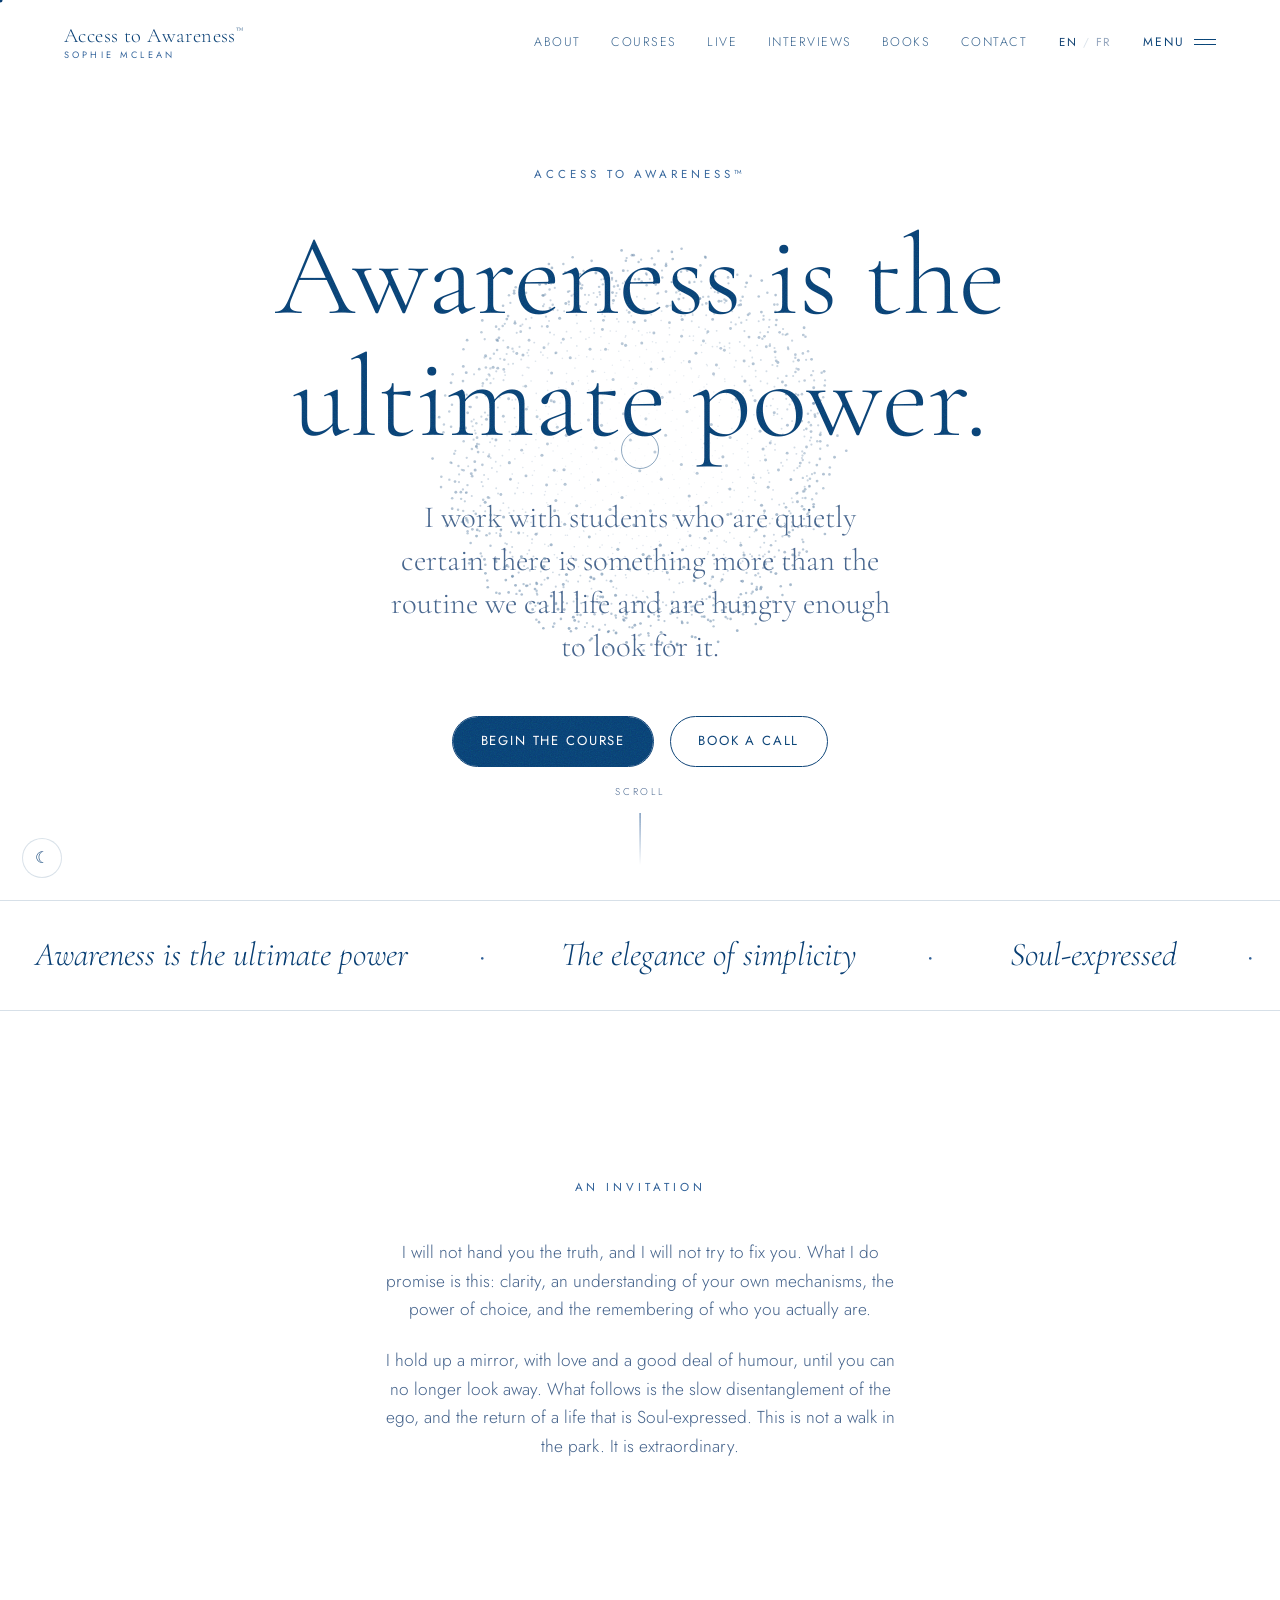
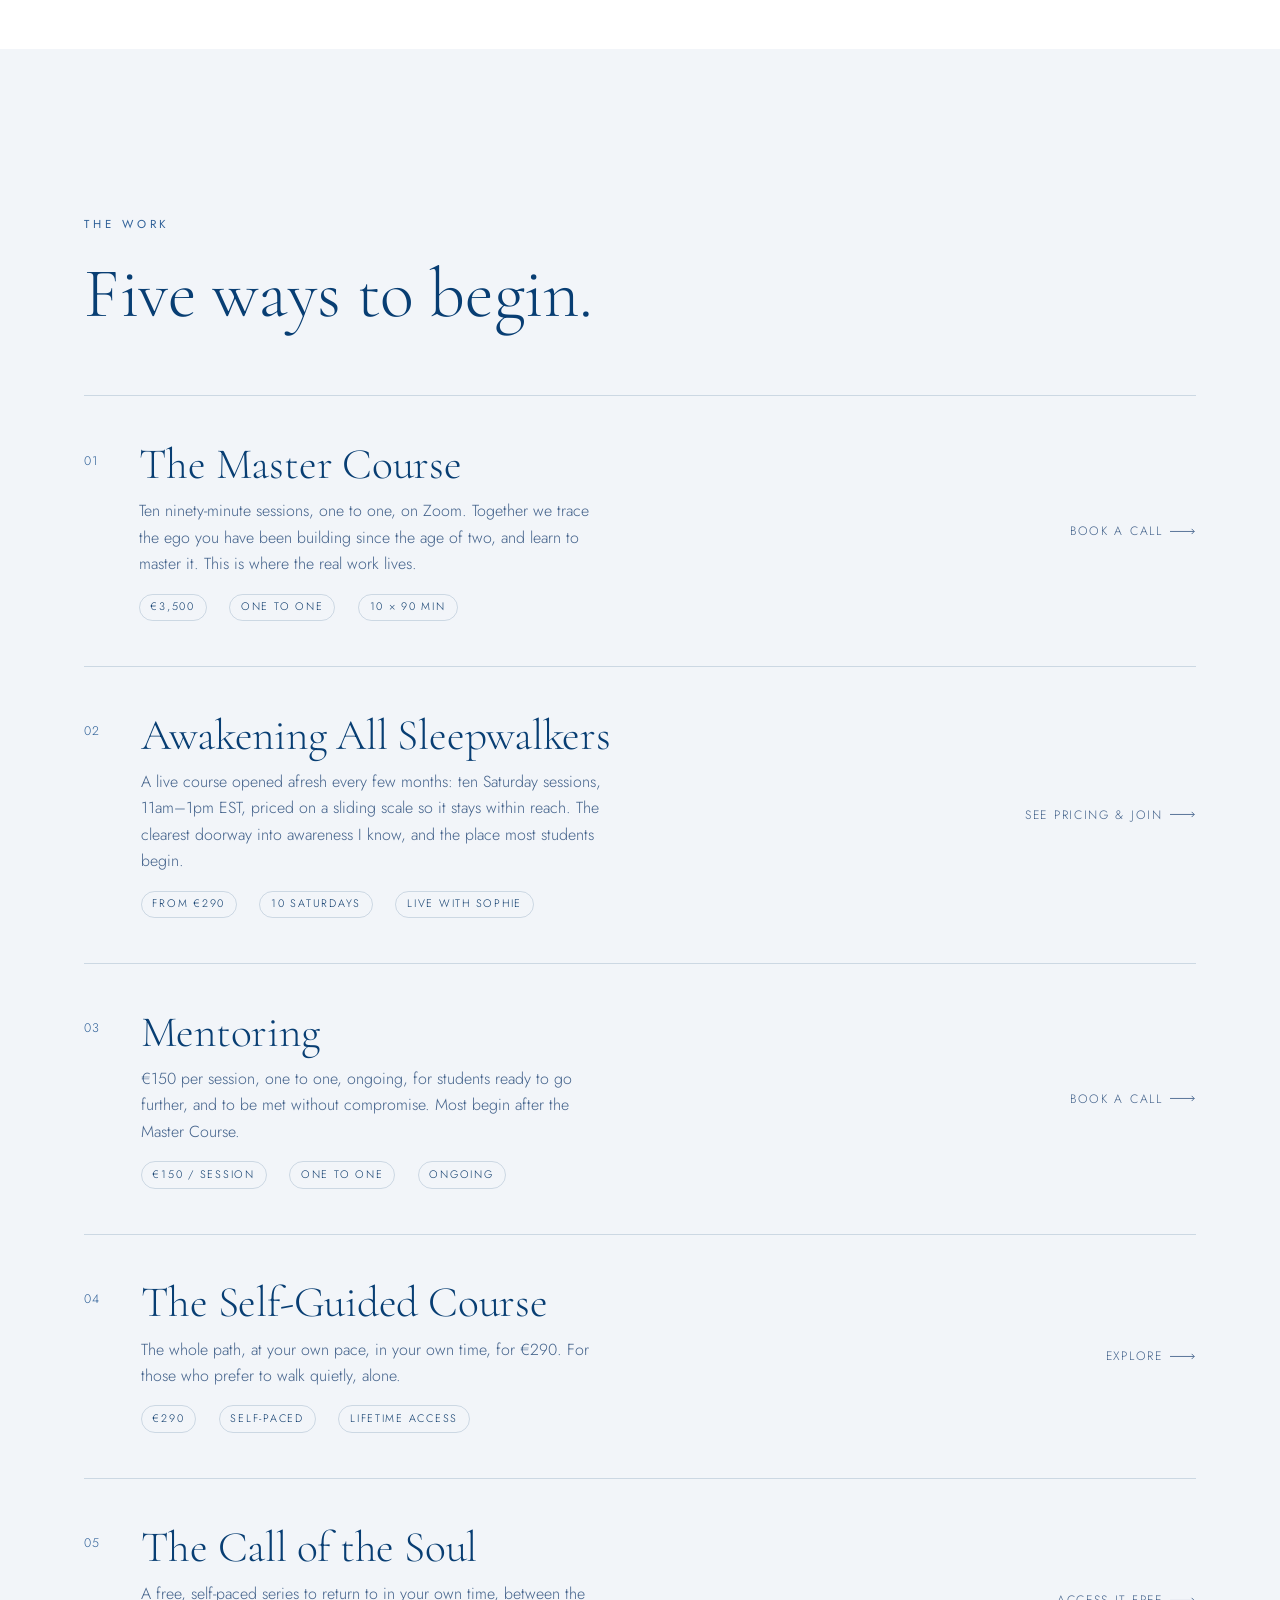
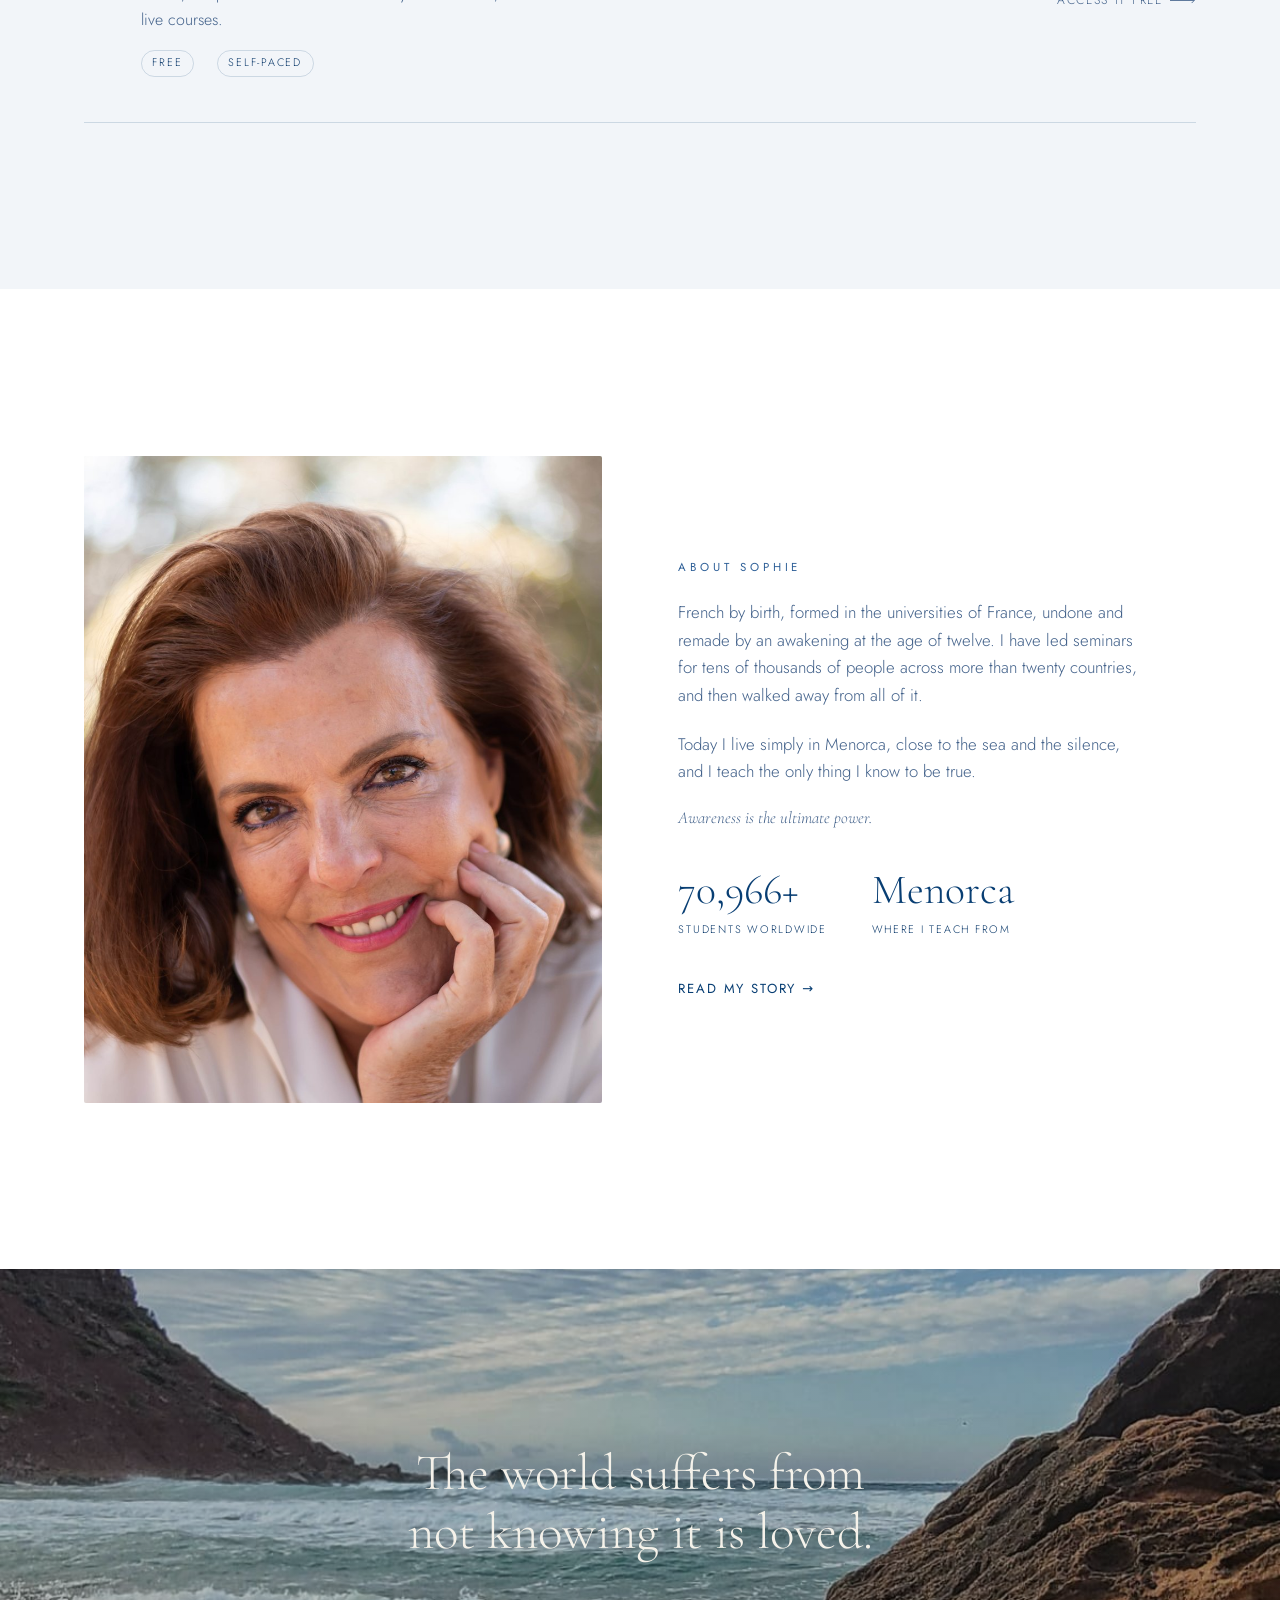
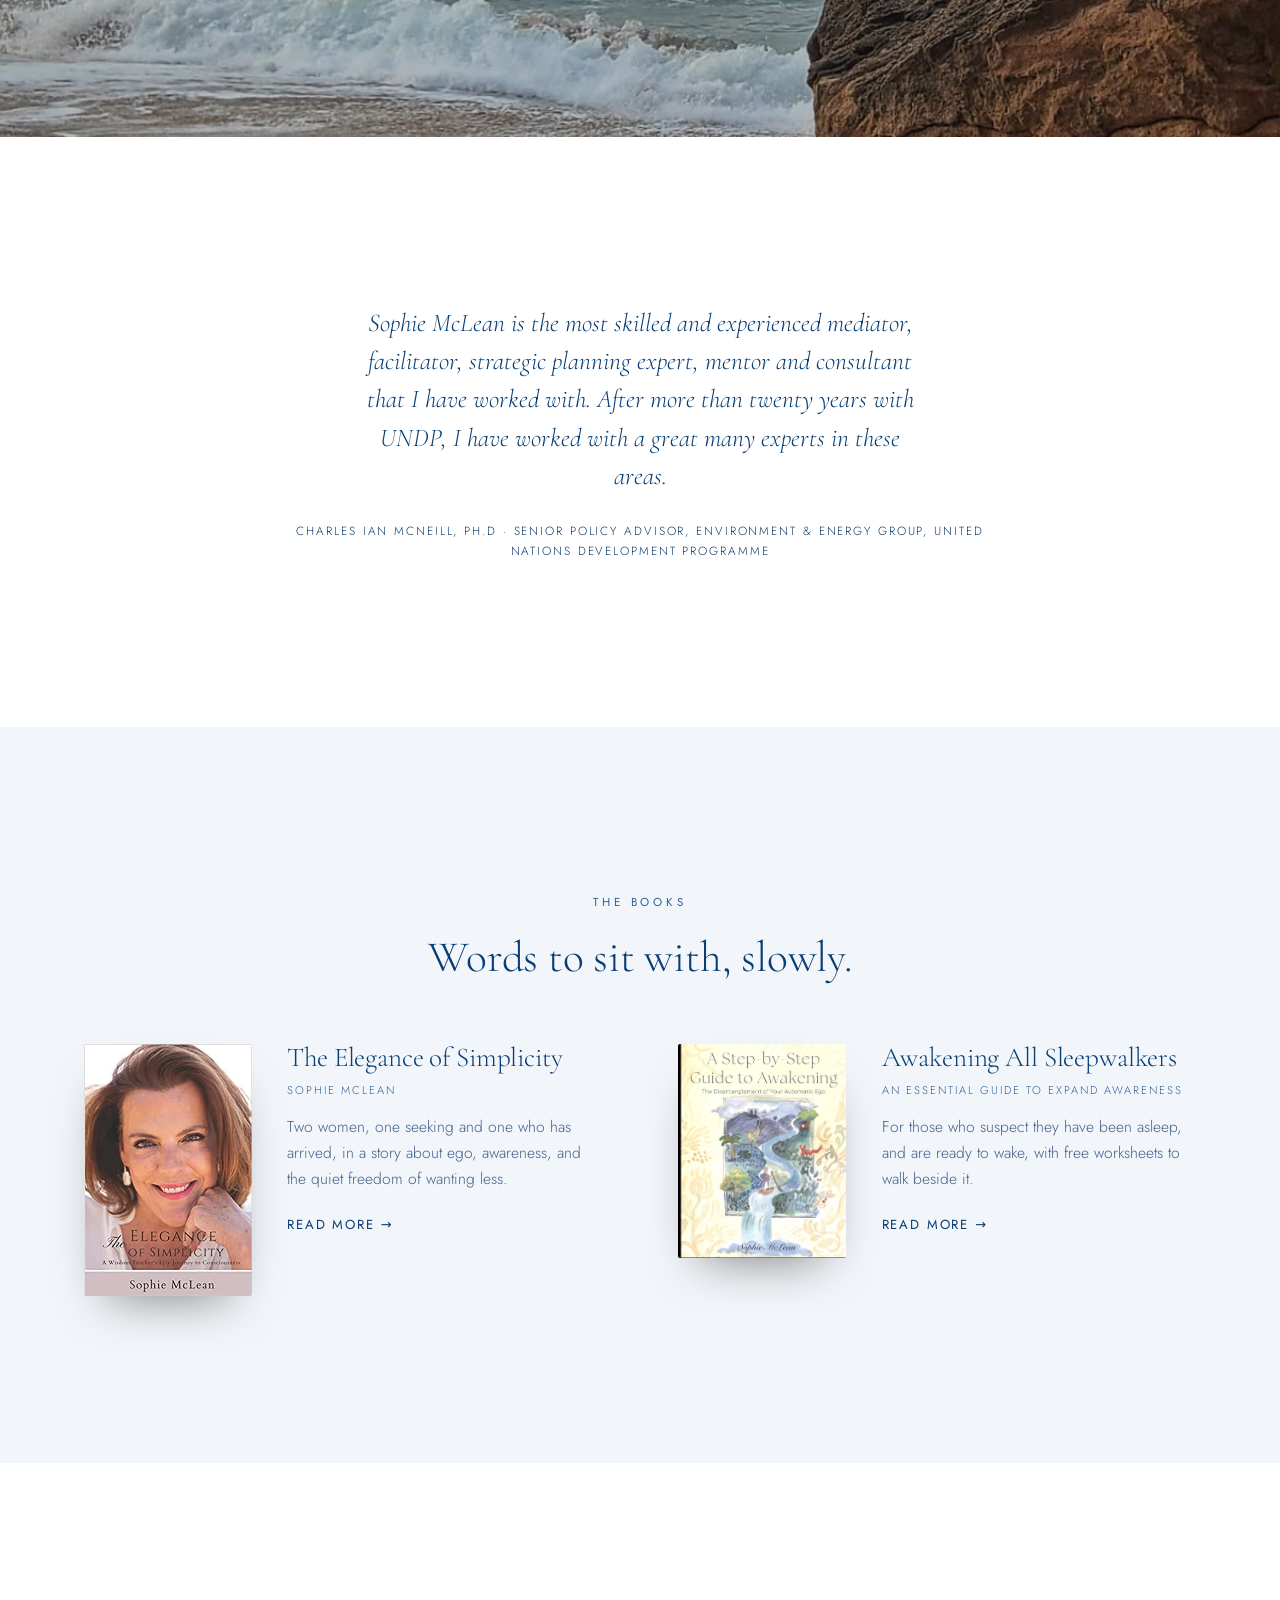
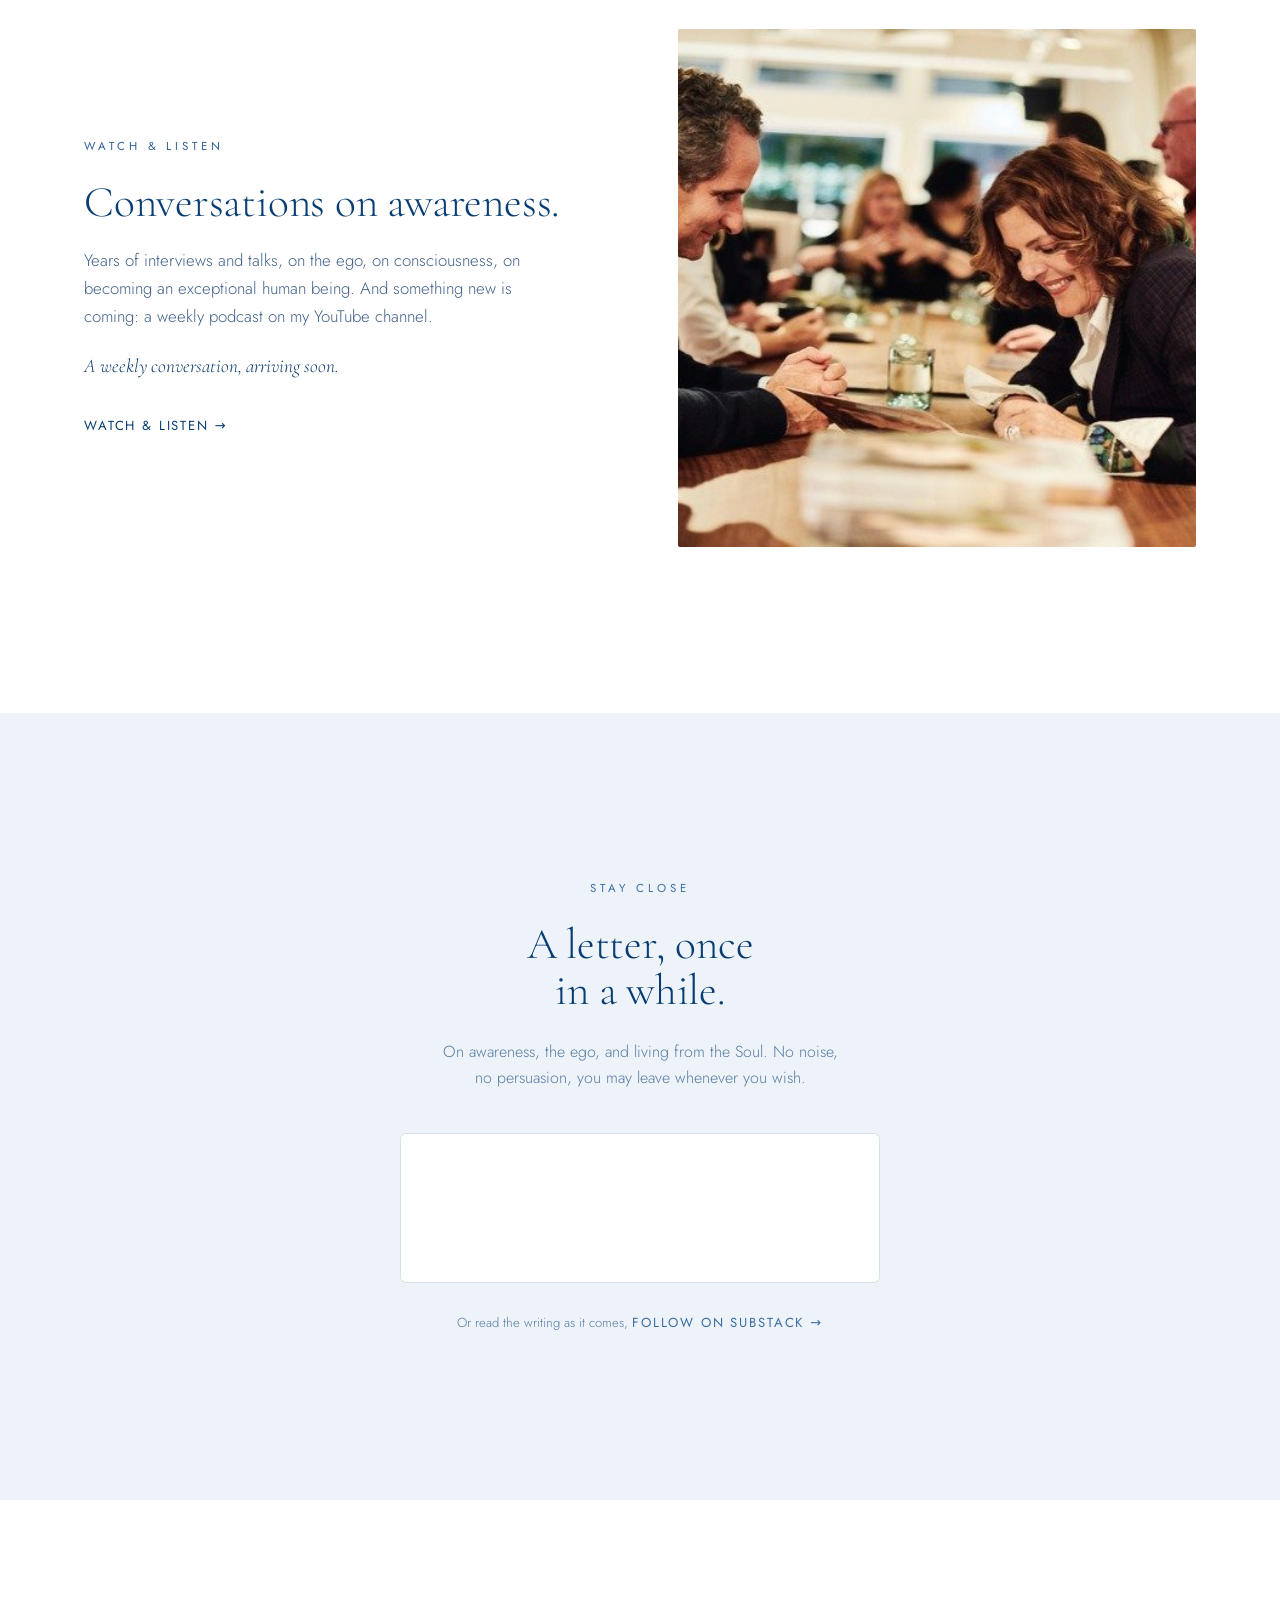
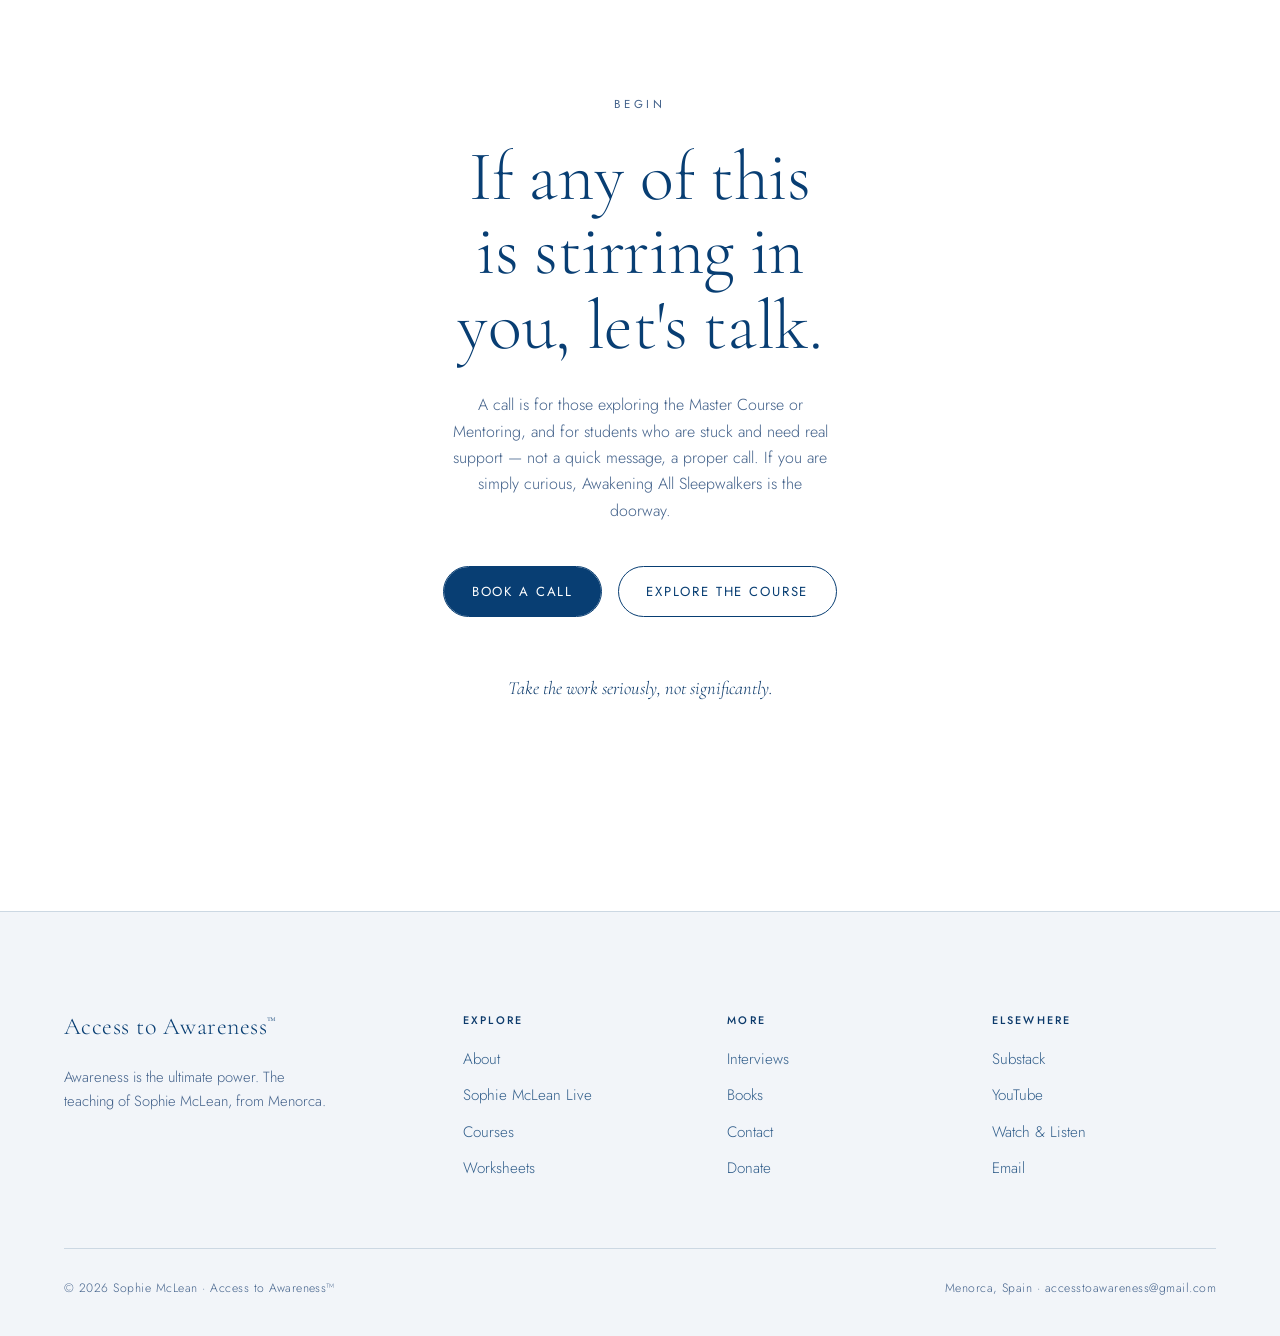
<file: sophiemcleansitefiles (latest)/index.html>
<!DOCTYPE html>
<html lang="en">
<head>
<meta charset="UTF-8" />
<meta name="viewport" content="width=device-width, initial-scale=1.0" />
<title>Access to Awareness™ Sophie McLean</title>
<meta name="description" content="Awareness is the ultimate power. A space of total acceptance, where the ego is seen through, the teaching of Sophie McLean, from Menorca." />
<link rel="preconnect" href="https://fonts.googleapis.com" />
<link rel="preconnect" href="https://fonts.gstatic.com" crossorigin />
<link href="https://fonts.googleapis.com/css2?family=Cormorant+Garamond:ital,wght@0,300;0,400;0,500;1,300;1,400&family=Jost:wght@300;400;500&display=swap" rel="stylesheet" />
<link rel="stylesheet" href="styles.css" />
</head>
<body>

<div class="grain"></div>
<div class="progress" id="progress"></div>
<div class="cursor-ring" id="ring"></div>
<div class="cursor-dot" id="dot"></div>
<button class="theme-toggle" id="themeToggle" aria-label="Toggle light and dark">☾</button>

<header class="site" id="header">
 <a href="index.html" class="brand" data-hover>Access to Awareness<sup>™</sup><span>Sophie McLean</span></a>
 <div class="nav-right">
 <nav class="nav-links">
 <a href="about.html">About</a>
 <a href="courses.html">Courses</a>
 <a href="live.html">Live</a>
 <a href="interviews.html">Interviews</a>
 <a href="books.html">Books</a>
 <a href="contact.html">Contact</a>
 </nav>
 <button class="menu-toggle" id="menuOpen" data-hover>Menu <span class="bars"><i></i><i></i></span></button>
 </div>
</header>

<div class="overlay" id="overlay">
 <button class="close" id="menuClose" data-hover>Close ✕</button>
 <div class="overlay-grid">
 <nav>
 <a href="index.html" aria-current="page"><span class="n">01</span>Home</a>
 <a href="about.html"><span class="n">02</span>About</a>
 <a href="live.html"><span class="n">03</span>Sophie McLean Live</a>
 <a href="courses.html"><span class="n">04</span>Courses</a>
 <a href="worksheets.html"><span class="n">05</span>Worksheets</a>
 <a href="interviews.html"><span class="n">06</span>Interviews</a>
 <a href="books.html"><span class="n">07</span>Books</a>
 <a href="contact.html"><span class="n">08</span>Contact</a>
 <a href="donate.html"><span class="n">09</span>Donate</a>
 </nav>
 <div class="overlay-side">
 <p>For the Master Course and Mentoring, we begin with a conversation.</p>
 <a href="https://calendar.app.google/YEHpZKvGVmbxUsGu7" target="_blank" rel="noopener" class="link-u" data-hover>Book a call →</a><br><br>
 <a href="mailto:accesstoawareness@gmail.com" class="link-u" data-hover>accesstoawareness@gmail.com</a><br><br>
 <a href="https://accesstoawareness.substack.com/" target="_blank" rel="noopener" class="link-u" data-hover>Follow on Substack →</a>
 </div>
 </div>
</div>

<main id="top">

<!-- HERO -->
<section class="hero">
 <canvas id="sphere"></canvas>
 <div class="hero-veil"></div>
 <div class="hero-inner">
 <p class="eyebrow fade-up" data-delay="0">Access to Awareness™</p>
 <h1 class="display" data-split data-delay="1">Awareness is the ultimate power.</h1>
 <p class="lead fade-up" data-delay="2">I work with students who are quietly certain there is something more than the routine we call life and are hungry enough to look for it.</p>
 <div class="hero-cta fade-up" data-delay="3">
 <a href="courses.html#free" class="btn btn--fill" data-hover>Begin the course</a>
 <a href="https://calendar.app.google/YEHpZKvGVmbxUsGu7" target="_blank" rel="noopener" class="btn" data-hover>Book a call</a>
 </div>
 </div>
 <div class="scrollcue"><span>Scroll</span><span class="l"></span></div>
</section>

<!-- MARQUEE -->
<div class="marquee">
 <div class="marquee-track" id="marquee">
 <span>Awareness is the ultimate power</span>
 <span>The elegance of simplicity</span>
 <span>Soul-expressed</span>
 <span>The disentanglement of the ego</span>
 <span>A space of total acceptance</span>
 </div>
</div>

<!-- INVITATION -->
<section class="invite pad">
 <div class="wrap">
 <p class="eyebrow fade-up" style="margin-bottom:1.6rem;">An invitation</p>
 <div class="invite-body">
 <p class="fade-up">I will not hand you the truth, and I will not try to fix you. What I do promise is this: clarity, an understanding of your own mechanisms, the power of choice, and the remembering of who you actually are.</p>
 <p class="fade-up">I hold up a mirror, with love and a good deal of humour, until you can no longer look away. What follows is the slow disentanglement of the ego, and the return of a life that is Soul-expressed. This is not a walk in the park. It is extraordinary.</p>
 </div>
 </div>
</section>

<!-- THE WORK -->
<section class="pad panel" id="work">
 <div class="wrap">
 <div class="sec-head">
 <span class="eyebrow fade-up">The Work</span>
 <h2 class="h-lg" data-split>Five ways to begin.</h2>
 </div>

 <a href="https://calendar.app.google/YEHpZKvGVmbxUsGu7" target="_blank" rel="noopener" class="offer fade-up" data-hover>
 <span class="num">01</span>
 <div class="mid">
 <h3>The Master Course</h3>
 <p>Ten ninety-minute sessions, one to one, on Zoom. Together we trace the ego you have been building since the age of two, and learn to master it. This is where the real work lives.</p>
 <div class="meta"><span>€3,500</span><span>One to one</span><span>10 × 90 min</span></div>
 </div>
 <span class="go">Book a call <svg viewBox="0 0 30 8" fill="none"><path d="M0 4h28M25 1l3 3-3 3" stroke="currentColor"/></svg></span>
 </a>

 <a href="courses.html#free" class="offer fade-up" data-hover>
 <span class="num">02</span>
 <div class="mid">
 <h3>Awakening All Sleepwalkers</h3>
 <p>A live course opened afresh every few months: ten Saturday sessions, 11am–1pm EST, priced on a sliding scale so it stays within reach. The clearest doorway into awareness I know, and the place most students begin.</p>
 <div class="meta"><span>From €290</span><span>10 Saturdays</span><span>Live with Sophie</span></div>
 </div>
 <span class="go">See pricing &amp; join <svg viewBox="0 0 30 8" fill="none"><path d="M0 4h28M25 1l3 3-3 3" stroke="currentColor"/></svg></span>
 </a>

 <a href="https://calendar.app.google/YEHpZKvGVmbxUsGu7" target="_blank" rel="noopener" class="offer fade-up" data-hover>
 <span class="num">03</span>
 <div class="mid">
 <h3>Mentoring</h3>
 <p>€150 per session, one to one, ongoing, for students ready to go further, and to be met without compromise. Most begin after the Master Course.</p>
 <div class="meta"><span>€150 / session</span><span>One to one</span><span>Ongoing</span></div>
 </div>
 <span class="go">Book a call <svg viewBox="0 0 30 8" fill="none"><path d="M0 4h28M25 1l3 3-3 3" stroke="currentColor"/></svg></span>
 </a>

 <a href="courses.html" class="offer fade-up" data-hover>
 <span class="num">04</span>
 <div class="mid">
 <h3>The Self-Guided Course</h3>
 <p>The whole path, at your own pace, in your own time, for €290. For those who prefer to walk quietly, alone.</p>
 <div class="meta"><span>€290</span><span>Self-paced</span><span>Lifetime access</span></div>
 </div>
 <span class="go">Explore <svg viewBox="0 0 30 8" fill="none"><path d="M0 4h28M25 1l3 3-3 3" stroke="currentColor"/></svg></span>
 </a>

 <a href="courses.html#soul" class="offer fade-up" data-hover>
 <span class="num">05</span>
 <div class="mid">
 <h3>The Call of the Soul</h3>
 <p>A free, self-paced series to return to in your own time, between the live courses.</p>
 <div class="meta"><span>Free</span><span>Self-paced</span></div>
 </div>
 <span class="go">Access it free <svg viewBox="0 0 30 8" fill="none"><path d="M0 4h28M25 1l3 3-3 3" stroke="currentColor"/></svg></span>
 </a>
 </div>
</section>

<!-- ABOUT PREVIEW -->
<section class="pad" id="about-preview">
 <div class="wrap split">
 <div class="split-media img-mask fade-up">
 <img src="images/sophie-portrait-outdoor-original.jpg" alt="Sophie McLean" loading="lazy" />
 </div>
 <div class="split-copy">
 <span class="eyebrow fade-up">About Sophie</span>
 <p class="fade-up">French by birth, formed in the universities of France, undone and remade by an awakening at the age of twelve. I have led seminars for tens of thousands of people across more than twenty countries, and then walked away from all of it.</p>
 <p class="fade-up">Today I live simply in Menorca, close to the sea and the silence, and I teach the only thing I know to be true.</p>
 <p class="about-truth fade-up">Awareness is the ultimate power.</p>
 <div class="stats">
 <div class="st fade-up"><div class="n" data-count="80000">0</div><div class="k">Students worldwide</div></div>
 <div class="st fade-up"><div class="n">Menorca</div><div class="k">Where I teach from</div></div>
 </div>
 <div class="fade-up" style="margin-top:2.2rem;"><a href="about.html" class="link-u" data-hover>Read my story →</a></div>
 </div>
 </div>
</section>

<!-- BAND QUOTE -->
<section class="band">
 <img src="images/menorca-beach-cliffs.jpg" alt="Waves breaking on a Menorca beach beside red cliffs" loading="lazy" />
 <div class="band-quote"><blockquote>The world suffers from not knowing it is loved.</blockquote></div>
</section>

<!-- TESTIMONIAL -->
<section class="pad testimonial">
 <div class="wrap-narrow fade-up">
 <blockquote>Sophie McLean is the most skilled and experienced mediator, facilitator, strategic planning expert, mentor and consultant that I have worked with. After more than twenty years with UNDP, I have worked with a great many experts in these areas.</blockquote>
 <p class="attr">Charles Ian McNeill, Ph.D · Senior Policy Advisor, Environment &amp; Energy Group, United Nations Development Programme</p>
 </div>
</section>

<!-- BOOKS PREVIEW -->
<section class="pad panel" id="books-preview">
 <div class="wrap">
 <div class="sec-head center">
 <span class="eyebrow fade-up">The Books</span>
 <h2 class="h-md fade-up">Words to sit with, slowly.</h2>
 </div>
 <div class="books-grid">
 <div class="book fade-up">
 <div class="book-cover"><img src="images/sophie-book-elegance-cover.jpg" alt="The Elegance of Simplicity book cover" loading="lazy" /></div>
 <div class="book-info">
 <h3>The Elegance of Simplicity</h3>
 <div class="by">Sophie McLean</div>
 <p>Two women, one seeking and one who has arrived, in a story about ego, awareness, and the quiet freedom of wanting less.</p>
 <a href="books.html" class="link-u" data-hover>Read more →</a>
 </div>
 </div>
 <div class="book fade-up">
 <div class="book-cover"><img src="images/sophie-book-awakening-cover.jpg" alt="Awakening All Sleepwalkers book cover" loading="lazy" /></div>
 <div class="book-info">
 <h3>Awakening All Sleepwalkers</h3>
 <div class="by">An Essential Guide to Expand Awareness</div>
 <p>For those who suspect they have been asleep, and are ready to wake, with free worksheets to walk beside it.</p>
 <a href="books.html" class="link-u" data-hover>Read more →</a>
 </div>
 </div>
 </div>
 </div>
</section>

<!-- INTERVIEWS / PODCAST TEASER -->
<section class="pad" id="watch-preview">
 <div class="wrap split reverse">
 <div class="split-media wide img-mask fade-up">
 <img src="images/sophie-in-conversation.jpg" alt="Sophie McLean recording a conversation" loading="lazy" />
 </div>
 <div class="split-copy">
 <span class="eyebrow fade-up">Watch &amp; Listen</span>
 <h2 class="h-md fade-up" style="margin-bottom:1.4rem;">Conversations on awareness.</h2>
 <p class="fade-up">Years of interviews and talks, on the ego, on consciousness, on becoming an exceptional human being. And something new is coming: a weekly podcast on my YouTube channel.</p>
 <p class="fade-up italic" style="color:var(--olive-dk);font-family:var(--serif);font-size:1.2rem;">A weekly conversation, arriving soon.</p>
 <div class="fade-up" style="margin-top:1.8rem;"><a href="interviews.html" class="link-u" data-hover>Watch &amp; listen →</a></div>
 </div>
 </div>
</section>

<!-- STAY / NEWSLETTER -->
<section class="ink-section pad center" id="stay">
 <div class="wrap">
 <p class="eyebrow fade-up">Stay close</p>
 <h2 class="h-md fade-up" style="max-width:16ch;margin:1.4rem auto 0;">A letter, once in a while.</h2>
 <p class="fade-up" style="max-width:44ch;margin:1.6rem auto 0;">On awareness, the ego, and living from the Soul. No noise, no persuasion, you may leave whenever you wish.</p>
 <div class="fade-up substack-embed">
 <iframe src="https://accesstoawareness.substack.com/embed" width="480" height="150" style="border:1px solid var(--line); background:#fff; border-radius:6px;" frameborder="0" scrolling="no" title="Subscribe on Substack"></iframe>
 </div>
 <p class="sub-line fade-up">Or read the writing as it comes, <a href="https://accesstoawareness.substack.com/" target="_blank" rel="noopener" class="link-u" data-hover>follow on Substack →</a></p>
 </div>
</section>

<!-- FINAL CTA -->
<section class="final pad">
 <div class="wrap">
 <p class="eyebrow fade-up" style="margin-bottom:1.6rem;">Begin</p>
 <h2 class="h-lg" data-split>If any of this is stirring in you, let's talk.</h2>
 <p class="fade-up">A call is for those exploring the Master Course or Mentoring, and for students who are stuck and need real support — not a quick message, a proper call. If you are simply curious, Awakening All Sleepwalkers is the doorway.</p>
 <div class="fade-up" style="display:flex;gap:1rem;justify-content:center;flex-wrap:wrap;">
 <a href="https://calendar.app.google/YEHpZKvGVmbxUsGu7" target="_blank" rel="noopener" class="btn btn--fill" data-hover>Book a call</a>
 <a href="courses.html#free" class="btn" data-hover>Explore the course</a>
 </div>
 <p class="humour fade-up">Take the work seriously, not significantly.</p>
 </div>
</section>

</main>

<footer class="site">
 <div class="foot-grid">
 <div class="foot-brand">
 <a href="index.html" class="brand" data-hover>Access to Awareness<sup>™</sup></a>
 <p>Awareness is the ultimate power. The teaching of Sophie McLean, from Menorca.</p>
 </div>
 <div class="foot-col">
 <h4>Explore</h4>
 <a href="about.html" data-hover>About</a>
 <a href="live.html" data-hover>Sophie McLean Live</a>
 <a href="courses.html" data-hover>Courses</a>
 <a href="worksheets.html" data-hover>Worksheets</a>
 </div>
 <div class="foot-col">
 <h4>More</h4>
 <a href="interviews.html" data-hover>Interviews</a>
 <a href="books.html" data-hover>Books</a>
 <a href="contact.html" data-hover>Contact</a>
 <a href="donate.html" data-hover>Donate</a>
 </div>
 <div class="foot-col">
 <h4>Elsewhere</h4>
 <a href="https://accesstoawareness.substack.com/" target="_blank" rel="noopener" data-hover>Substack</a>
 <a href="https://www.youtube.com/@sophiemcleanwisdomteacher" target="_blank" rel="noopener" data-hover>YouTube</a>
 <a href="interviews.html" data-hover>Watch &amp; Listen</a>
 <a href="mailto:accesstoawareness@gmail.com" data-hover>Email</a>
 </div>
 </div>
 <div class="foot-bottom">
 <span>© <span id="yr"></span> Sophie McLean · Access to Awareness™</span>
 <span>Menorca, Spain · accesstoawareness@gmail.com</span>
 </div>
</footer>

<script src="translations.js"></script>
<script src="app.js"></script>
</body>
</html>
</file>
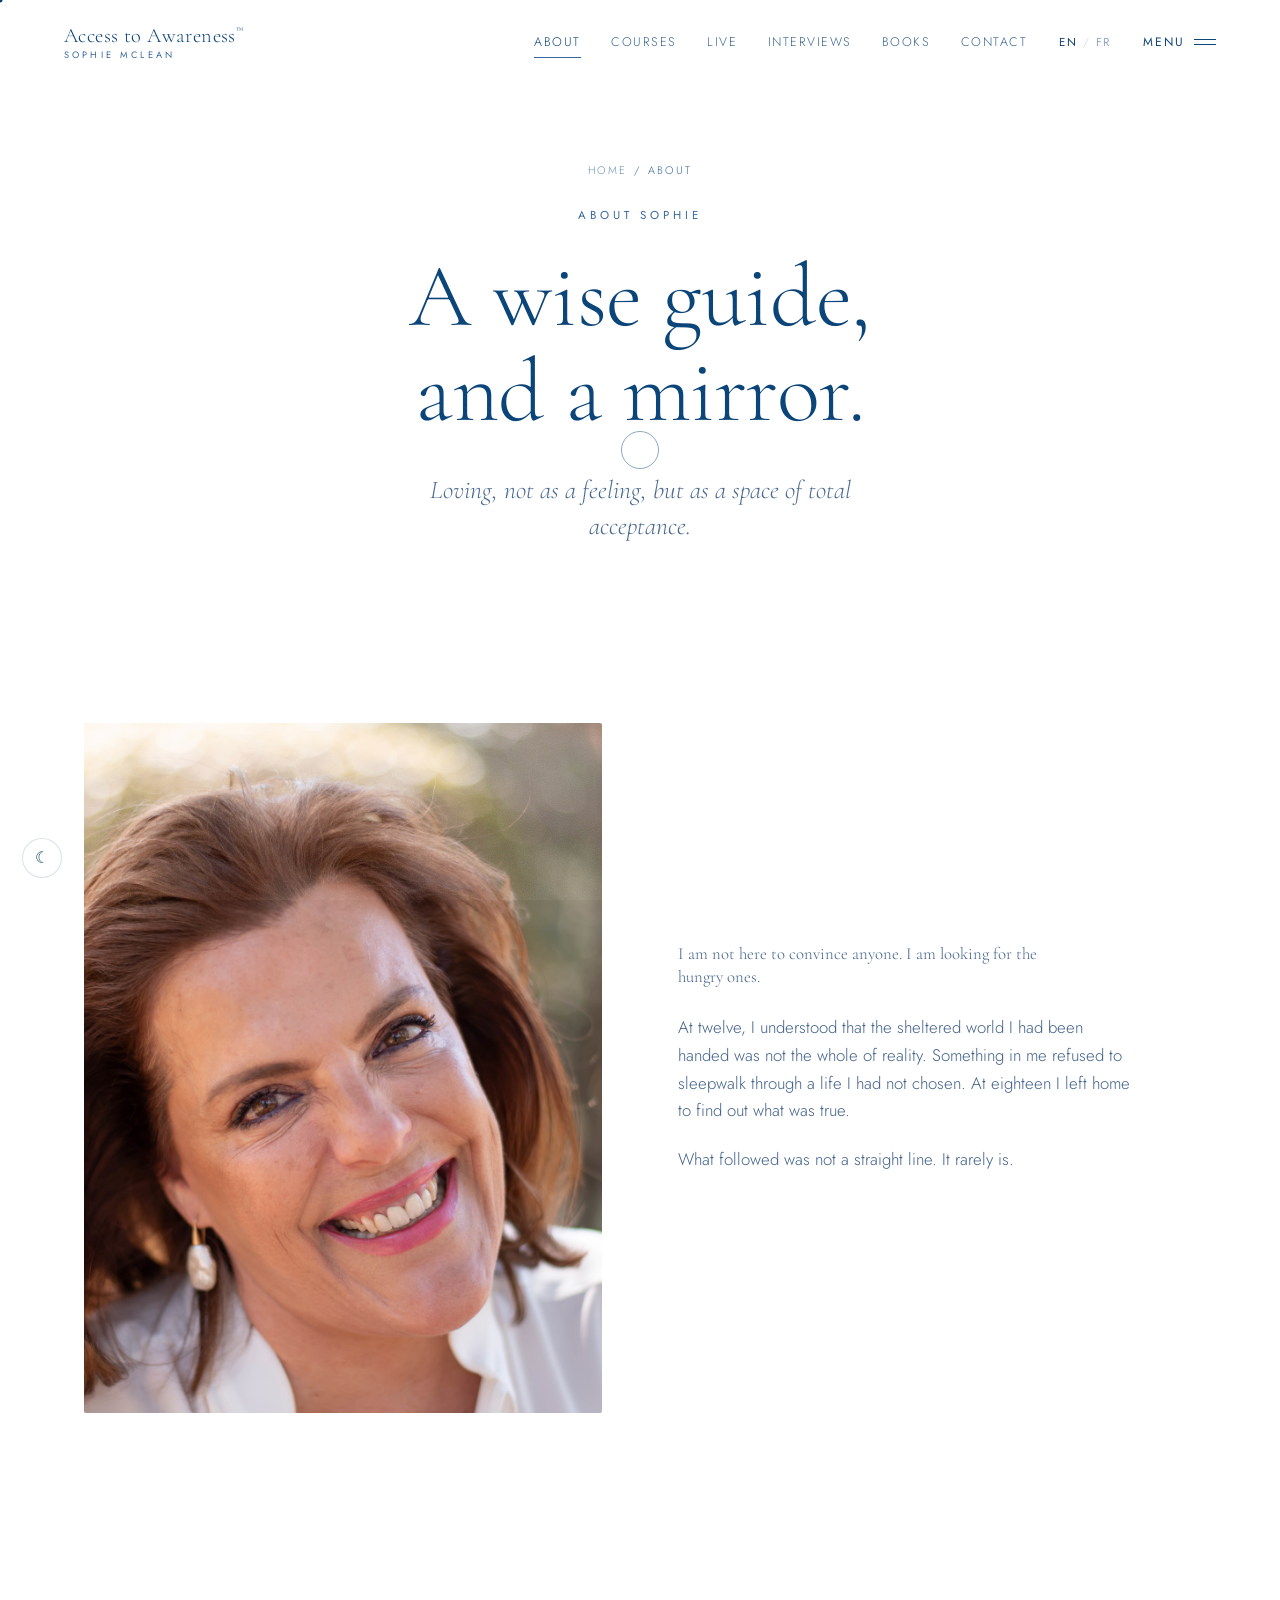
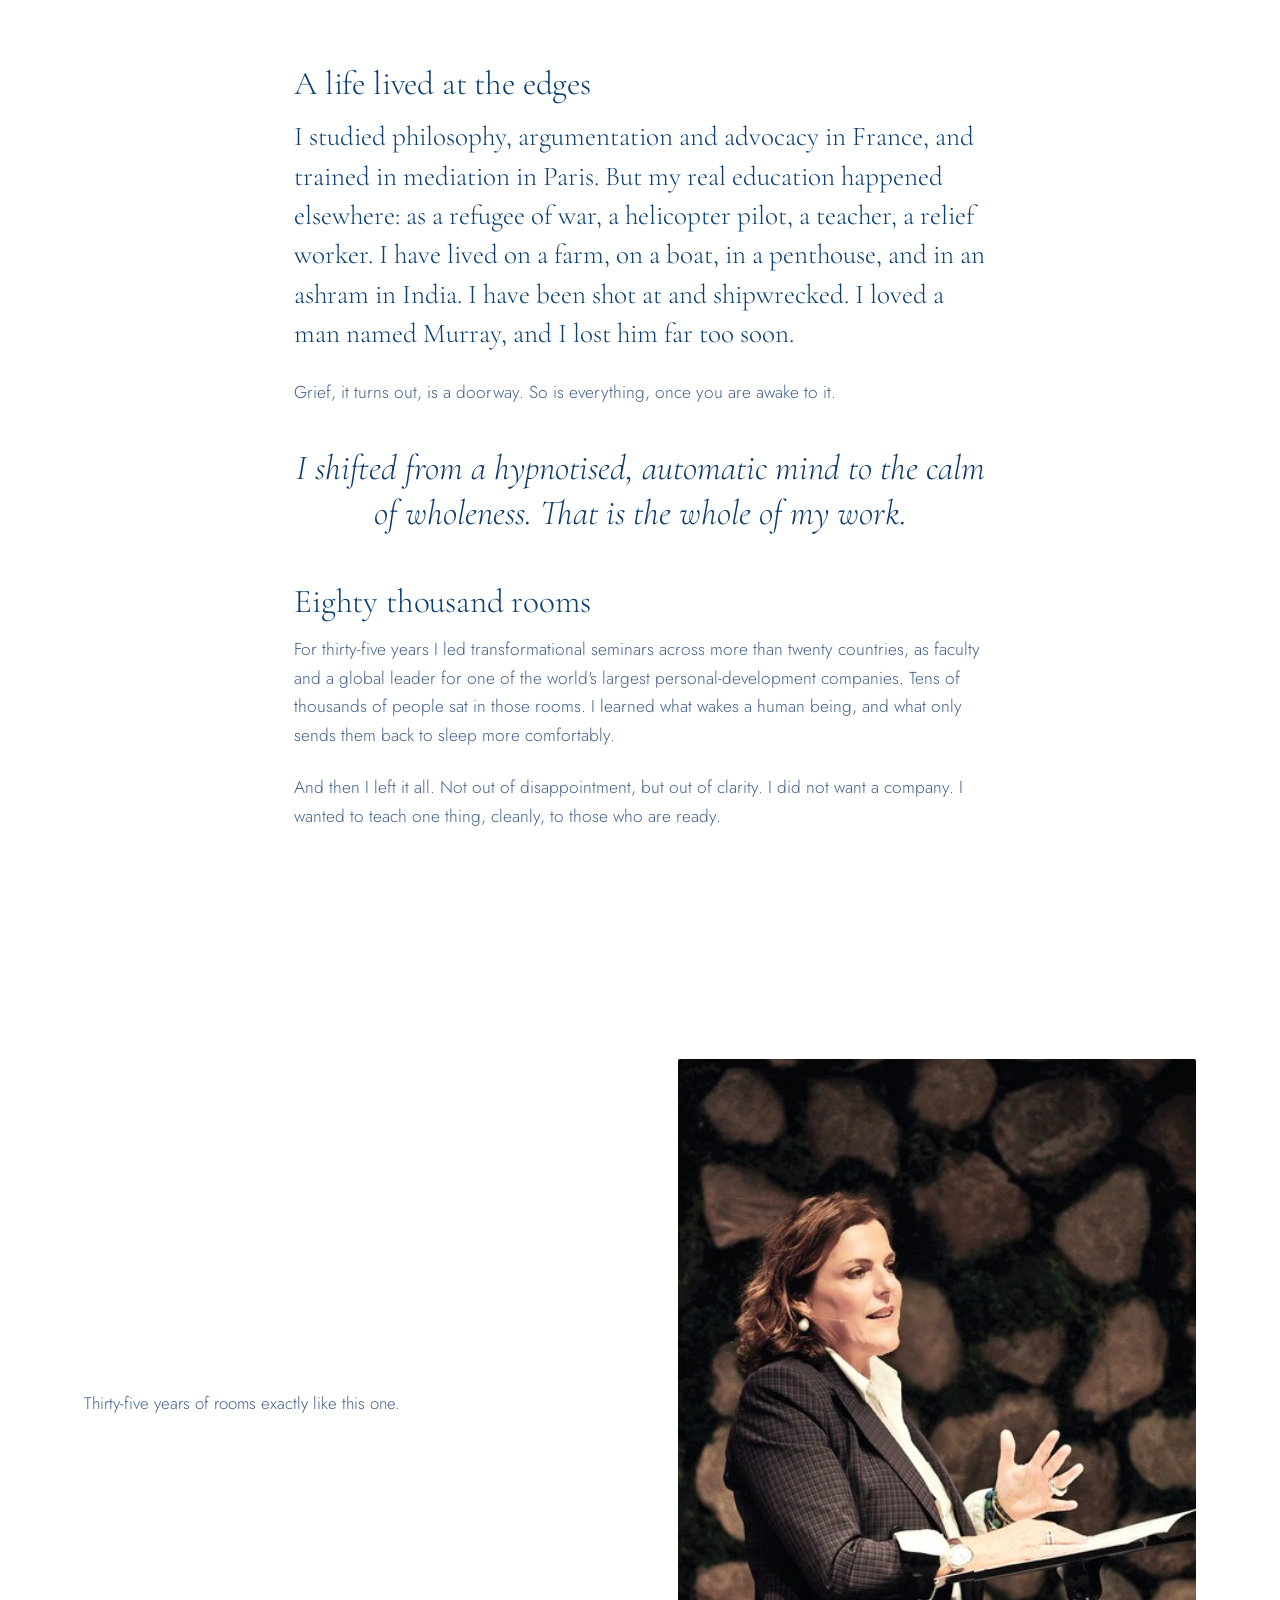
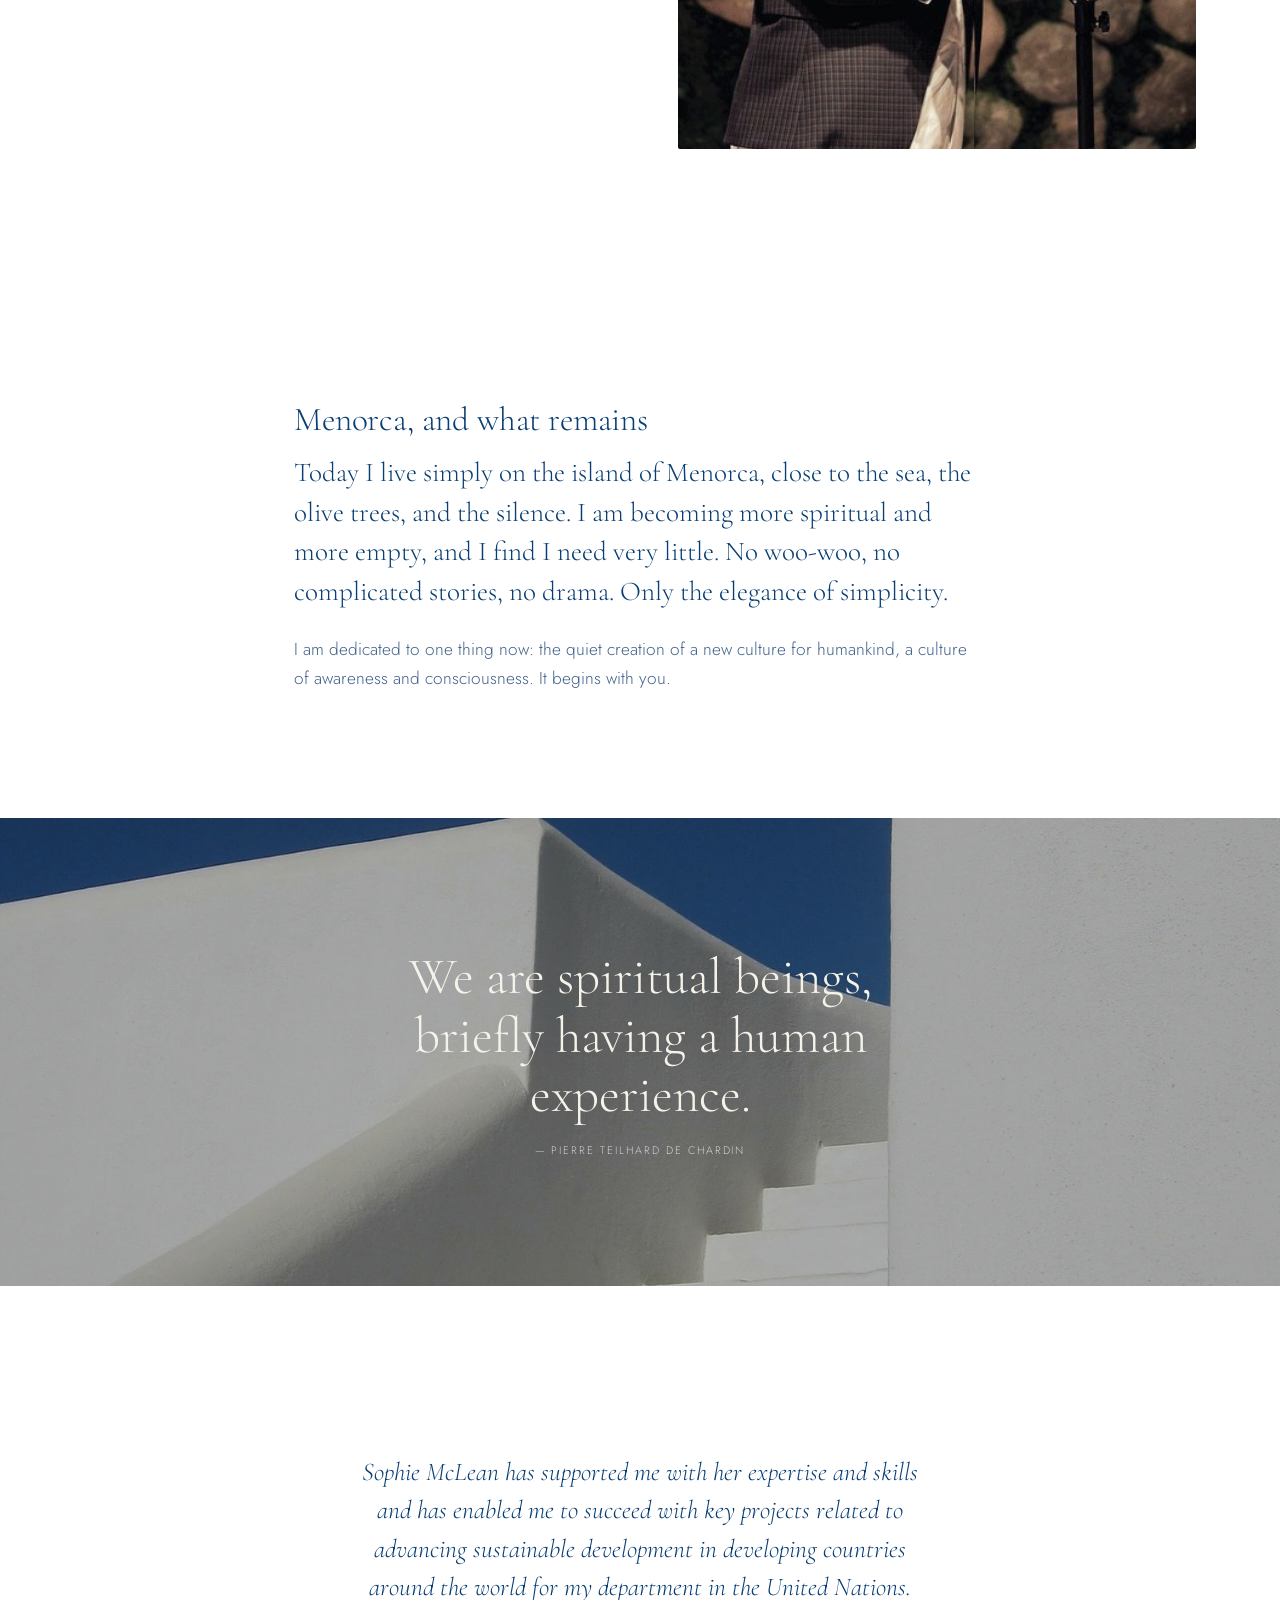
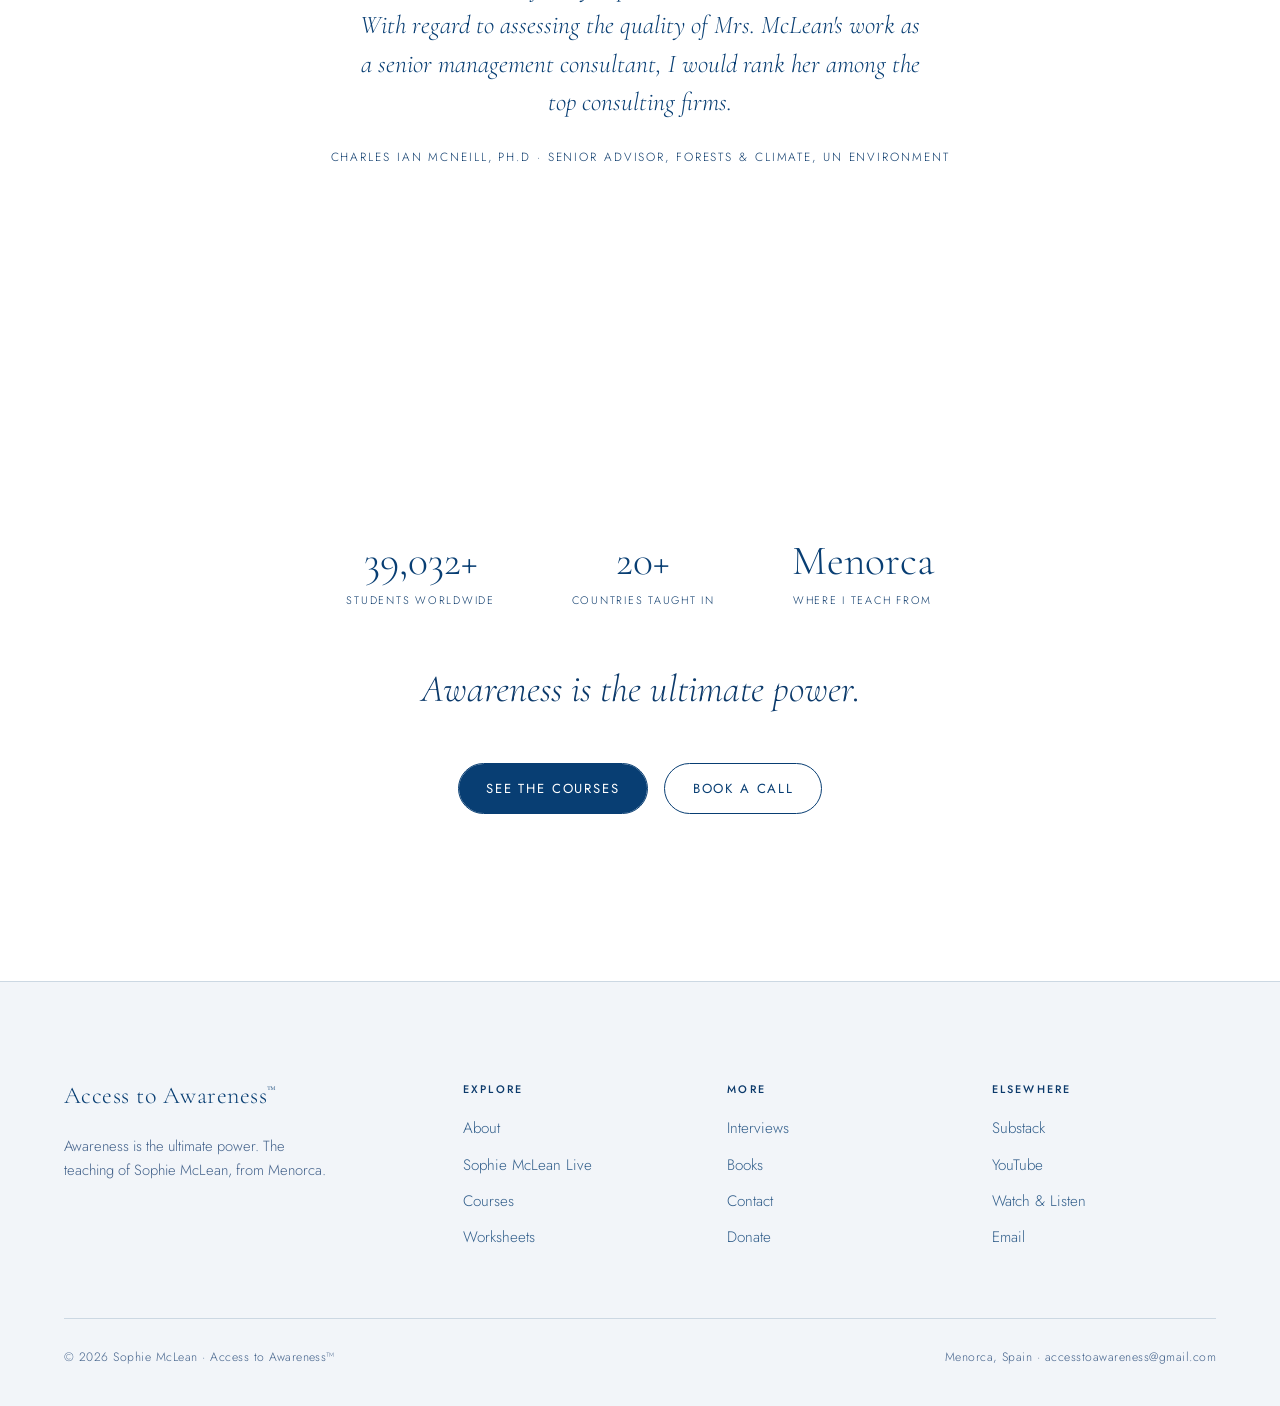
<file: sophiemcleansitefiles (latest)/about.html>
<!DOCTYPE html>
<html lang="en">
<head>
<meta charset="UTF-8" />
<meta name="viewport" content="width=device-width, initial-scale=1.0" />
<title>About, Access to Awareness™ · Sophie McLean</title>
<meta name="description" content="The story of Sophie McLean, from a sheltered childhood and an awakening at twelve, to teaching tens of thousands, to a simple life in Menorca." />
<link rel="preconnect" href="https://fonts.googleapis.com" />
<link rel="preconnect" href="https://fonts.gstatic.com" crossorigin />
<link href="https://fonts.googleapis.com/css2?family=Cormorant+Garamond:ital,wght@0,300;0,400;0,500;1,300;1,400&family=Jost:wght@300;400;500&display=swap" rel="stylesheet" />
<link rel="stylesheet" href="styles.css" />
</head>
<body>

<div class="grain"></div>
<div class="progress" id="progress"></div>
<div class="cursor-ring" id="ring"></div>
<div class="cursor-dot" id="dot"></div>
<button class="theme-toggle" id="themeToggle" aria-label="Toggle light and dark">☾</button>

<header class="site" id="header">
 <a href="index.html" class="brand" data-hover>Access to Awareness<sup>™</sup><span>Sophie McLean</span></a>
 <div class="nav-right">
 <nav class="nav-links">
 <a href="about.html" class="active">About</a>
 <a href="courses.html">Courses</a>
 <a href="live.html">Live</a>
 <a href="interviews.html">Interviews</a>
 <a href="books.html">Books</a>
 <a href="contact.html">Contact</a>
 </nav>
 <button class="menu-toggle" id="menuOpen" data-hover>Menu <span class="bars"><i></i><i></i></span></button>
 </div>
</header>

<div class="overlay" id="overlay">
 <button class="close" id="menuClose" data-hover>Close ✕</button>
 <div class="overlay-grid">
 <nav>
 <a href="index.html"><span class="n">01</span>Home</a>
 <a href="about.html" aria-current="page"><span class="n">02</span>About</a>
 <a href="live.html"><span class="n">03</span>Sophie McLean Live</a>
 <a href="courses.html"><span class="n">04</span>Courses</a>
 <a href="worksheets.html"><span class="n">05</span>Worksheets</a>
 <a href="interviews.html"><span class="n">06</span>Interviews</a>
 <a href="books.html"><span class="n">07</span>Books</a>
 <a href="contact.html"><span class="n">08</span>Contact</a>
 <a href="donate.html"><span class="n">09</span>Donate</a>
 </nav>
 <div class="overlay-side">
 <p>For the Master Course and Mentoring, we begin with a conversation.</p>
 <a href="https://calendar.app.google/YEHpZKvGVmbxUsGu7" target="_blank" rel="noopener" class="link-u" data-hover>Book a call →</a><br><br>
 <a href="mailto:accesstoawareness@gmail.com" class="link-u" data-hover>accesstoawareness@gmail.com</a><br><br>
 <a href="https://accesstoawareness.substack.com/" target="_blank" rel="noopener" class="link-u" data-hover>Follow on Substack →</a>
 </div>
 </div>
</div>

<main>

<section class="page-hero">
 <div class="breadcrumb fade-up"><a href="index.html">Home</a> <span>/</span> <span>About</span></div>
 <p class="eyebrow fade-up">About Sophie</p>
 <h1 class="h-xl" data-split>A wise guide, and a mirror.</h1>
 <p class="sub fade-up">Loving, not as a feeling, but as a space of total acceptance.</p>
</section>

<section class="pad-sm">
 <div class="wrap split">
 <div class="split-media tall img-mask fade-up">
 <img src="images/sophie-portrait-outdoor.jpg" alt="Sophie McLean" loading="lazy" />
 </div>
 <div class="split-copy">
 <p class="lead fade-up" style="margin-bottom:1.6rem;">I am not here to convince anyone. I am looking for the hungry ones.</p>
 <p class="fade-up">At twelve, I understood that the sheltered world I had been handed was not the whole of reality. Something in me refused to sleepwalk through a life I had not chosen. At eighteen I left home to find out what was true.</p>
 <p class="fade-up">What followed was not a straight line. It rarely is.</p>
 </div>
 </div>
</section>

<section class="pad-sm">
 <div class="wrap-narrow prose">
 <h3 class="fade-up">A life lived at the edges</h3>
 <p class="fade-up">I studied philosophy, argumentation and advocacy in France, and trained in mediation in Paris. But my real education happened elsewhere: as a refugee of war, a helicopter pilot, a teacher, a relief worker. I have lived on a farm, on a boat, in a penthouse, and in an ashram in India. I have been shot at and shipwrecked. I loved a man named Murray, and I lost him far too soon.</p>
 <p class="fade-up">Grief, it turns out, is a doorway. So is everything, once you are awake to it.</p>

 <p class="pull fade-up">I shifted from a hypnotised, automatic mind to the calm of wholeness. That is the whole of my work.</p>

 <h3 class="fade-up">Eighty thousand rooms</h3>
 <p class="fade-up">For thirty-five years I led transformational seminars across more than twenty countries, as faculty and a global leader for one of the world's largest personal-development companies. Tens of thousands of people sat in those rooms. I learned what wakes a human being, and what only sends them back to sleep more comfortably.</p>
 <p class="fade-up">And then I left it all. Not out of disappointment, but out of clarity. I did not want a company. I wanted to teach one thing, cleanly, to those who are ready.</p>
 </div>
</section>

<section class="pad-sm">
 <div class="wrap split reverse">
 <div class="split-media tall img-mask fade-up">
 <img src="images/sophie-leading-seminar.jpg" alt="Sophie McLean leading a seminar on stage" loading="lazy" />
 </div>
 <div class="split-copy">
 <p class="pull fade-up" style="margin:0;">Thirty-five years of rooms exactly like this one.</p>
 </div>
 </div>
</section>

<section class="pad-sm">
 <div class="wrap-narrow prose">
 <h3 class="fade-up">Menorca, and what remains</h3>
 <p class="fade-up">Today I live simply on the island of Menorca, close to the sea, the olive trees, and the silence. I am becoming more spiritual and more empty, and I find I need very little. No woo-woo, no complicated stories, no drama. Only the elegance of simplicity.</p>
 <p class="fade-up">I am dedicated to one thing now: the quiet creation of a new culture for humankind, a culture of awareness and consciousness. It begins with you.</p>
 </div>
</section>

<section class="band">
 <img src="images/sophie-staircase-blue.jpg" alt="White staircase against a blue sky, Menorca" loading="lazy" />
 <div class="band-quote"><blockquote>We are spiritual beings, briefly having a human experience.<span class="band-attr">— Pierre Teilhard de Chardin</span></blockquote></div>
</section>

<!-- TESTIMONIAL -->
<section class="pad testimonial">
 <div class="wrap-narrow fade-up">
 <blockquote>Sophie McLean has supported me with her expertise and skills and has enabled me to succeed with key projects related to advancing sustainable development in developing countries around the world for my department in the United Nations. With regard to assessing the quality of Mrs. McLean's work as a senior management consultant, I would rank her among the top consulting firms.</blockquote>
 <p class="attr">Charles Ian McNeill, Ph.D · Senior Advisor, Forests &amp; Climate, UN Environment</p>
 </div>
</section>

<section class="pad center">
 <div class="wrap">
 <div class="stats fade-up" style="justify-content:center;gap:clamp(2rem,6vw,5rem);">
 <div class="st"><div class="n" data-count="80000">0</div><div class="k">Students worldwide</div></div>
 <div class="st"><div class="n">20+</div><div class="k">Countries taught in</div></div>
 <div class="st"><div class="n">Menorca</div><div class="k">Where I teach from</div></div>
 </div>
 <p class="whisper fade-up" style="margin-top:3rem;font-size:clamp(1.6rem,3vw,2.4rem);">Awareness is the ultimate power.</p>
 <div class="fade-up" style="margin-top:2.6rem;display:flex;gap:1rem;justify-content:center;flex-wrap:wrap;">
 <a href="courses.html" class="btn btn--fill" data-hover>See the courses</a>
 <a href="https://calendar.app.google/YEHpZKvGVmbxUsGu7" target="_blank" rel="noopener" class="btn" data-hover>Book a call</a>
 </div>
 </div>
</section>

</main>

<footer class="site">
 <div class="foot-grid">
 <div class="foot-brand">
 <a href="index.html" class="brand" data-hover>Access to Awareness<sup>™</sup></a>
 <p>Awareness is the ultimate power. The teaching of Sophie McLean, from Menorca.</p>
 </div>
 <div class="foot-col">
 <h4>Explore</h4>
 <a href="about.html" data-hover>About</a>
 <a href="live.html" data-hover>Sophie McLean Live</a>
 <a href="courses.html" data-hover>Courses</a>
 <a href="worksheets.html" data-hover>Worksheets</a>
 </div>
 <div class="foot-col">
 <h4>More</h4>
 <a href="interviews.html" data-hover>Interviews</a>
 <a href="books.html" data-hover>Books</a>
 <a href="contact.html" data-hover>Contact</a>
 <a href="donate.html" data-hover>Donate</a>
 </div>
 <div class="foot-col">
 <h4>Elsewhere</h4>
 <a href="https://accesstoawareness.substack.com/" target="_blank" rel="noopener" data-hover>Substack</a>
 <a href="https://www.youtube.com/@sophiemcleanwisdomteacher" target="_blank" rel="noopener" data-hover>YouTube</a>
 <a href="interviews.html" data-hover>Watch &amp; Listen</a>
 <a href="mailto:accesstoawareness@gmail.com" data-hover>Email</a>
 </div>
 </div>
 <div class="foot-bottom">
 <span>© <span id="yr"></span> Sophie McLean · Access to Awareness™</span>
 <span>Menorca, Spain · accesstoawareness@gmail.com</span>
 </div>
</footer>

<script src="translations.js"></script>
<script src="app.js"></script>
</body>
</html>
</file>
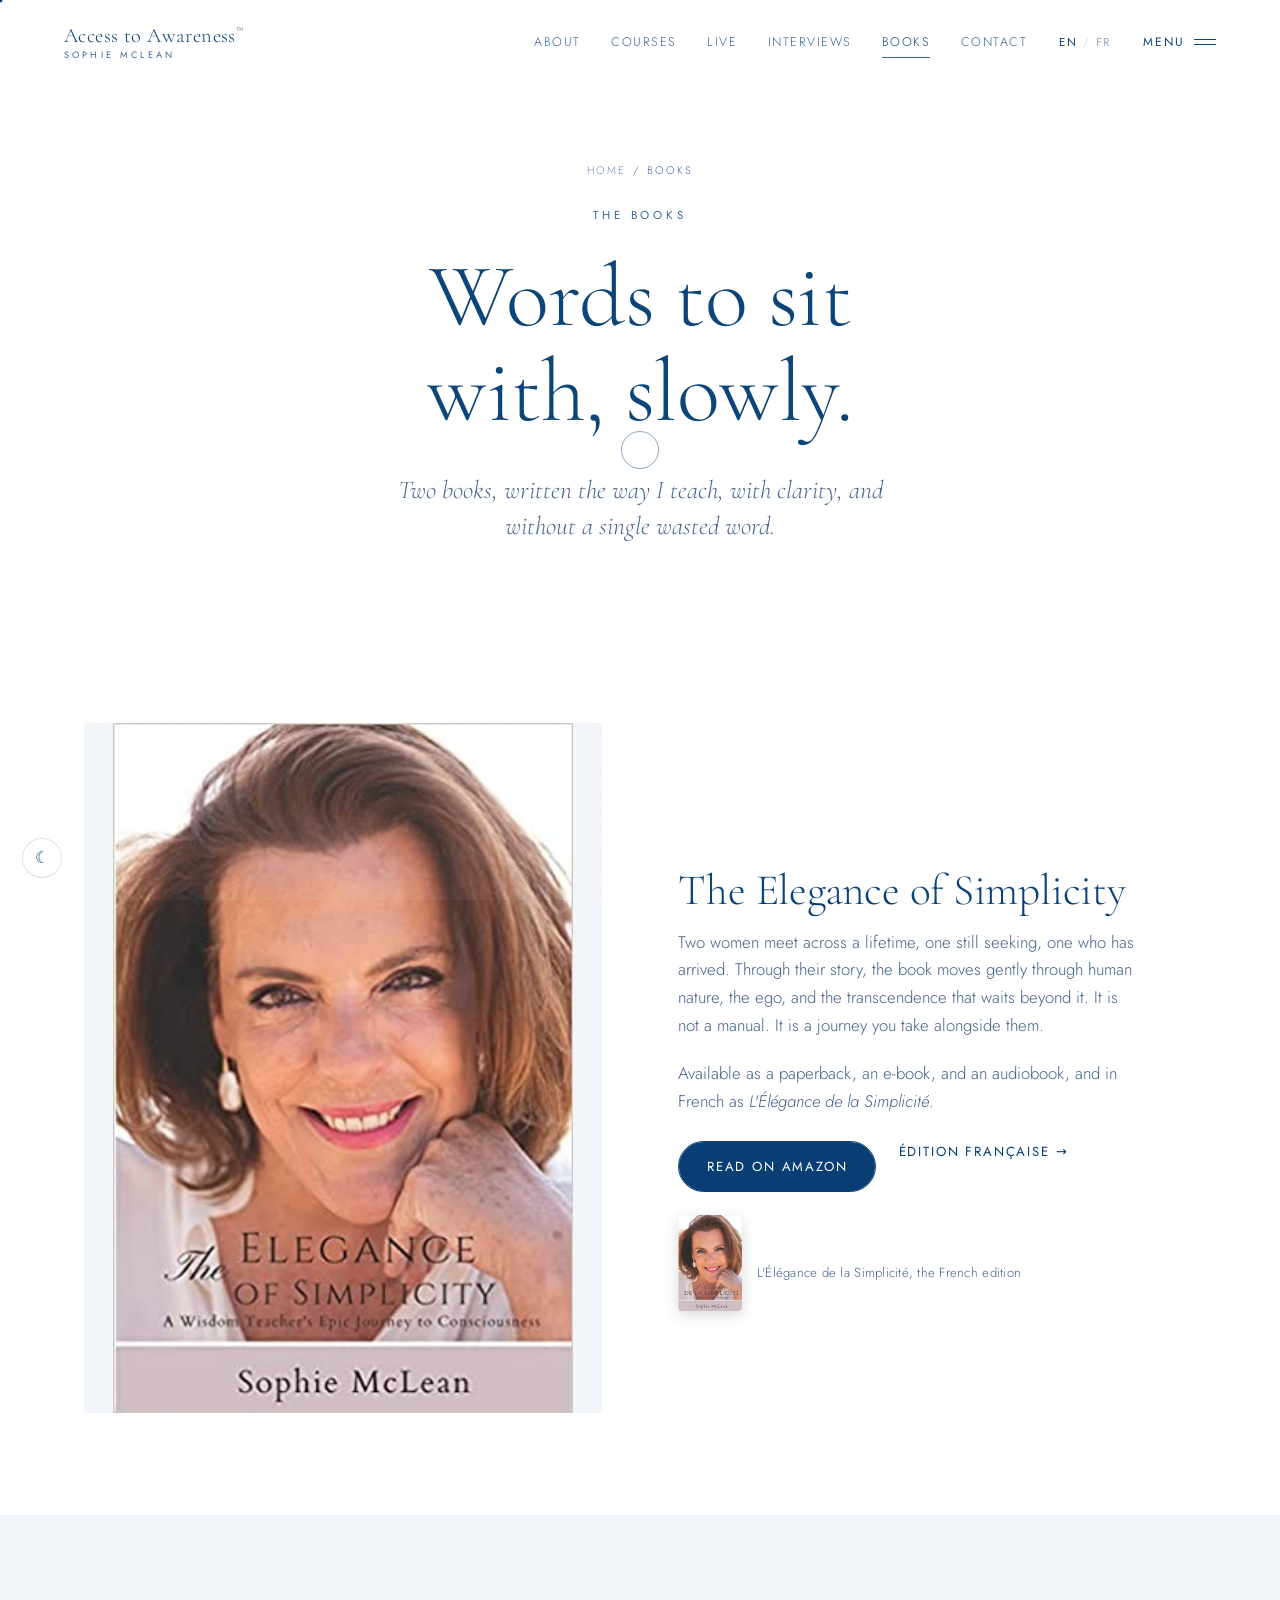
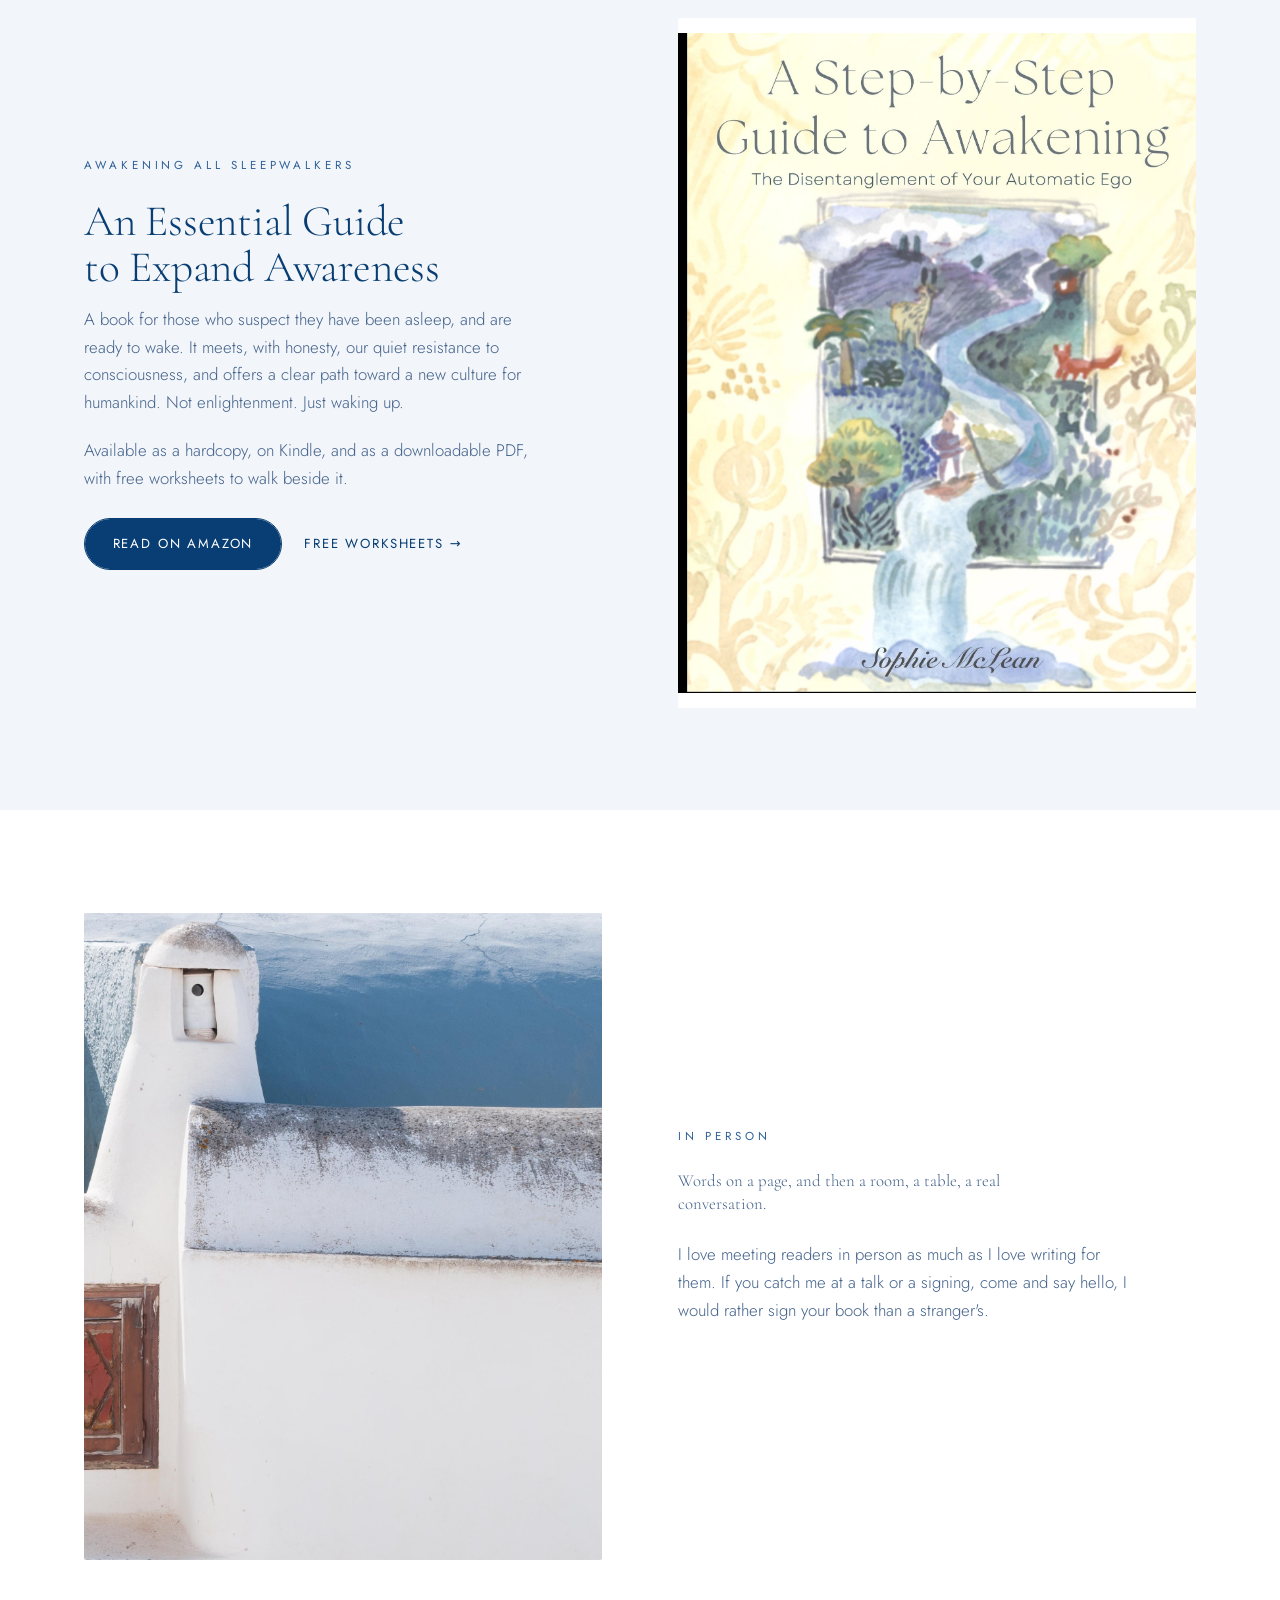
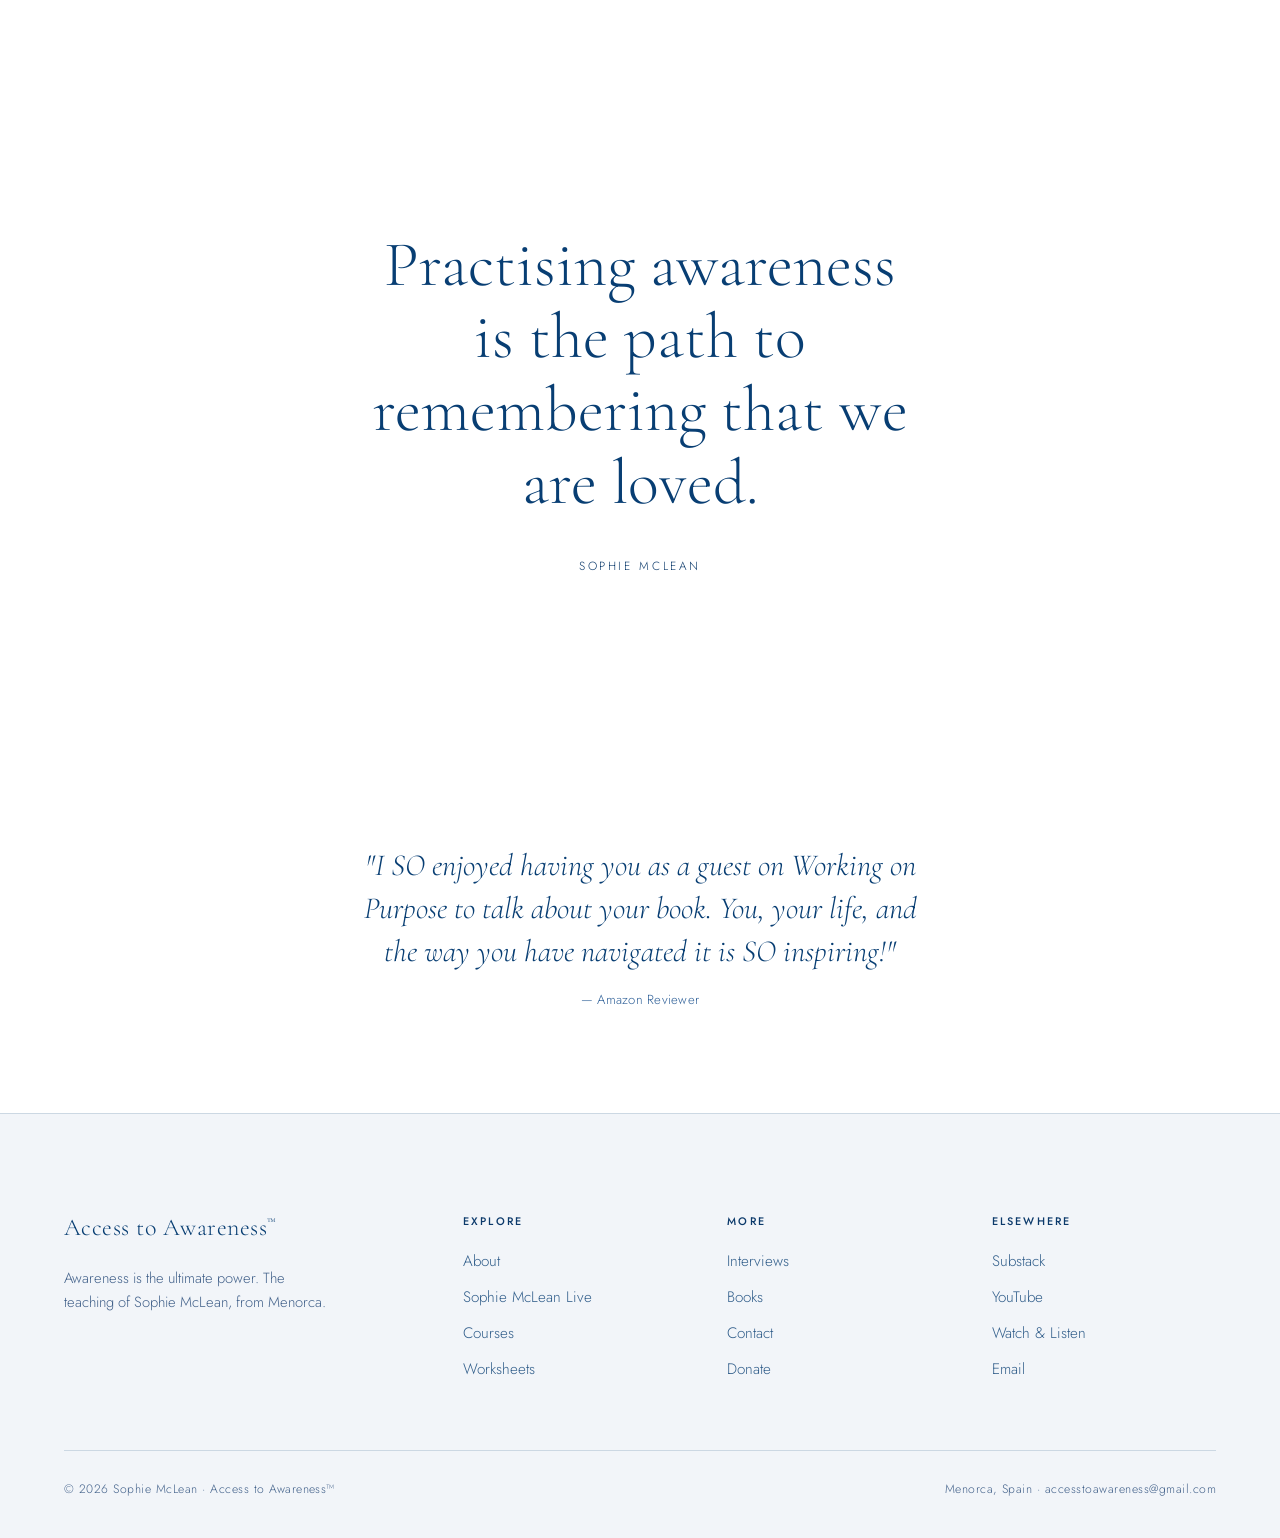
<file: sophiemcleansitefiles (latest)/books.html>
<!DOCTYPE html>
<html lang="en">
<head>
<meta charset="UTF-8" />
<meta name="viewport" content="width=device-width, initial-scale=1.0" />
<title>Books, Access to Awareness™ · Sophie McLean</title>
<meta name="description" content="The Elegance of Simplicity and Awakening All Sleepwalkers, two books by Sophie McLean on awareness, the ego, and living from the Soul." />
<link rel="preconnect" href="https://fonts.googleapis.com" />
<link rel="preconnect" href="https://fonts.gstatic.com" crossorigin />
<link href="https://fonts.googleapis.com/css2?family=Cormorant+Garamond:ital,wght@0,300;0,400;0,500;1,300;1,400&family=Jost:wght@300;400;500&display=swap" rel="stylesheet" />
<link rel="stylesheet" href="styles.css" />
</head>
<body>

<div class="grain"></div>
<div class="progress" id="progress"></div>
<div class="cursor-ring" id="ring"></div>
<div class="cursor-dot" id="dot"></div>
<button class="theme-toggle" id="themeToggle" aria-label="Toggle light and dark">☾</button>

<header class="site" id="header">
 <a href="index.html" class="brand" data-hover>Access to Awareness<sup>™</sup><span>Sophie McLean</span></a>
 <div class="nav-right">
 <nav class="nav-links">
 <a href="about.html">About</a>
 <a href="courses.html">Courses</a>
 <a href="live.html">Live</a>
 <a href="interviews.html">Interviews</a>
 <a href="books.html" class="active">Books</a>
 <a href="contact.html">Contact</a>
 </nav>
 <button class="menu-toggle" id="menuOpen" data-hover>Menu <span class="bars"><i></i><i></i></span></button>
 </div>
</header>

<div class="overlay" id="overlay">
 <button class="close" id="menuClose" data-hover>Close ✕</button>
 <div class="overlay-grid">
 <nav>
 <a href="index.html"><span class="n">01</span>Home</a>
 <a href="about.html"><span class="n">02</span>About</a>
 <a href="live.html"><span class="n">03</span>Sophie McLean Live</a>
 <a href="courses.html"><span class="n">04</span>Courses</a>
 <a href="worksheets.html"><span class="n">05</span>Worksheets</a>
 <a href="interviews.html"><span class="n">06</span>Interviews</a>
 <a href="books.html" aria-current="page"><span class="n">07</span>Books</a>
 <a href="contact.html"><span class="n">08</span>Contact</a>
 <a href="donate.html"><span class="n">09</span>Donate</a>
 </nav>
 <div class="overlay-side">
 <p>For the Master Course and Mentoring, we begin with a conversation.</p>
 <a href="https://calendar.app.google/YEHpZKvGVmbxUsGu7" target="_blank" rel="noopener" class="link-u" data-hover>Book a call →</a><br><br>
 <a href="mailto:accesstoawareness@gmail.com" class="link-u" data-hover>accesstoawareness@gmail.com</a><br><br>
 <a href="https://accesstoawareness.substack.com/" target="_blank" rel="noopener" class="link-u" data-hover>Follow on Substack →</a>
 </div>
 </div>
</div>

<main>

<section class="page-hero">
 <div class="breadcrumb fade-up"><a href="index.html">Home</a> <span>/</span> <span>Books</span></div>
 <p class="eyebrow fade-up">The Books</p>
 <h1 class="h-xl" data-split>Words to sit with, slowly.</h1>
 <p class="sub fade-up">Two books, written the way I teach, with clarity, and without a single wasted word.</p>
</section>

<!-- BOOK 1 -->
<section class="pad-sm">
 <div class="wrap split">
 <div class="split-media tall img-mask fade-up" style="background:var(--panel);">
 <img src="images/sophie-book-elegance-cover.jpg" alt="The Elegance of Simplicity book cover" loading="lazy" style="object-fit:contain;" />
 </div>
 <div class="split-copy">
 <span class="eyebrow fade-up">The book</span>
 <h2 class="h-md fade-up" style="margin:.6rem 0 1rem;">The Elegance of Simplicity</h2>
 <p class="fade-up">Two women meet across a lifetime, one still seeking, one who has arrived. Through their story, the book moves gently through human nature, the ego, and the transcendence that waits beyond it. It is not a manual. It is a journey you take alongside them.</p>
 <p class="fade-up">Available as a paperback, an e-book, and an audiobook, and in French as <span class="italic">L'Élégance de la Simplicité</span>.</p>
 <div class="fade-up" style="margin-top:1.6rem;display:flex;gap:1.4rem;flex-wrap:wrap;">
 <a href="https://www.amazon.com/dp/B07L61PN6R" target="_blank" rel="noopener" class="btn btn--fill" data-hover>Read on Amazon</a>
 <a href="https://www.amazon.fr/L%C3%89l%C3%A9gance-Simplicit%C3%A9-Sophie-McLean/dp/1732973822" target="_blank" rel="noopener" class="link-u" data-hover>Édition française →</a>
 </div>
 <div class="fade-up" style="margin-top:1.4rem;display:flex;align-items:center;gap:.9rem;">
 <a href="https://www.amazon.fr/L%C3%89l%C3%A9gance-Simplicit%C3%A9-Sophie-McLean/dp/1732973822" target="_blank" rel="noopener" data-hover>
 <img src="images/sophie-book-elegance-cover-fr.jpg" alt="L'Élégance de la Simplicité, French edition book cover" loading="lazy" style="width:64px;height:auto;border-radius:4px;box-shadow:0 4px 14px rgba(0,0,0,.15);" />
 </a>
 <span class="micro" style="color:var(--ink-soft);">L'Élégance de la Simplicité, the French edition</span>
 </div>
 </div>
 </div>
</section>

<!-- BOOK 2 -->
<section class="pad-sm panel">
 <div class="wrap split reverse">
 <div class="split-media tall img-mask fade-up" style="background:var(--bg);">
 <img src="images/sophie-book-awakening-cover.jpg" alt="Awakening All Sleepwalkers book cover" loading="lazy" style="object-fit:contain;" />
 </div>
 <div class="split-copy">
 <span class="eyebrow fade-up">Awakening All Sleepwalkers</span>
 <h2 class="h-md fade-up" style="margin:.6rem 0 1rem;">An Essential Guide to Expand Awareness</h2>
 <p class="fade-up">A book for those who suspect they have been asleep, and are ready to wake. It meets, with honesty, our quiet resistance to consciousness, and offers a clear path toward a new culture for humankind. Not enlightenment. Just waking up.</p>
 <p class="fade-up">Available as a hardcopy, on Kindle, and as a downloadable PDF, with free worksheets to walk beside it.</p>
 <div class="fade-up" style="margin-top:1.6rem;display:flex;gap:1.4rem;flex-wrap:wrap;align-items:center;">
 <a href="https://www.amazon.com/Awakening-All-Sleepwalkers-Essential-Awareness/dp/1732973849" target="_blank" rel="noopener" class="btn btn--fill" data-hover>Read on Amazon</a>
 <a href="worksheets.html" class="link-u" data-hover>Free worksheets →</a>
 </div>
 </div>
 </div>
</section>

<section class="pad-sm">
 <div class="wrap split">
 <div class="split-media img-mask fade-up">
 <img src="images/menorca-blue-white-wall.jpg" alt="A blue and white wall in Menorca" loading="lazy" />
 </div>
 <div class="split-copy">
 <span class="eyebrow fade-up">In person</span>
 <p class="lead fade-up" style="margin-bottom:1.6rem;">Words on a page, and then a room, a table, a real conversation.</p>
 <p class="fade-up">I love meeting readers in person as much as I love writing for them. If you catch me at a talk or a signing, come and say hello, I would rather sign your book than a stranger's.</p>
 </div>
 </div>
</section>

<section class="quote pad">
 <div class="wrap">
 <blockquote data-split>Practising awareness is the path to remembering that we are loved.</blockquote>
 <p class="attr fade-up">Sophie McLean</p>
 </div>
</section>

<!-- READER TESTIMONIAL -->
<section class="pad-sm">
 <div class="wrap-narrow center fade-up">
 <p class="lead" style="max-width:44ch;margin:0 auto;font-style:italic;">"I SO enjoyed having you as a guest on Working on Purpose to talk about your book. You, your life, and the way you have navigated it is SO inspiring!"</p>
 <p class="micro" style="margin-top:1rem;">— Amazon Reviewer</p>
 </div>
</section>

</main>

<footer class="site">
 <div class="foot-grid">
 <div class="foot-brand">
 <a href="index.html" class="brand" data-hover>Access to Awareness<sup>™</sup></a>
 <p>Awareness is the ultimate power. The teaching of Sophie McLean, from Menorca.</p>
 </div>
 <div class="foot-col">
 <h4>Explore</h4>
 <a href="about.html" data-hover>About</a>
 <a href="live.html" data-hover>Sophie McLean Live</a>
 <a href="courses.html" data-hover>Courses</a>
 <a href="worksheets.html" data-hover>Worksheets</a>
 </div>
 <div class="foot-col">
 <h4>More</h4>
 <a href="interviews.html" data-hover>Interviews</a>
 <a href="books.html" data-hover>Books</a>
 <a href="contact.html" data-hover>Contact</a>
 <a href="donate.html" data-hover>Donate</a>
 </div>
 <div class="foot-col">
 <h4>Elsewhere</h4>
 <a href="https://accesstoawareness.substack.com/" target="_blank" rel="noopener" data-hover>Substack</a>
 <a href="https://www.youtube.com/@sophiemcleanwisdomteacher" target="_blank" rel="noopener" data-hover>YouTube</a>
 <a href="interviews.html" data-hover>Watch &amp; Listen</a>
 <a href="mailto:accesstoawareness@gmail.com" data-hover>Email</a>
 </div>
 </div>
 <div class="foot-bottom">
 <span>© <span id="yr"></span> Sophie McLean · Access to Awareness™</span>
 <span>Menorca, Spain · accesstoawareness@gmail.com</span>
 </div>
</footer>

<script src="translations.js"></script>
<script src="app.js"></script>
</body>
</html>
</file>
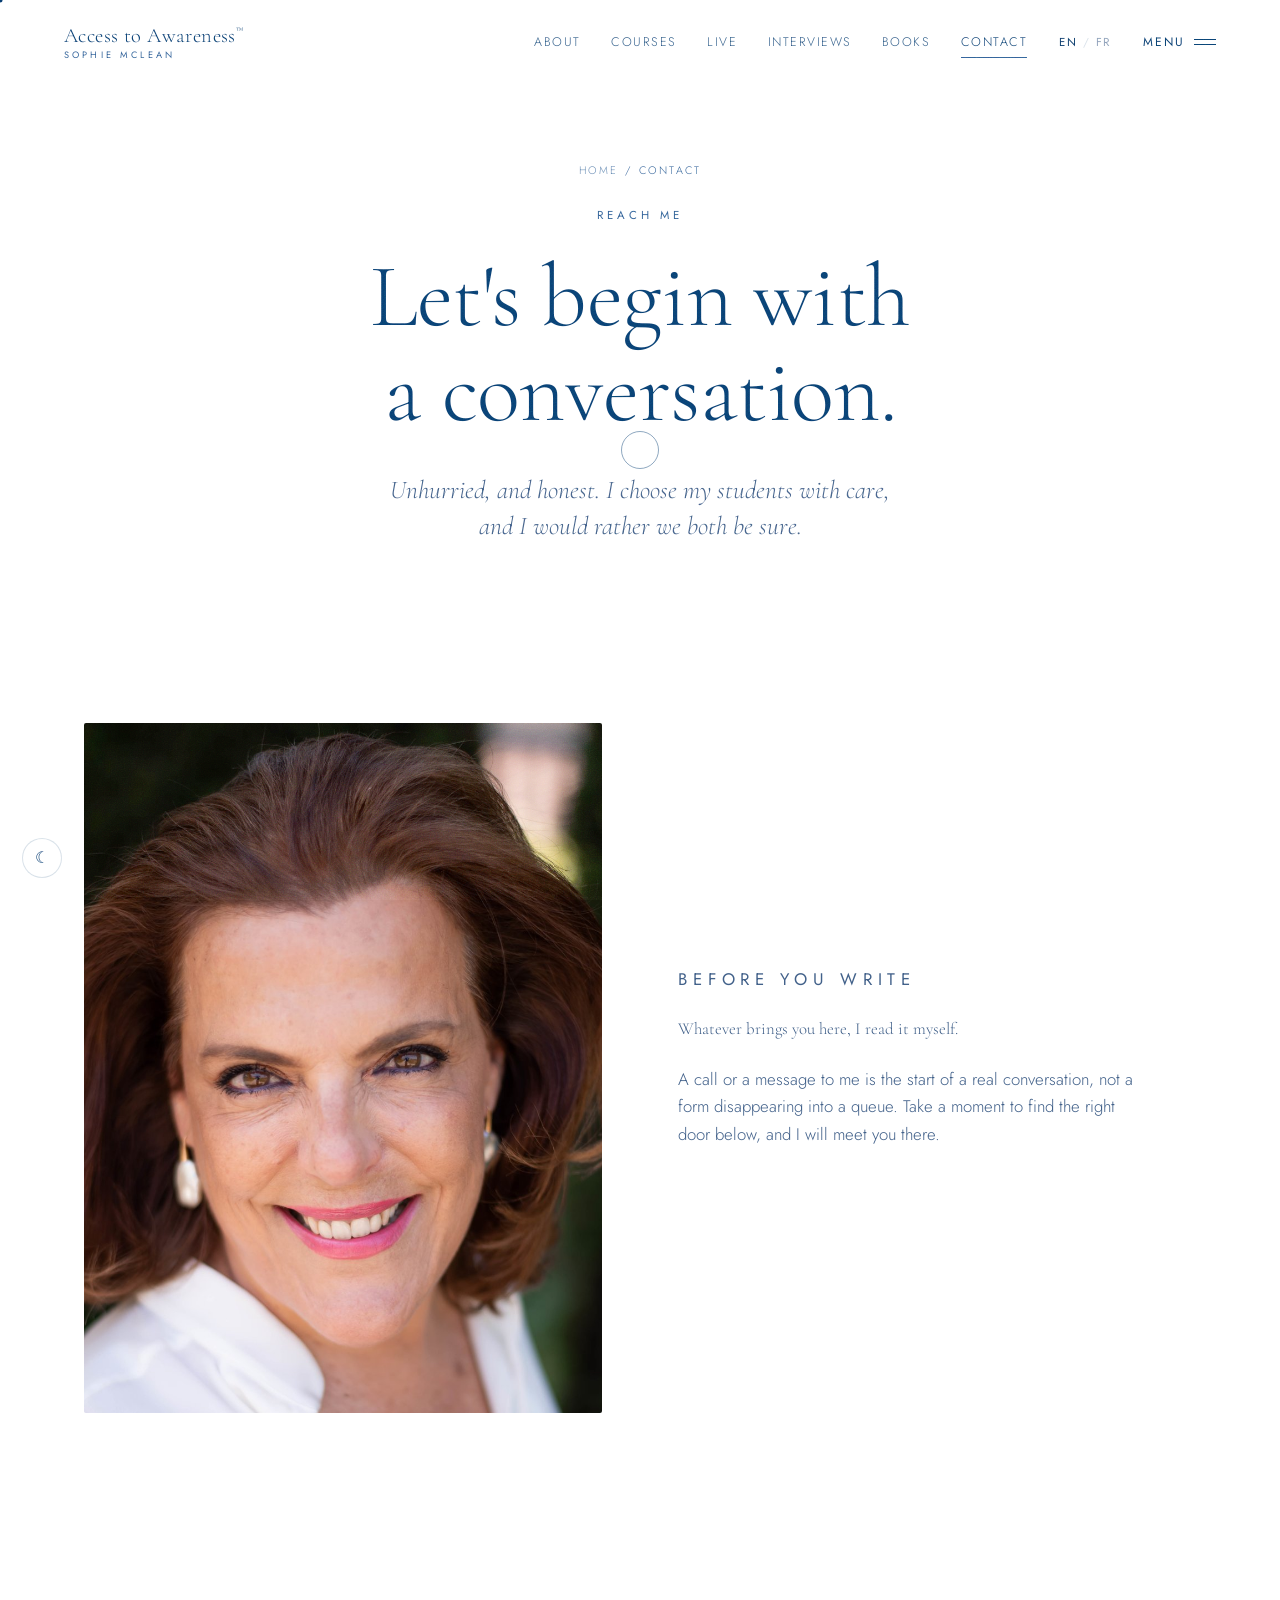
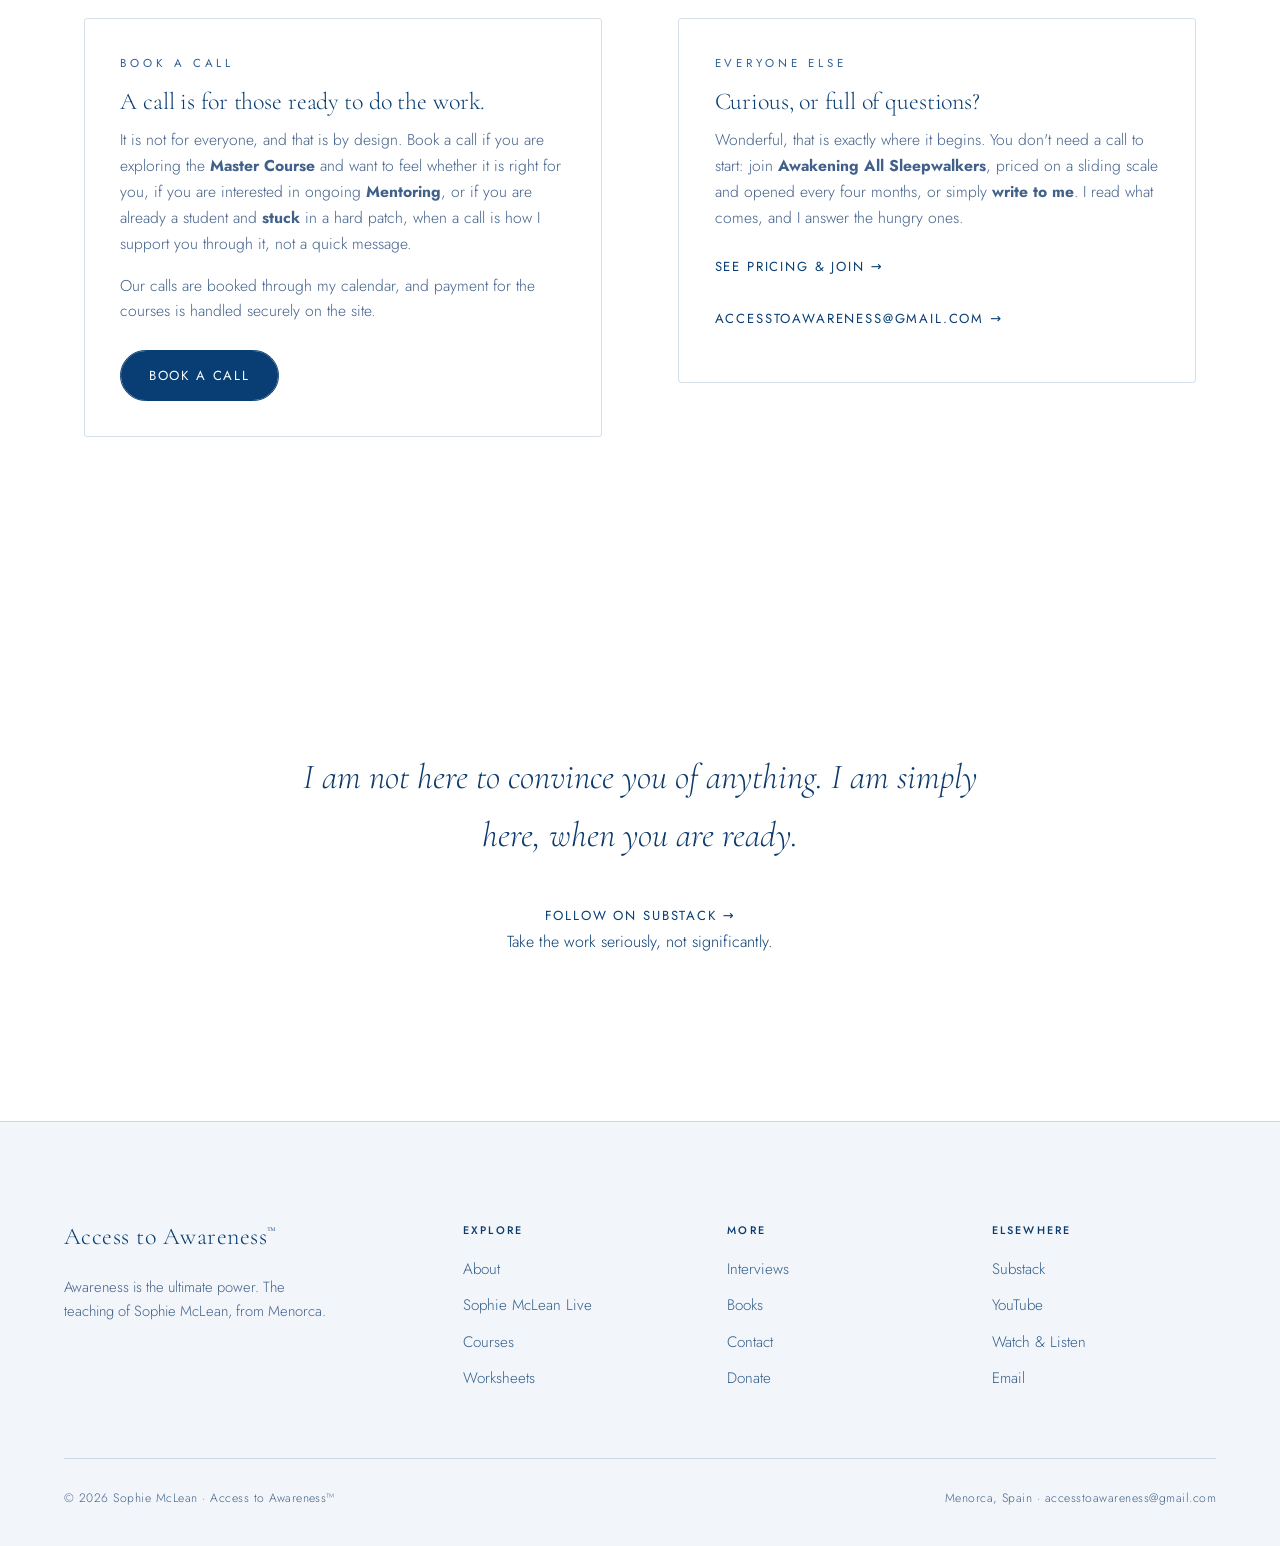
<file: sophiemcleansitefiles (latest)/contact.html>
<!DOCTYPE html>
<html lang="en">
<head>
<meta charset="UTF-8" />
<meta name="viewport" content="width=device-width, initial-scale=1.0" />
<title>Contact &amp; Book a Call, Access to Awareness™ · Sophie McLean</title>
<meta name="description" content="Book a call for the Master Course or Mentoring, or write to Sophie McLean. A call is reserved for those ready to do the work." />
<link rel="preconnect" href="https://fonts.googleapis.com" />
<link rel="preconnect" href="https://fonts.gstatic.com" crossorigin />
<link href="https://fonts.googleapis.com/css2?family=Cormorant+Garamond:ital,wght@0,300;0,400;0,500;1,300;1,400&family=Jost:wght@300;400;500&display=swap" rel="stylesheet" />
<link rel="stylesheet" href="styles.css" />
</head>
<body>

<div class="grain"></div>
<div class="progress" id="progress"></div>
<div class="cursor-ring" id="ring"></div>
<div class="cursor-dot" id="dot"></div>
<button class="theme-toggle" id="themeToggle" aria-label="Toggle light and dark">☾</button>

<header class="site" id="header">
 <a href="index.html" class="brand" data-hover>Access to Awareness<sup>™</sup><span>Sophie McLean</span></a>
 <div class="nav-right">
 <nav class="nav-links">
 <a href="about.html">About</a>
 <a href="courses.html">Courses</a>
 <a href="live.html">Live</a>
 <a href="interviews.html">Interviews</a>
 <a href="books.html">Books</a>
 <a href="contact.html" class="active">Contact</a>
 </nav>
 <button class="menu-toggle" id="menuOpen" data-hover>Menu <span class="bars"><i></i><i></i></span></button>
 </div>
</header>

<div class="overlay" id="overlay">
 <button class="close" id="menuClose" data-hover>Close ✕</button>
 <div class="overlay-grid">
 <nav>
 <a href="index.html"><span class="n">01</span>Home</a>
 <a href="about.html"><span class="n">02</span>About</a>
 <a href="live.html"><span class="n">03</span>Sophie McLean Live</a>
 <a href="courses.html"><span class="n">04</span>Courses</a>
 <a href="worksheets.html"><span class="n">05</span>Worksheets</a>
 <a href="interviews.html"><span class="n">06</span>Interviews</a>
 <a href="books.html"><span class="n">07</span>Books</a>
 <a href="contact.html" aria-current="page"><span class="n">08</span>Contact</a>
 <a href="donate.html"><span class="n">09</span>Donate</a>
 </nav>
 <div class="overlay-side">
 <p>For the Master Course and Mentoring, we begin with a conversation.</p>
 <a href="https://calendar.app.google/YEHpZKvGVmbxUsGu7" target="_blank" rel="noopener" class="link-u" data-hover>Book a call →</a><br><br>
 <a href="mailto:accesstoawareness@gmail.com" class="link-u" data-hover>accesstoawareness@gmail.com</a><br><br>
 <a href="https://accesstoawareness.substack.com/" target="_blank" rel="noopener" class="link-u" data-hover>Follow on Substack →</a>
 </div>
 </div>
</div>

<main>

<section class="page-hero">
 <div class="breadcrumb fade-up"><a href="index.html">Home</a> <span>/</span> <span>Contact</span></div>
 <p class="eyebrow fade-up">Reach me</p>
 <h1 class="h-xl" data-split>Let's begin with a conversation.</h1>
 <p class="sub fade-up">Unhurried, and honest. I choose my students with care, and I would rather we both be sure.</p>
</section>

<section class="pad-sm">
 <div class="wrap split">
 <div class="split-media tall img-mask fade-up">
 <img src="images/sophie-portrait-white-shirt.jpg" alt="Sophie McLean" loading="lazy" />
 </div>
 <div class="split-copy">
 <p class="eyebrow fade-up">Before you write</p>
 <p class="lead fade-up" style="margin-bottom:1.6rem;">Whatever brings you here, I read it myself.</p>
 <p class="fade-up">A call or a message to me is the start of a real conversation, not a form disappearing into a queue. Take a moment to find the right door below, and I will meet you there.</p>
 </div>
 </div>
</section>

<section class="pad-sm" id="book">
 <div class="wrap contact-grid">

 <div class="note-card fade-up">
 <span class="eyebrow" style="display:block;margin-bottom:1rem;">Book a call</span>
 <h3>A call is for those ready to do the work.</h3>
 <p>It is not for everyone, and that is by design. Book a call if you are exploring the <strong>Master Course</strong> and want to feel whether it is right for you, if you are interested in ongoing <strong>Mentoring</strong>, or if you are already a student and <strong>stuck</strong> in a hard patch, when a call is how I support you through it, not a quick message.</p>
 <p>Our calls are booked through my calendar, and payment for the courses is handled securely on the site.</p>
 <a href="https://calendar.app.google/YEHpZKvGVmbxUsGu7" target="_blank" rel="noopener" class="btn btn--fill" data-hover style="margin-top:.6rem;">Book a call</a>
 </div>

 <div class="note-card fade-up">
 <span class="eyebrow" style="display:block;margin-bottom:1rem;">Everyone else</span>
 <h3>Curious, or full of questions?</h3>
 <p>Wonderful, that is exactly where it begins. You don't need a call to start: join <strong>Awakening All Sleepwalkers</strong>, priced on a sliding scale and opened every four months, or simply <strong>write to me</strong>. I read what comes, and I answer the hungry ones.</p>
 <p style="margin-top:1.4rem;">
 <a href="courses.html#free" class="link-u" data-hover>See pricing &amp; join →</a><br><br>
 <a href="mailto:accesstoawareness@gmail.com" class="link-u" data-hover>accesstoawareness@gmail.com →</a>
 </p>
 </div>

 </div>
</section>

<section class="pad center">
 <div class="wrap-narrow">
 <p class="whisper fade-up" style="font-size:clamp(1.5rem,3vw,2.2rem);">I am not here to convince you of anything. I am simply here, when you are ready.</p>
 <div class="fade-up" style="margin-top:2.4rem;">
 <a href="https://accesstoawareness.substack.com/" target="_blank" rel="noopener" class="link-u" data-hover>Follow on Substack →</a>
 </div>
 <p class="humour fade-up">Take the work seriously, not significantly.</p>
 </div>
</section>

</main>

<footer class="site">
 <div class="foot-grid">
 <div class="foot-brand">
 <a href="index.html" class="brand" data-hover>Access to Awareness<sup>™</sup></a>
 <p>Awareness is the ultimate power. The teaching of Sophie McLean, from Menorca.</p>
 </div>
 <div class="foot-col">
 <h4>Explore</h4>
 <a href="about.html" data-hover>About</a>
 <a href="live.html" data-hover>Sophie McLean Live</a>
 <a href="courses.html" data-hover>Courses</a>
 <a href="worksheets.html" data-hover>Worksheets</a>
 </div>
 <div class="foot-col">
 <h4>More</h4>
 <a href="interviews.html" data-hover>Interviews</a>
 <a href="books.html" data-hover>Books</a>
 <a href="contact.html" data-hover>Contact</a>
 <a href="donate.html" data-hover>Donate</a>
 </div>
 <div class="foot-col">
 <h4>Elsewhere</h4>
 <a href="https://accesstoawareness.substack.com/" target="_blank" rel="noopener" data-hover>Substack</a>
 <a href="https://www.youtube.com/@sophiemcleanwisdomteacher" target="_blank" rel="noopener" data-hover>YouTube</a>
 <a href="interviews.html" data-hover>Watch &amp; Listen</a>
 <a href="mailto:accesstoawareness@gmail.com" data-hover>Email</a>
 </div>
 </div>
 <div class="foot-bottom">
 <span>© <span id="yr"></span> Sophie McLean · Access to Awareness™</span>
 <span>Menorca, Spain · accesstoawareness@gmail.com</span>
 </div>
</footer>

<script src="translations.js"></script>
<script src="app.js"></script>
</body>
</html>
</file>
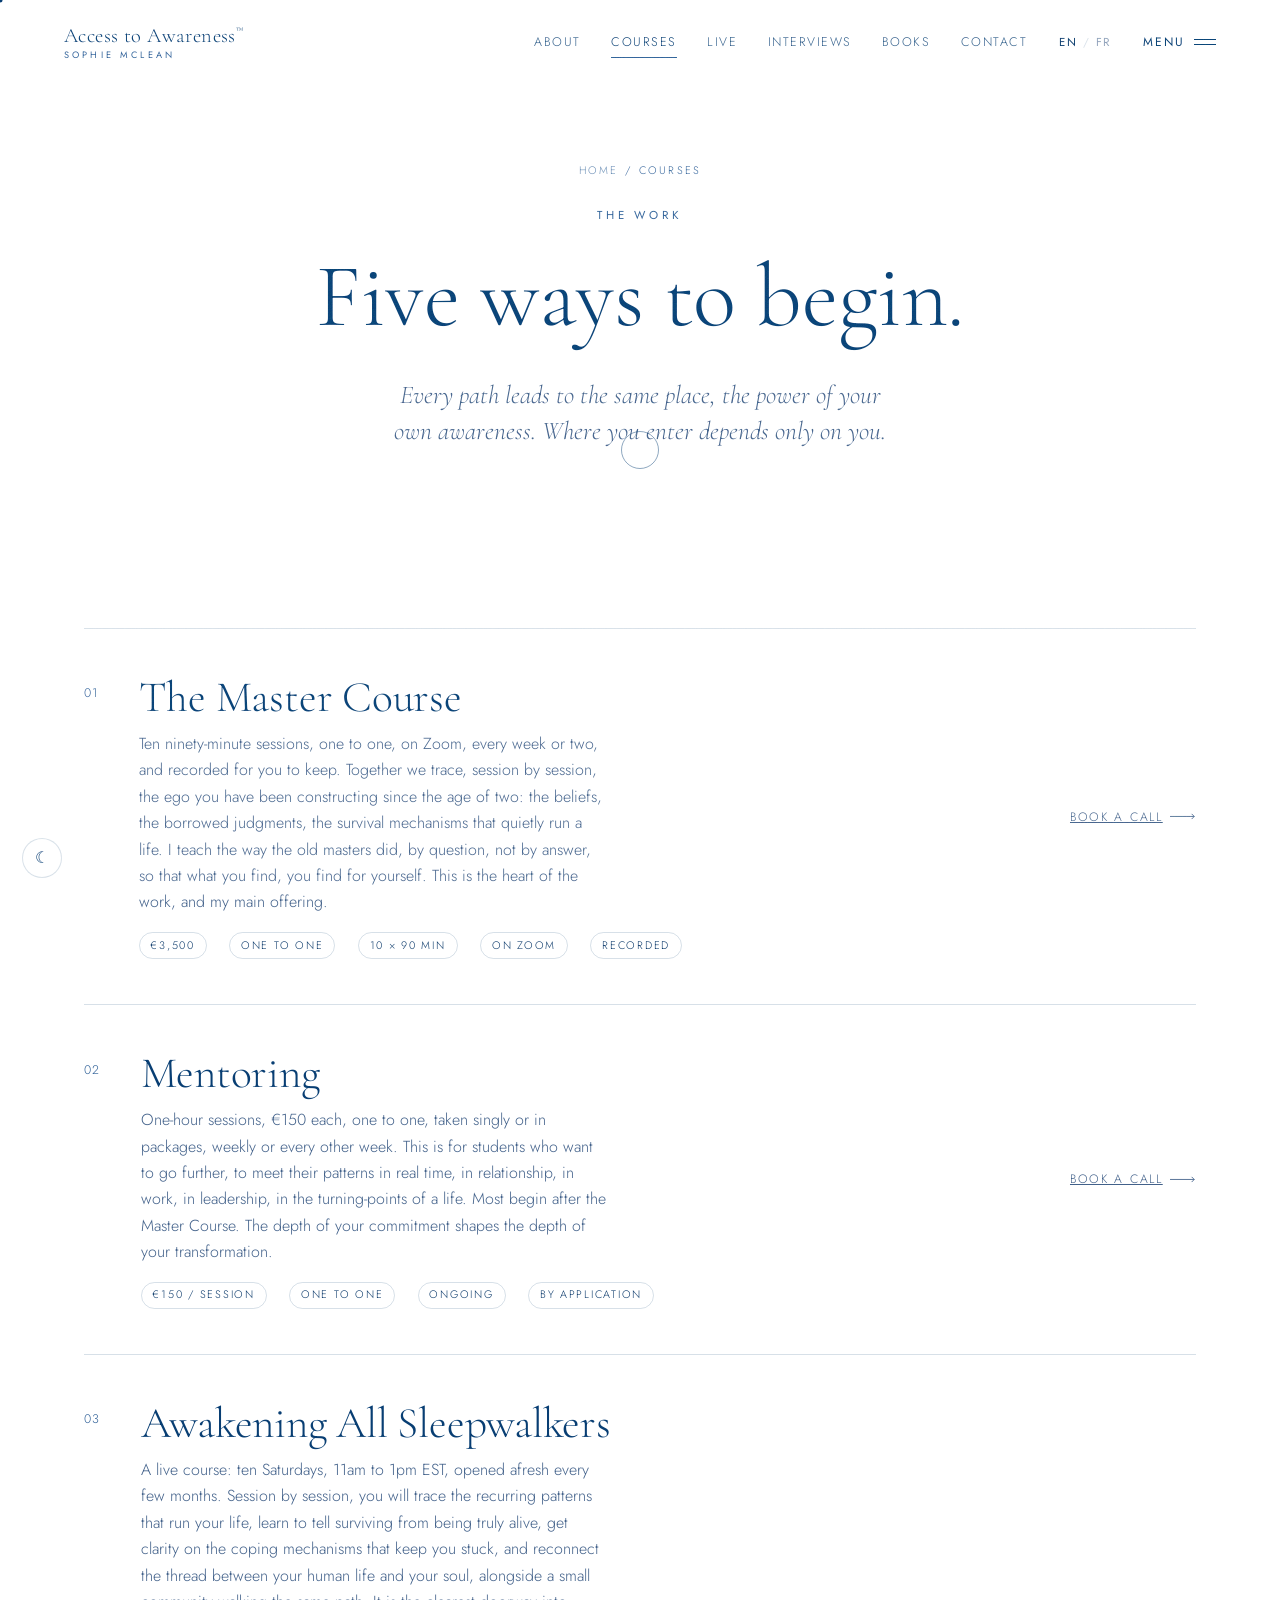
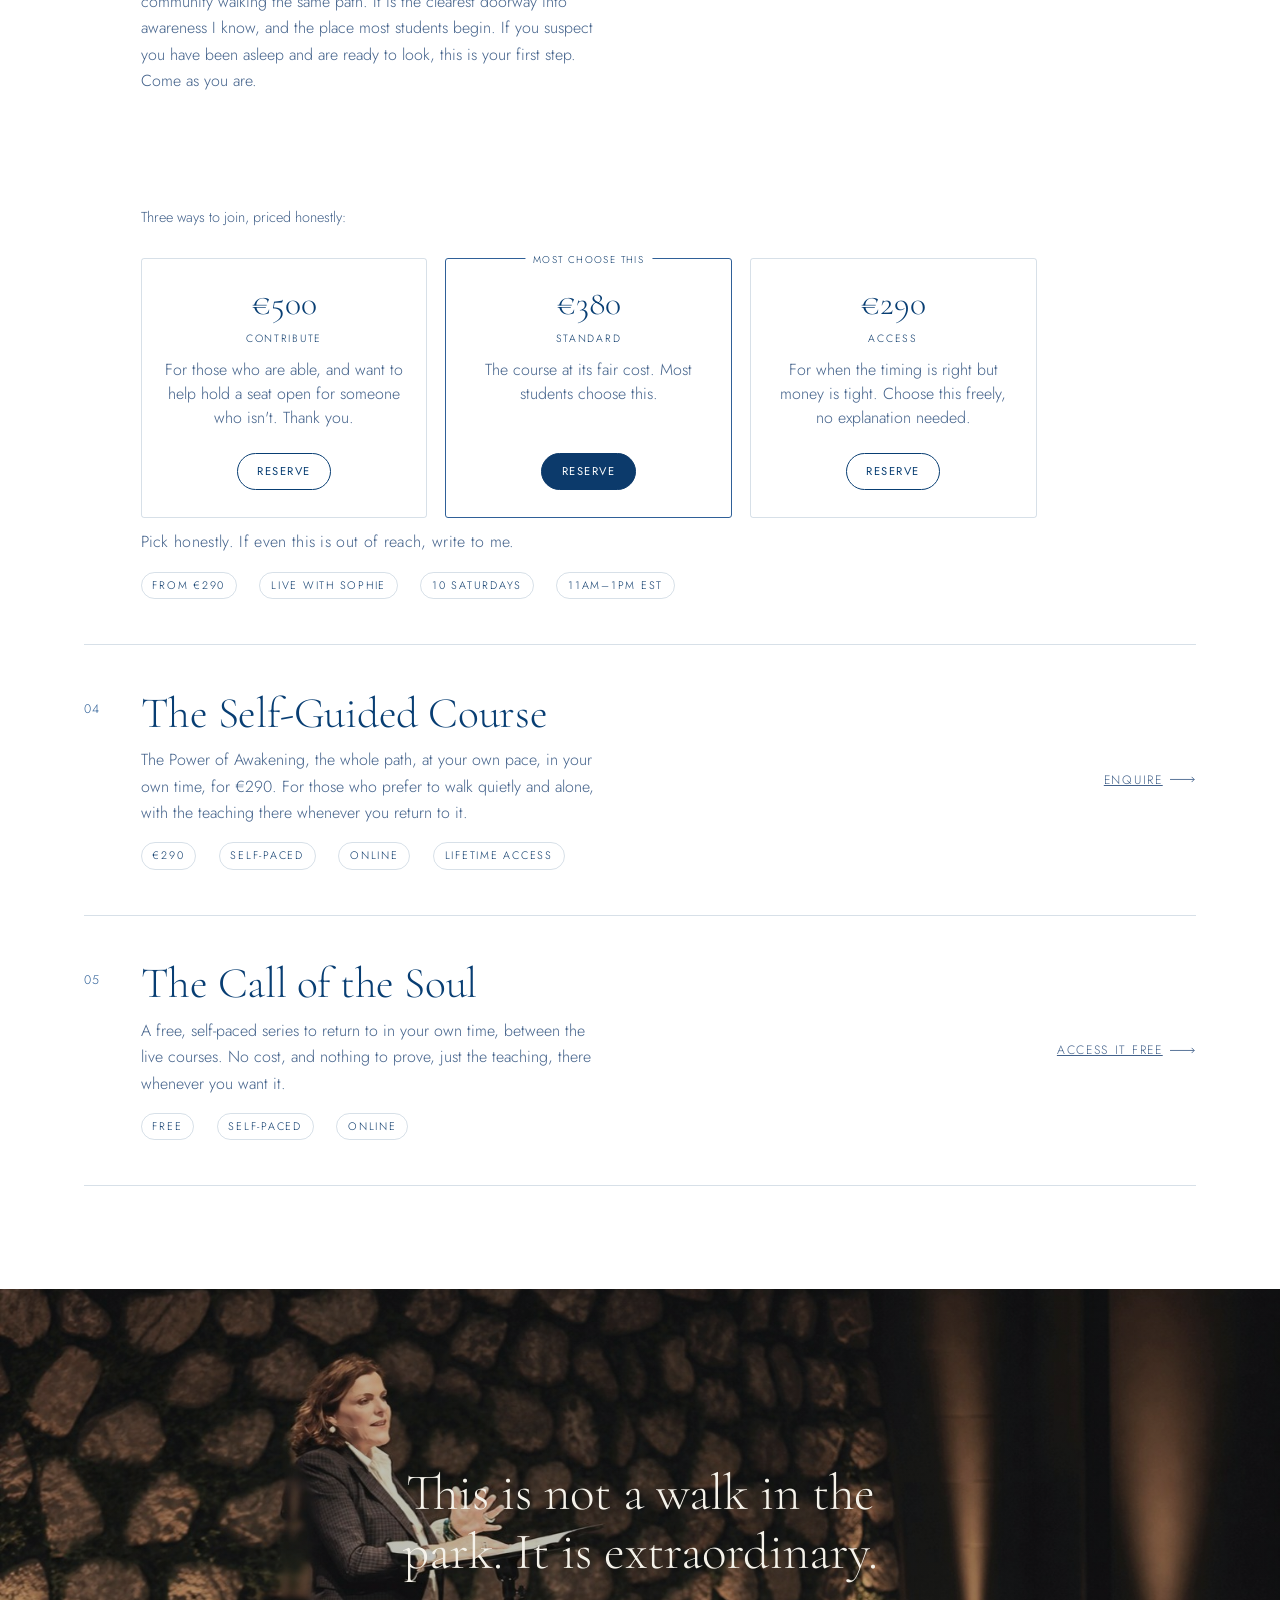
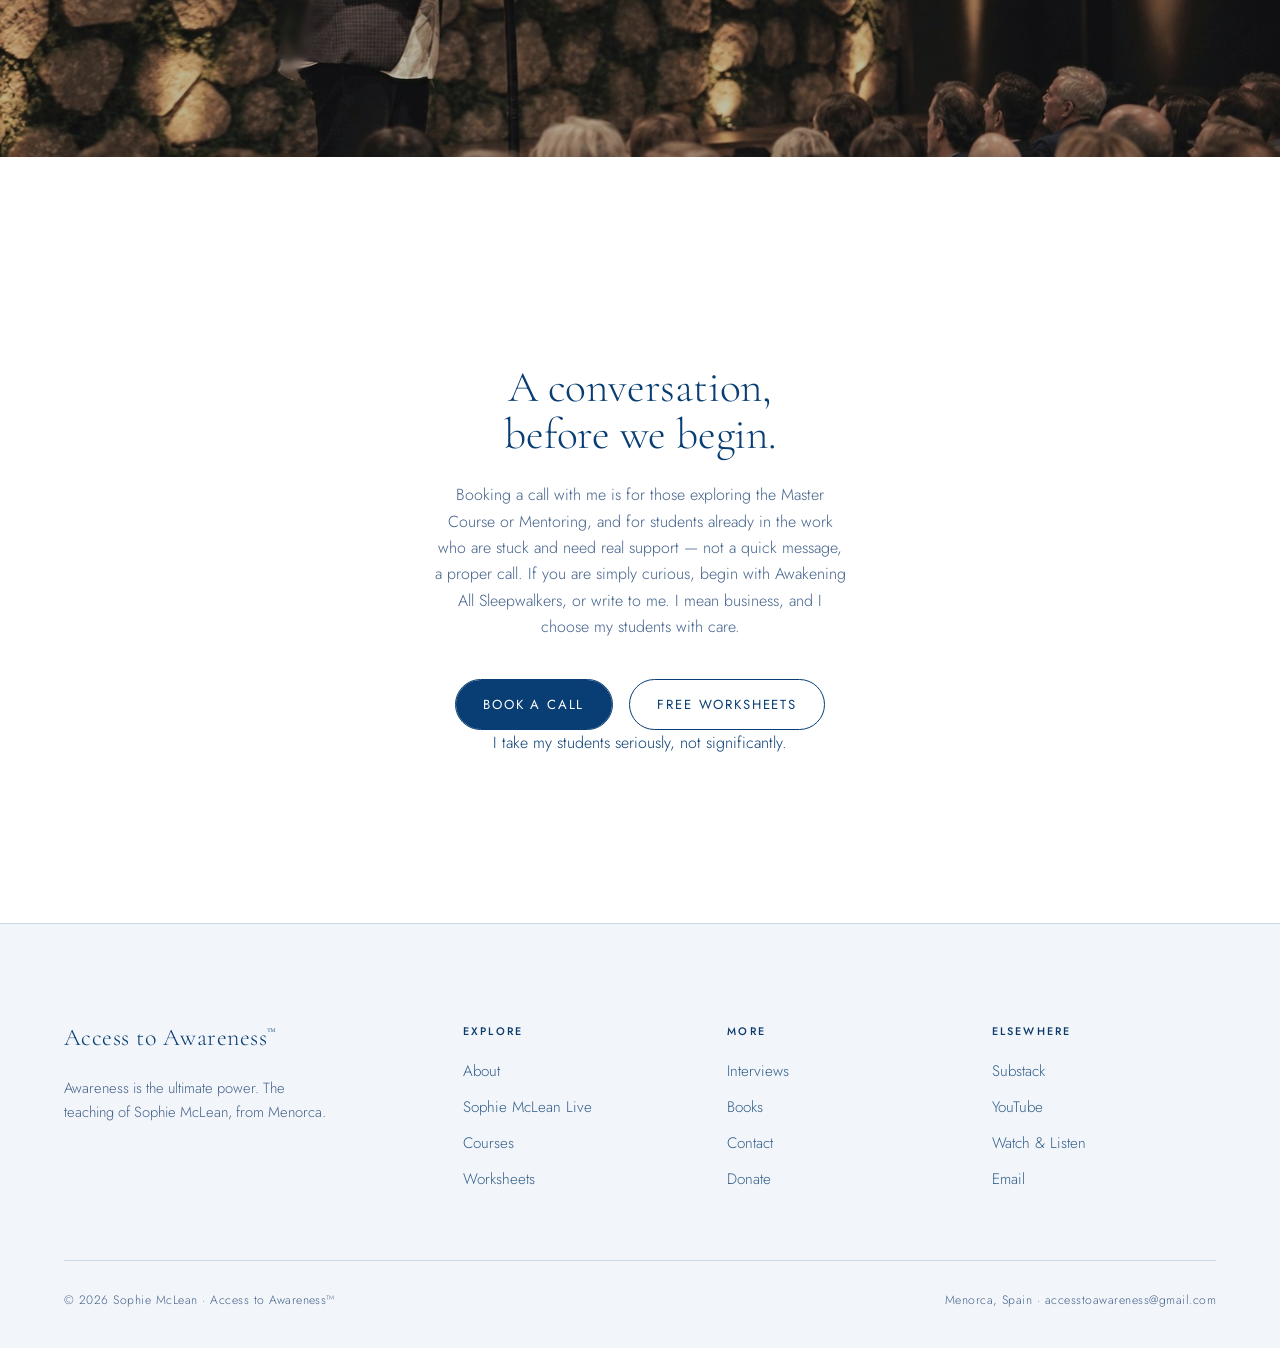
<file: sophiemcleansitefiles (latest)/courses.html>
<!DOCTYPE html>
<html lang="en">
<head>
<meta charset="UTF-8" />
<meta name="viewport" content="width=device-width, initial-scale=1.0" />
<title>Courses, Access to Awareness™ · Sophie McLean</title>
<meta name="description" content="The Master Course, Mentoring, the sliding-scale Awakening All Sleepwalkers course, the self-guided path, and The Call of the Soul, a free series. Five ways to work with Sophie McLean." />
<link rel="preconnect" href="https://fonts.googleapis.com" />
<link rel="preconnect" href="https://fonts.gstatic.com" crossorigin />
<link href="https://fonts.googleapis.com/css2?family=Cormorant+Garamond:ital,wght@0,300;0,400;0,500;1,300;1,400&family=Jost:wght@300;400;500&display=swap" rel="stylesheet" />
<link rel="stylesheet" href="styles.css" />
</head>
<body>

<div class="grain"></div>
<div class="progress" id="progress"></div>
<div class="cursor-ring" id="ring"></div>
<div class="cursor-dot" id="dot"></div>
<button class="theme-toggle" id="themeToggle" aria-label="Toggle light and dark">☾</button>

<header class="site" id="header">
 <a href="index.html" class="brand" data-hover>Access to Awareness<sup>™</sup><span>Sophie McLean</span></a>
 <div class="nav-right">
 <nav class="nav-links">
 <a href="about.html">About</a>
 <a href="courses.html" class="active">Courses</a>
 <a href="live.html">Live</a>
 <a href="interviews.html">Interviews</a>
 <a href="books.html">Books</a>
 <a href="contact.html">Contact</a>
 </nav>
 <button class="menu-toggle" id="menuOpen" data-hover>Menu <span class="bars"><i></i><i></i></span></button>
 </div>
</header>

<div class="overlay" id="overlay">
 <button class="close" id="menuClose" data-hover>Close ✕</button>
 <div class="overlay-grid">
 <nav>
 <a href="index.html"><span class="n">01</span>Home</a>
 <a href="about.html"><span class="n">02</span>About</a>
 <a href="live.html"><span class="n">03</span>Sophie McLean Live</a>
 <a href="courses.html" aria-current="page"><span class="n">04</span>Courses</a>
 <a href="worksheets.html"><span class="n">05</span>Worksheets</a>
 <a href="interviews.html"><span class="n">06</span>Interviews</a>
 <a href="books.html"><span class="n">07</span>Books</a>
 <a href="contact.html"><span class="n">08</span>Contact</a>
 <a href="donate.html"><span class="n">09</span>Donate</a>
 </nav>
 <div class="overlay-side">
 <p>For the Master Course and Mentoring, we begin with a conversation.</p>
 <a href="https://calendar.app.google/YEHpZKvGVmbxUsGu7" target="_blank" rel="noopener" class="link-u" data-hover>Book a call →</a><br><br>
 <a href="mailto:accesstoawareness@gmail.com" class="link-u" data-hover>accesstoawareness@gmail.com</a><br><br>
 <a href="https://accesstoawareness.substack.com/" target="_blank" rel="noopener" class="link-u" data-hover>Follow on Substack →</a>
 </div>
 </div>
</div>

<main>

<section class="page-hero">
 <div class="breadcrumb fade-up"><a href="index.html">Home</a> <span>/</span> <span>Courses</span></div>
 <p class="eyebrow fade-up">The Work</p>
 <h1 class="h-xl" data-split>Five ways to begin.</h1>
 <p class="sub fade-up">Every path leads to the same place, the power of your own awareness. Where you enter depends only on you.</p>
</section>

<section class="pad-sm">
 <div class="wrap">

 <article class="offer fade-up" id="master">
 <span class="num">01</span>
 <div class="mid">
 <h3>The Master Course</h3>
 <p>Ten ninety-minute sessions, one to one, on Zoom, every week or two, and recorded for you to keep. Together we trace, session by session, the ego you have been constructing since the age of two: the beliefs, the borrowed judgments, the survival mechanisms that quietly run a life. I teach the way the old masters did, by question, not by answer, so that what you find, you find for yourself. This is the heart of the work, and my main offering.</p>
 <div class="meta"><span>€3,500</span><span>One to one</span><span>10 × 90 min</span><span>On Zoom</span><span>Recorded</span></div>
 </div>
 <a href="https://calendar.app.google/YEHpZKvGVmbxUsGu7" target="_blank" rel="noopener" class="go" data-hover>Book a call <svg viewBox="0 0 30 8" fill="none"><path d="M0 4h28M25 1l3 3-3 3" stroke="currentColor"/></svg></a>
 </article>

 <article class="offer fade-up" id="mentoring">
 <span class="num">02</span>
 <div class="mid">
 <h3>Mentoring</h3>
 <p>One-hour sessions, €150 each, one to one, taken singly or in packages, weekly or every other week. This is for students who want to go further, to meet their patterns in real time, in relationship, in work, in leadership, in the turning-points of a life. Most begin after the Master Course. The depth of your commitment shapes the depth of your transformation.</p>
 <div class="meta"><span>€150 / session</span><span>One to one</span><span>Ongoing</span><span>By application</span></div>
 </div>
 <a href="https://calendar.app.google/YEHpZKvGVmbxUsGu7" target="_blank" rel="noopener" class="go" data-hover>Book a call <svg viewBox="0 0 30 8" fill="none"><path d="M0 4h28M25 1l3 3-3 3" stroke="currentColor"/></svg></a>
 </article>

 <article class="offer fade-up" id="free">
 <span class="num">03</span>
 <div class="mid">
 <h3>Awakening All Sleepwalkers</h3>
 <p>A live course: ten Saturdays, 11am to 1pm EST, opened afresh every few months. Session by session, you will trace the recurring patterns that run your life, learn to tell surviving from being truly alive, get clarity on the coping mechanisms that keep you stuck, and reconnect the thread between your human life and your soul, alongside a small community walking the same path. It is the clearest doorway into awareness I know, and the place most students begin. If you suspect you have been asleep and are ready to look, this is your first step. Come as you are.</p>
 <p class="fade-up" style="font-style:italic;color:var(--ink-soft);font-size:.92rem;margin-top:.8rem;">This one is linear: it asks for one pre-course assignment, a willingness to share honestly with the group, and catching up on any session you miss before the next. Do that, and I promise the results.</p>
 <!-- TODO(Sophie): add the next start date here, e.g. "Next intake begins [date]" -->

 <p class="fade-up" style="margin-top:1.6rem;font-size:.9rem;color:var(--ink-soft);">Three ways to join, priced honestly:</p>
 <!-- STRIPE PAYMENT LINKS: each tier button's href falls back to the Wix page for now. When the Stripe Payment Links exist, replace the three href="..." values below (one link per price). -->
 <div class="price-tiers fade-up">
 <div class="tier">
 <span class="amount">€500</span>
 <span class="label">Contribute</span>
 <p>For those who are able, and want to help hold a seat open for someone who isn't. Thank you.</p>
 <a href="https://www.sophiemclean.com/freeawakening" target="_blank" rel="noopener" class="tier-btn" data-hover data-stripe="contribute-500">Reserve</a>
 </div>
 <div class="tier is-suggested">
 <span class="tier-badge">Most choose this</span>
 <span class="amount">€380</span>
 <span class="label">Standard</span>
 <p>The course at its fair cost. Most students choose this.</p>
 <a href="https://www.sophiemclean.com/freeawakening" target="_blank" rel="noopener" class="tier-btn" data-hover data-stripe="standard-380">Reserve</a>
 </div>
 <div class="tier">
 <span class="amount">€290</span>
 <span class="label">Access</span>
 <p>For when the timing is right but money is tight. Choose this freely, no explanation needed.</p>
 <a href="https://www.sophiemclean.com/freeawakening" target="_blank" rel="noopener" class="tier-btn" data-hover data-stripe="access-290">Reserve</a>
 </div>
 </div>
 <p class="micro fade-up">Pick honestly. If even this is out of reach, write to me.</p>

 <div class="meta"><span>From €290</span><span>Live with Sophie</span><span>10 Saturdays</span><span>11am–1pm EST</span></div>
 </div>
 </article>

 <article class="offer fade-up" id="self-guided">
 <span class="num">04</span>
 <div class="mid">
 <h3>The Self-Guided Course</h3>
 <p>The Power of Awakening, the whole path, at your own pace, in your own time, for €290. For those who prefer to walk quietly and alone, with the teaching there whenever you return to it.</p>
 <div class="meta"><span>€290</span><span>Self-paced</span><span>Online</span><span>Lifetime access</span></div>
 </div>
 <a href="contact.html" class="go" data-hover>Enquire <svg viewBox="0 0 30 8" fill="none"><path d="M0 4h28M25 1l3 3-3 3" stroke="currentColor"/></svg></a>
 </article>

 <article class="offer fade-up" id="soul">
 <span class="num">05</span>
 <div class="mid">
 <h3>The Call of the Soul</h3>
 <!-- TODO(Sophie): add a line or two on what this actually contains (audio/video/written) and confirm the access details below -->
 <p>A free, self-paced series to return to in your own time, between the live courses. No cost, and nothing to prove, just the teaching, there whenever you want it.</p>
 <div class="meta"><span>Free</span><span>Self-paced</span><span>Online</span></div>
 </div>
 <a href="contact.html" class="go" data-hover>Access it free <svg viewBox="0 0 30 8" fill="none"><path d="M0 4h28M25 1l3 3-3 3" stroke="currentColor"/></svg></a>
 </article>

 </div>
</section>

<section class="band">
 <img src="images/sophie-leading-audience.jpg" alt="Sophie McLean teaching a full room" loading="lazy" style="object-position:center 12%;" />
 <div class="band-quote"><blockquote>This is not a walk in the park. It is extraordinary.</blockquote></div>
</section>

<section class="pad">
 <div class="wrap-narrow center">
 <p class="eyebrow fade-up" style="margin-bottom:1.4rem;">Who should book a call</p>
 <h2 class="h-md fade-up" style="max-width:20ch;margin:0 auto;">A conversation, before we begin.</h2>
 <p class="fade-up" style="color:var(--ink-soft);max-width:46ch;margin:1.6rem auto 0;">Booking a call with me is for those exploring the Master Course or Mentoring, and for students already in the work who are stuck and need real support — not a quick message, a proper call. If you are simply curious, begin with Awakening All Sleepwalkers, or write to me. I mean business, and I choose my students with care.</p>
 <div class="fade-up" style="margin-top:2.4rem;display:flex;gap:1rem;justify-content:center;flex-wrap:wrap;">
 <a href="https://calendar.app.google/YEHpZKvGVmbxUsGu7" target="_blank" rel="noopener" class="btn btn--fill" data-hover>Book a call</a>
 <a href="worksheets.html" class="btn" data-hover>Free worksheets</a>
 </div>
 <p class="humour fade-up">I take my students seriously, not significantly.</p>
 </div>
</section>

</main>

<footer class="site">
 <div class="foot-grid">
 <div class="foot-brand">
 <a href="index.html" class="brand" data-hover>Access to Awareness<sup>™</sup></a>
 <p>Awareness is the ultimate power. The teaching of Sophie McLean, from Menorca.</p>
 </div>
 <div class="foot-col">
 <h4>Explore</h4>
 <a href="about.html" data-hover>About</a>
 <a href="live.html" data-hover>Sophie McLean Live</a>
 <a href="courses.html" data-hover>Courses</a>
 <a href="worksheets.html" data-hover>Worksheets</a>
 </div>
 <div class="foot-col">
 <h4>More</h4>
 <a href="interviews.html" data-hover>Interviews</a>
 <a href="books.html" data-hover>Books</a>
 <a href="contact.html" data-hover>Contact</a>
 <a href="donate.html" data-hover>Donate</a>
 </div>
 <div class="foot-col">
 <h4>Elsewhere</h4>
 <a href="https://accesstoawareness.substack.com/" target="_blank" rel="noopener" data-hover>Substack</a>
 <a href="https://www.youtube.com/@sophiemcleanwisdomteacher" target="_blank" rel="noopener" data-hover>YouTube</a>
 <a href="interviews.html" data-hover>Watch &amp; Listen</a>
 <a href="mailto:accesstoawareness@gmail.com" data-hover>Email</a>
 </div>
 </div>
 <div class="foot-bottom">
 <span>© <span id="yr"></span> Sophie McLean · Access to Awareness™</span>
 <span>Menorca, Spain · accesstoawareness@gmail.com</span>
 </div>
</footer>

<script src="translations.js"></script>
<script src="app.js"></script>
</body>
</html>
</file>
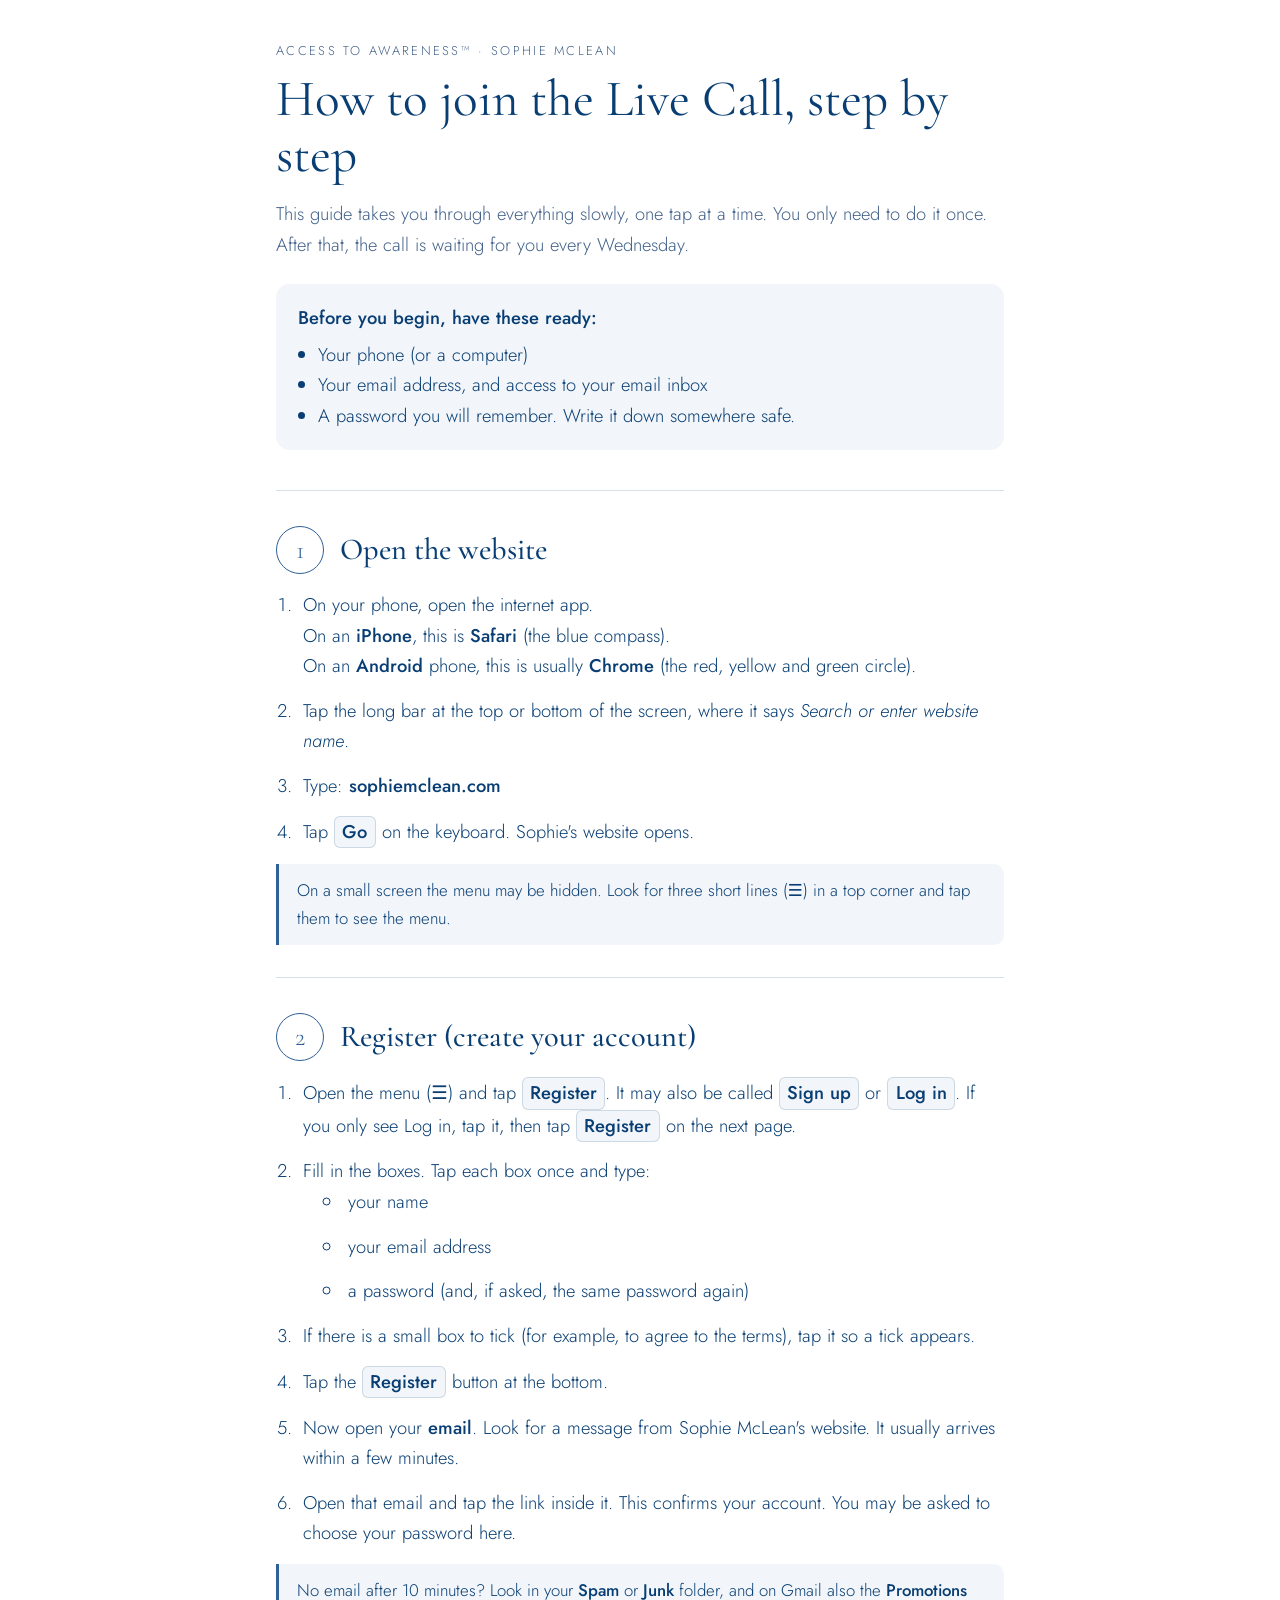
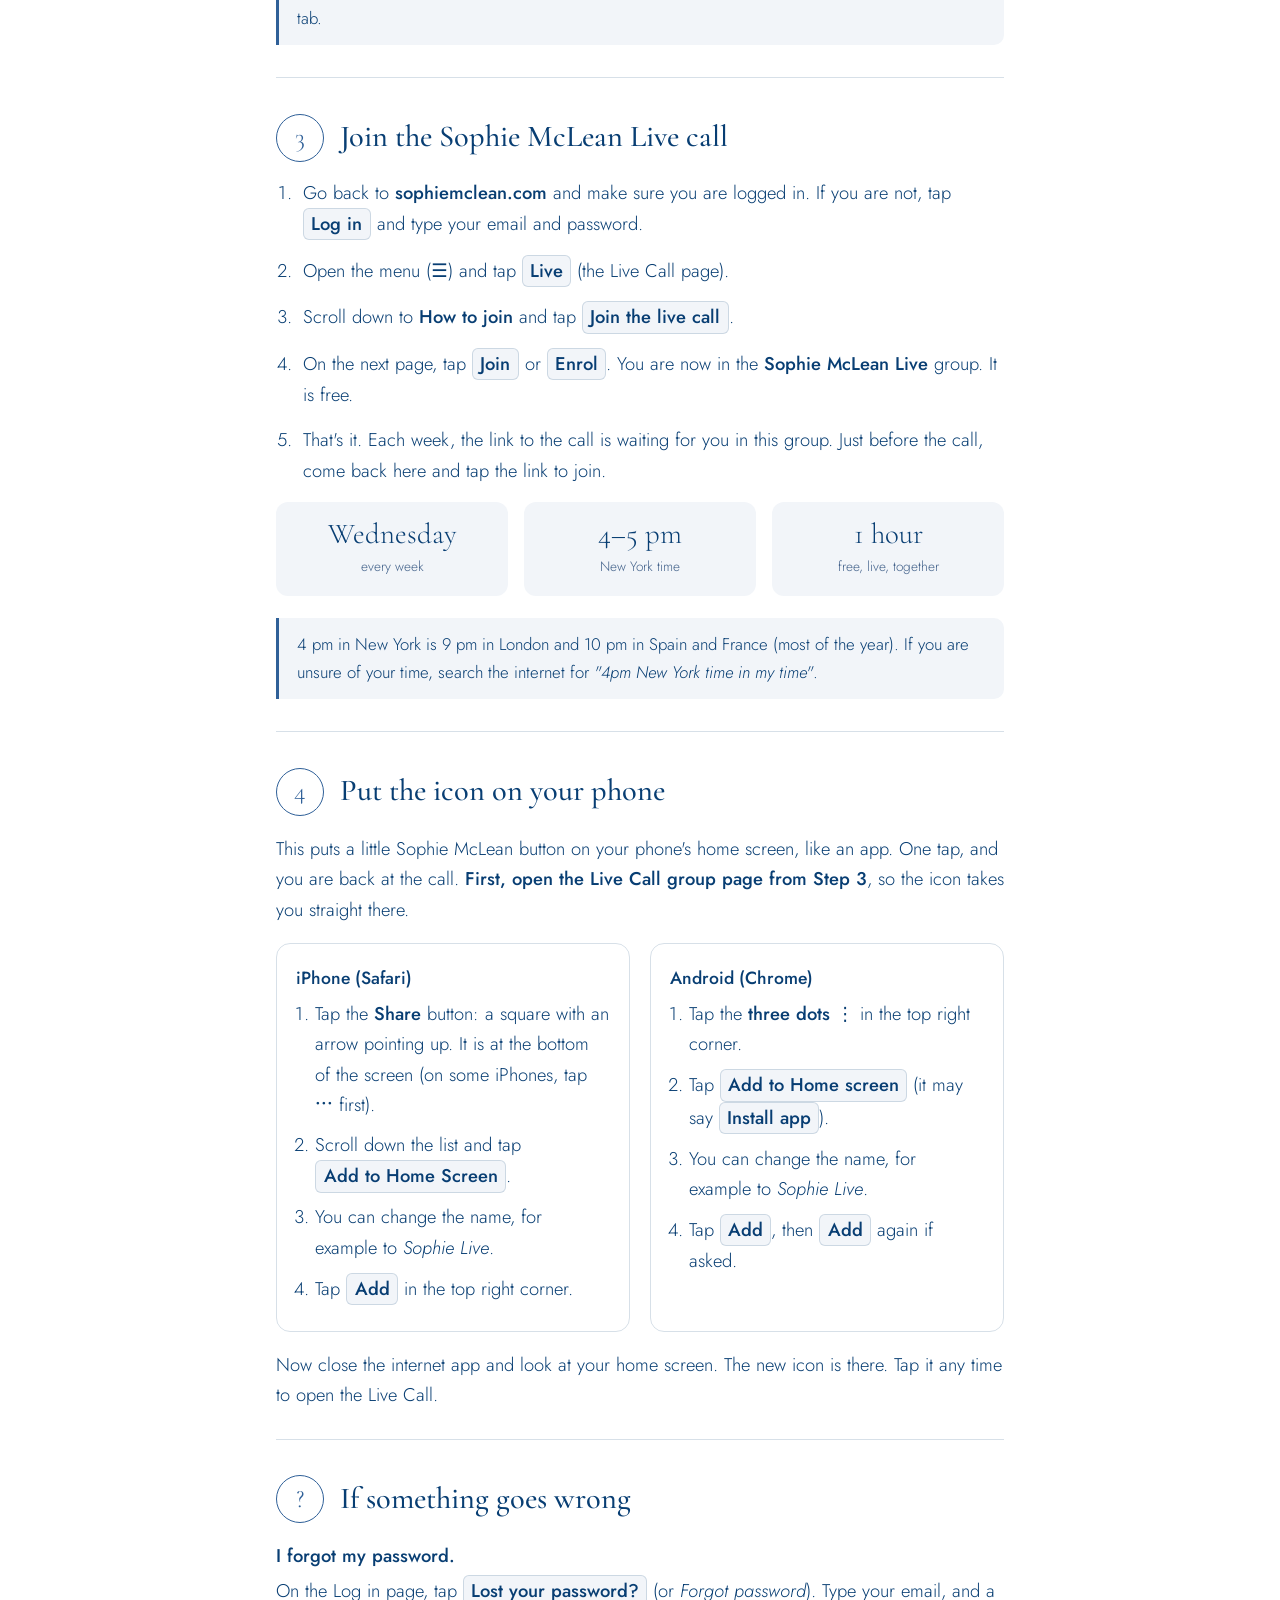
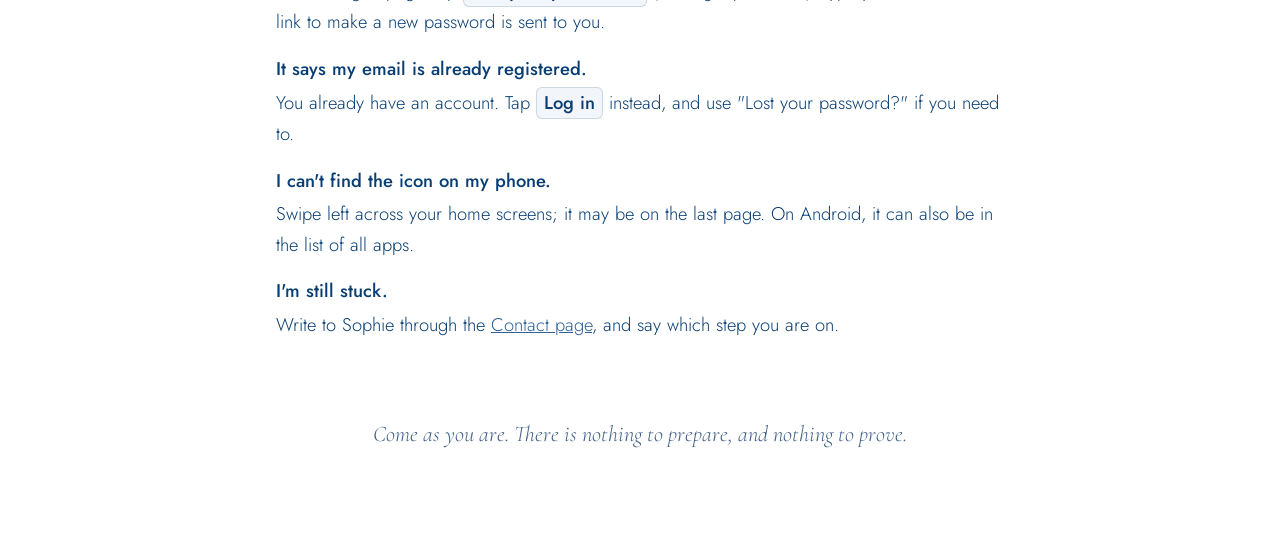
<file: sophiemcleansitefiles (latest)/how-to-join.html>
<!DOCTYPE html>
<html lang="en">
<head>
<meta charset="UTF-8" />
<meta name="viewport" content="width=device-width, initial-scale=1.0" />
<title>How to Join the Live Call · Sophie McLean</title>
<meta name="description" content="A simple, step-by-step guide: open the website, register, join the Sophie McLean Live call, and put the icon on your phone." />
<link rel="preconnect" href="https://fonts.googleapis.com" />
<link rel="preconnect" href="https://fonts.gstatic.com" crossorigin />
<link href="https://fonts.googleapis.com/css2?family=Cormorant+Garamond:ital,wght@0,400;0,500;1,400&family=Jost:wght@300;400;500&display=swap" rel="stylesheet" />
<style>
:root{
  --bg:#ffffff; --panel:#f2f5f9; --ink:#083e73; --ink-soft:#42618a;
  --accent:#2f6098; --line:rgba(8,62,115,0.16);
  --serif:"Cormorant Garamond", Georgia, "Times New Roman", serif;
  --sans:"Jost", ui-sans-serif, system-ui, -apple-system, "Segoe UI", Helvetica, Arial, sans-serif;
}
@media (prefers-color-scheme: dark){
  :root:not([data-theme="light"]){
    --bg:#0a1c33; --panel:#0f2540; --ink:#e7eef7; --ink-soft:#a3b6cf;
    --accent:#8fb8e2; --line:rgba(231,238,247,0.15);
  }
}
:root[data-theme="dark"]{
  --bg:#0a1c33; --panel:#0f2540; --ink:#e7eef7; --ink-soft:#a3b6cf;
  --accent:#8fb8e2; --line:rgba(231,238,247,0.15);
}
*{box-sizing:border-box}
body{margin:0;background:var(--bg);color:var(--ink);font-family:var(--sans);font-weight:300;font-size:1.15rem;line-height:1.65}
main{max-width:760px;margin:0 auto;padding:2.5rem 16px 4rem}
a{color:var(--accent)}
.eyebrow{text-transform:uppercase;letter-spacing:.18em;font-size:.8rem;color:var(--ink-soft);margin:0}
h1{font-family:var(--serif);font-weight:400;font-size:clamp(2.2rem,7vw,3.2rem);line-height:1.1;margin:.6rem 0 1rem}
h2{font-family:var(--serif);font-weight:500;font-size:1.9rem;line-height:1.2;margin:0}
h3{font-family:var(--sans);font-weight:500;font-size:1.1rem;margin:1.6rem 0 .4rem}
.intro{color:var(--ink-soft);margin:0 0 1.5rem}
.need{background:var(--panel);border-radius:14px;padding:1.2rem 1.4rem;margin:0 0 2.5rem}
.need ul{margin:.4rem 0 0;padding-left:1.2rem}
section.part{border-top:1px solid var(--line);padding:2.2rem 0 .6rem}
.part-head{display:flex;align-items:center;gap:1rem;margin-bottom:1rem}
.num{flex:none;width:3rem;height:3rem;border-radius:50%;border:1.5px solid var(--accent);color:var(--accent);display:grid;place-items:center;font-family:var(--serif);font-size:1.6rem}
ol.steps{margin:0;padding-left:1.4rem}
ol.steps li{margin:0 0 .9rem;padding-left:.3rem}
b{font-weight:500}
.btn-name{display:inline-block;border:1px solid var(--line);background:var(--panel);border-radius:6px;padding:0 .45rem;font-weight:500;white-space:nowrap}
.tip{border-left:3px solid var(--accent);background:var(--panel);padding:.8rem 1.1rem;border-radius:0 10px 10px 0;margin:1rem 0 1.4rem;font-size:1.05rem}
.when{display:flex;flex-wrap:wrap;gap:1rem;margin:1rem 0 1.4rem}
.when div{flex:1 1 140px;background:var(--panel);border-radius:12px;padding:1rem;text-align:center}
.when .big{font-family:var(--serif);font-size:1.8rem;display:block;line-height:1.1}
.when .small{font-size:.85rem;color:var(--ink-soft)}
.phones{display:grid;grid-template-columns:1fr;gap:1.2rem}
@media (min-width:640px){.phones{grid-template-columns:1fr 1fr}}
.phone{border:1px solid var(--line);border-radius:14px;padding:1rem 1.2rem}
.phone h3{margin-top:.2rem}
.phone ol{padding-left:1.2rem;margin:0}
.phone li{margin-bottom:.6rem}
dl.help dt{font-weight:500;margin-top:1rem}
dl.help dd{margin:.2rem 0 0}
.close{font-family:var(--serif);font-style:italic;font-size:1.4rem;text-align:center;margin-top:3rem;color:var(--ink-soft)}
@media print{
  body{font-size:12pt}
  .part,.phone,.need{break-inside:avoid}
  a{color:inherit;text-decoration:none}
}
</style>
</head>
<body>
<main>

<p class="eyebrow">Access to Awareness™ · Sophie McLean</p>
<h1>How to join the Live Call, step by step</h1>
<p class="intro">This guide takes you through everything slowly, one tap at a time. You only need to do it once. After that, the call is waiting for you every Wednesday.</p>

<div class="need">
  <b>Before you begin, have these ready:</b>
  <ul>
    <li>Your phone (or a computer)</li>
    <li>Your email address, and access to your email inbox</li>
    <li>A password you will remember. Write it down somewhere safe.</li>
  </ul>
</div>

<!-- STEP 1 -->
<section class="part">
  <div class="part-head"><div class="num">1</div><h2>Open the website</h2></div>
  <ol class="steps">
    <li>On your phone, open the internet app.
      <br>On an <b>iPhone</b>, this is <b>Safari</b> (the blue compass).
      <br>On an <b>Android</b> phone, this is usually <b>Chrome</b> (the red, yellow and green circle).</li>
    <li>Tap the long bar at the top or bottom of the screen, where it says <i>Search or enter website name</i>.</li>
    <li>Type: <b>sophiemclean.com</b></li>
    <li>Tap <span class="btn-name">Go</span> on the keyboard. Sophie's website opens.</li>
  </ol>
  <div class="tip">On a small screen the menu may be hidden. Look for three short lines (<b>☰</b>) in a top corner and tap them to see the menu.</div>
</section>

<!-- STEP 2 -->
<section class="part">
  <div class="part-head"><div class="num">2</div><h2>Register (create your account)</h2></div>
  <ol class="steps">
    <li>Open the menu (<b>☰</b>) and tap <span class="btn-name">Register</span>. It may also be called <span class="btn-name">Sign up</span> or <span class="btn-name">Log in</span>. If you only see Log in, tap it, then tap <span class="btn-name">Register</span> on the next page.</li>
    <li>Fill in the boxes. Tap each box once and type:
      <ul>
        <li>your name</li>
        <li>your email address</li>
        <li>a password (and, if asked, the same password again)</li>
      </ul>
    </li>
    <li>If there is a small box to tick (for example, to agree to the terms), tap it so a tick appears.</li>
    <li>Tap the <span class="btn-name">Register</span> button at the bottom.</li>
    <li>Now open your <b>email</b>. Look for a message from Sophie McLean's website. It usually arrives within a few minutes.</li>
    <li>Open that email and tap the link inside it. This confirms your account. You may be asked to choose your password here.</li>
  </ol>
  <div class="tip">No email after 10 minutes? Look in your <b>Spam</b> or <b>Junk</b> folder, and on Gmail also the <b>Promotions</b> tab.</div>
</section>

<!-- STEP 3 -->
<section class="part">
  <div class="part-head"><div class="num">3</div><h2>Join the Sophie McLean Live call</h2></div>
  <ol class="steps">
    <li>Go back to <b>sophiemclean.com</b> and make sure you are logged in. If you are not, tap <span class="btn-name">Log in</span> and type your email and password.</li>
    <li>Open the menu (<b>☰</b>) and tap <span class="btn-name">Live</span> (the Live Call page).</li>
    <li>Scroll down to <b>How to join</b> and tap <span class="btn-name">Join the live call</span>.</li>
    <li>On the next page, tap <span class="btn-name">Join</span> or <span class="btn-name">Enrol</span>. You are now in the <b>Sophie McLean Live</b> group. It is free.</li>
    <li>That's it. Each week, the link to the call is waiting for you in this group. Just before the call, come back here and tap the link to join.</li>
  </ol>
  <div class="when">
    <div><span class="big">Wednesday</span><span class="small">every week</span></div>
    <div><span class="big">4–5 pm</span><span class="small">New York time</span></div>
    <div><span class="big">1 hour</span><span class="small">free, live, together</span></div>
  </div>
  <div class="tip">4 pm in New York is 9 pm in London and 10 pm in Spain and France (most of the year). If you are unsure of your time, search the internet for <i>"4pm New York time in my time"</i>.</div>
</section>

<!-- STEP 4 -->
<section class="part">
  <div class="part-head"><div class="num">4</div><h2>Put the icon on your phone</h2></div>
  <p>This puts a little Sophie McLean button on your phone's home screen, like an app. One tap, and you are back at the call. <b>First, open the Live Call group page from Step 3</b>, so the icon takes you straight there.</p>
  <div class="phones">
    <div class="phone">
      <h3>iPhone (Safari)</h3>
      <ol>
        <li>Tap the <b>Share</b> button: a square with an arrow pointing up. It is at the bottom of the screen (on some iPhones, tap <b>•••</b> first).</li>
        <li>Scroll down the list and tap <span class="btn-name">Add to Home Screen</span>.</li>
        <li>You can change the name, for example to <i>Sophie Live</i>.</li>
        <li>Tap <span class="btn-name">Add</span> in the top right corner.</li>
      </ol>
    </div>
    <div class="phone">
      <h3>Android (Chrome)</h3>
      <ol>
        <li>Tap the <b>three dots ⋮</b> in the top right corner.</li>
        <li>Tap <span class="btn-name">Add to Home screen</span> (it may say <span class="btn-name">Install app</span>).</li>
        <li>You can change the name, for example to <i>Sophie Live</i>.</li>
        <li>Tap <span class="btn-name">Add</span>, then <span class="btn-name">Add</span> again if asked.</li>
      </ol>
    </div>
  </div>
  <p>Now close the internet app and look at your home screen. The new icon is there. Tap it any time to open the Live Call.</p>
</section>

<!-- HELP -->
<section class="part">
  <div class="part-head"><div class="num">?</div><h2>If something goes wrong</h2></div>
  <dl class="help">
    <dt>I forgot my password.</dt>
    <dd>On the Log in page, tap <span class="btn-name">Lost your password?</span> (or <i>Forgot password</i>). Type your email, and a link to make a new password is sent to you.</dd>
    <dt>It says my email is already registered.</dt>
    <dd>You already have an account. Tap <span class="btn-name">Log in</span> instead, and use "Lost your password?" if you need to.</dd>
    <dt>I can't find the icon on my phone.</dt>
    <dd>Swipe left across your home screens; it may be on the last page. On Android, it can also be in the list of all apps.</dd>
    <dt>I'm still stuck.</dt>
    <dd>Write to Sophie through the <a href="contact.html">Contact page</a>, and say which step you are on.</dd>
  </dl>
</section>

<p class="close">Come as you are. There is nothing to prepare, and nothing to prove.</p>

</main>
</body>
</html>
</file>
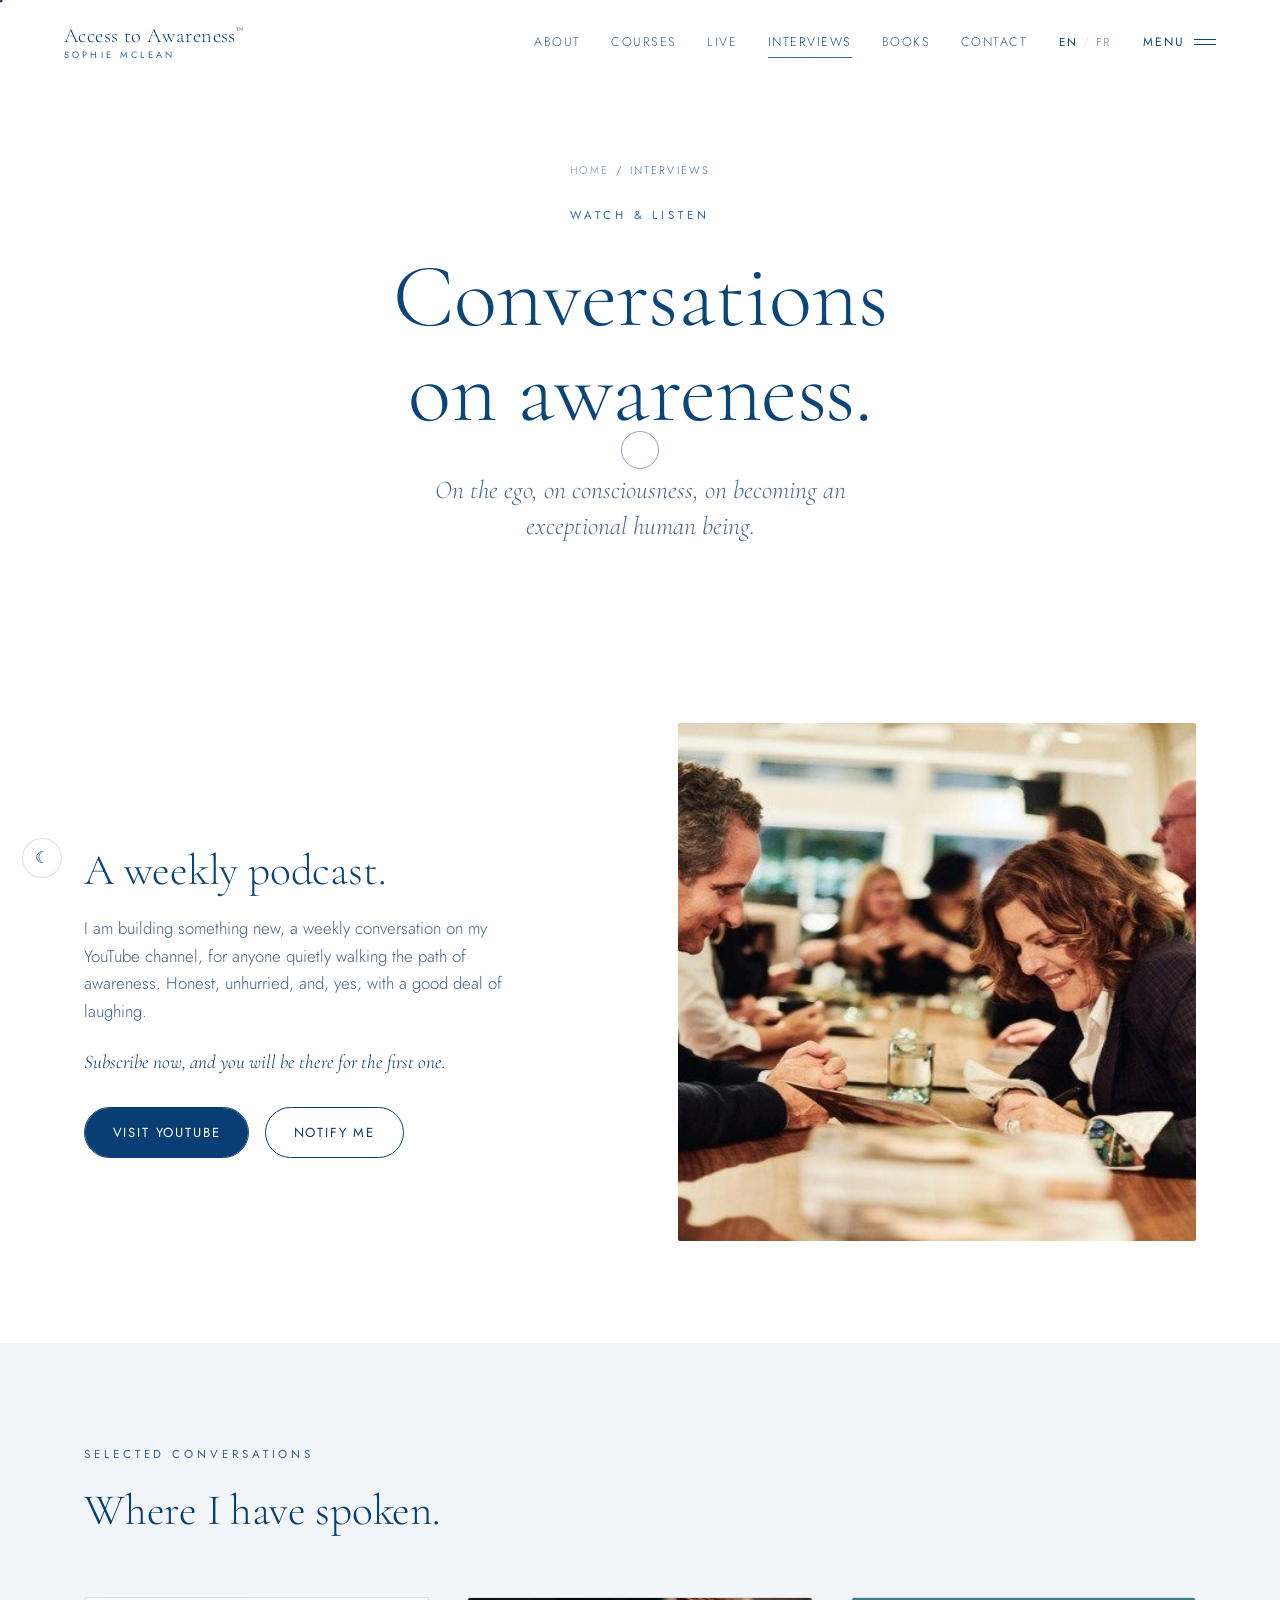
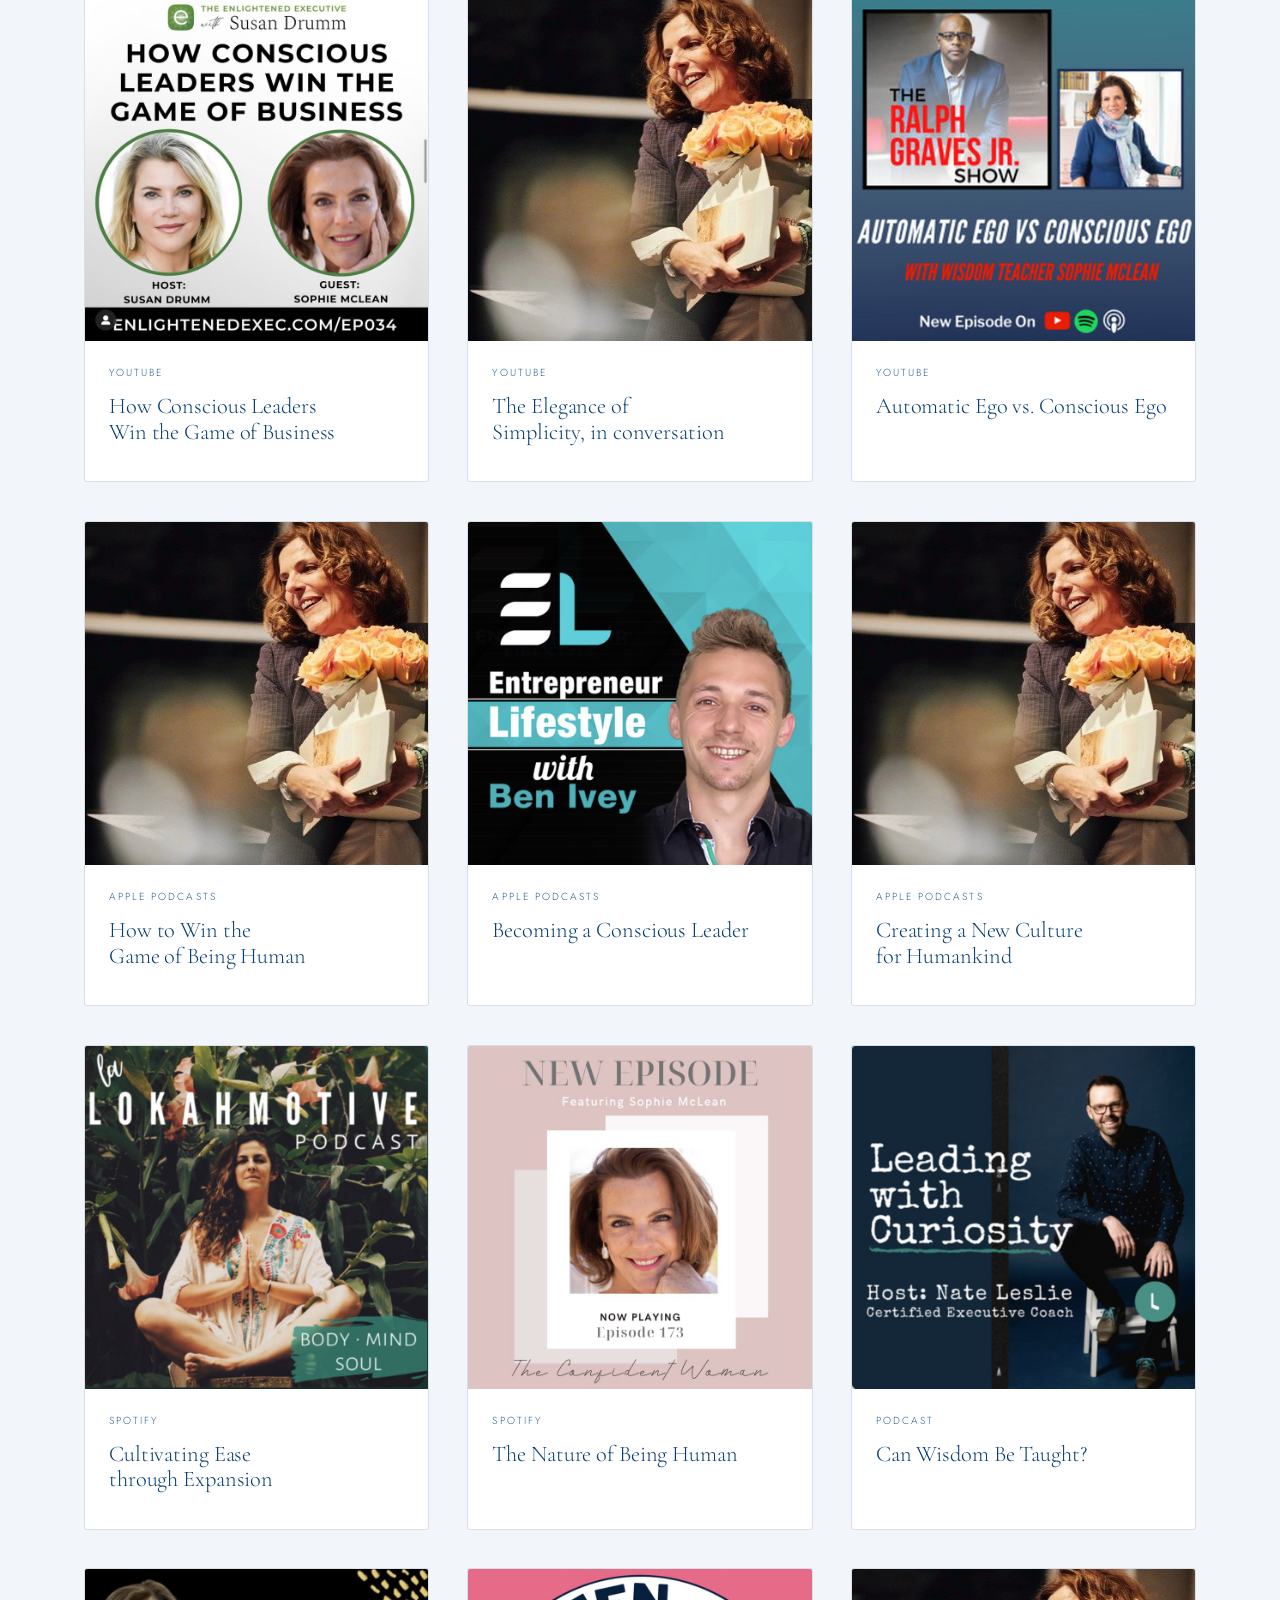
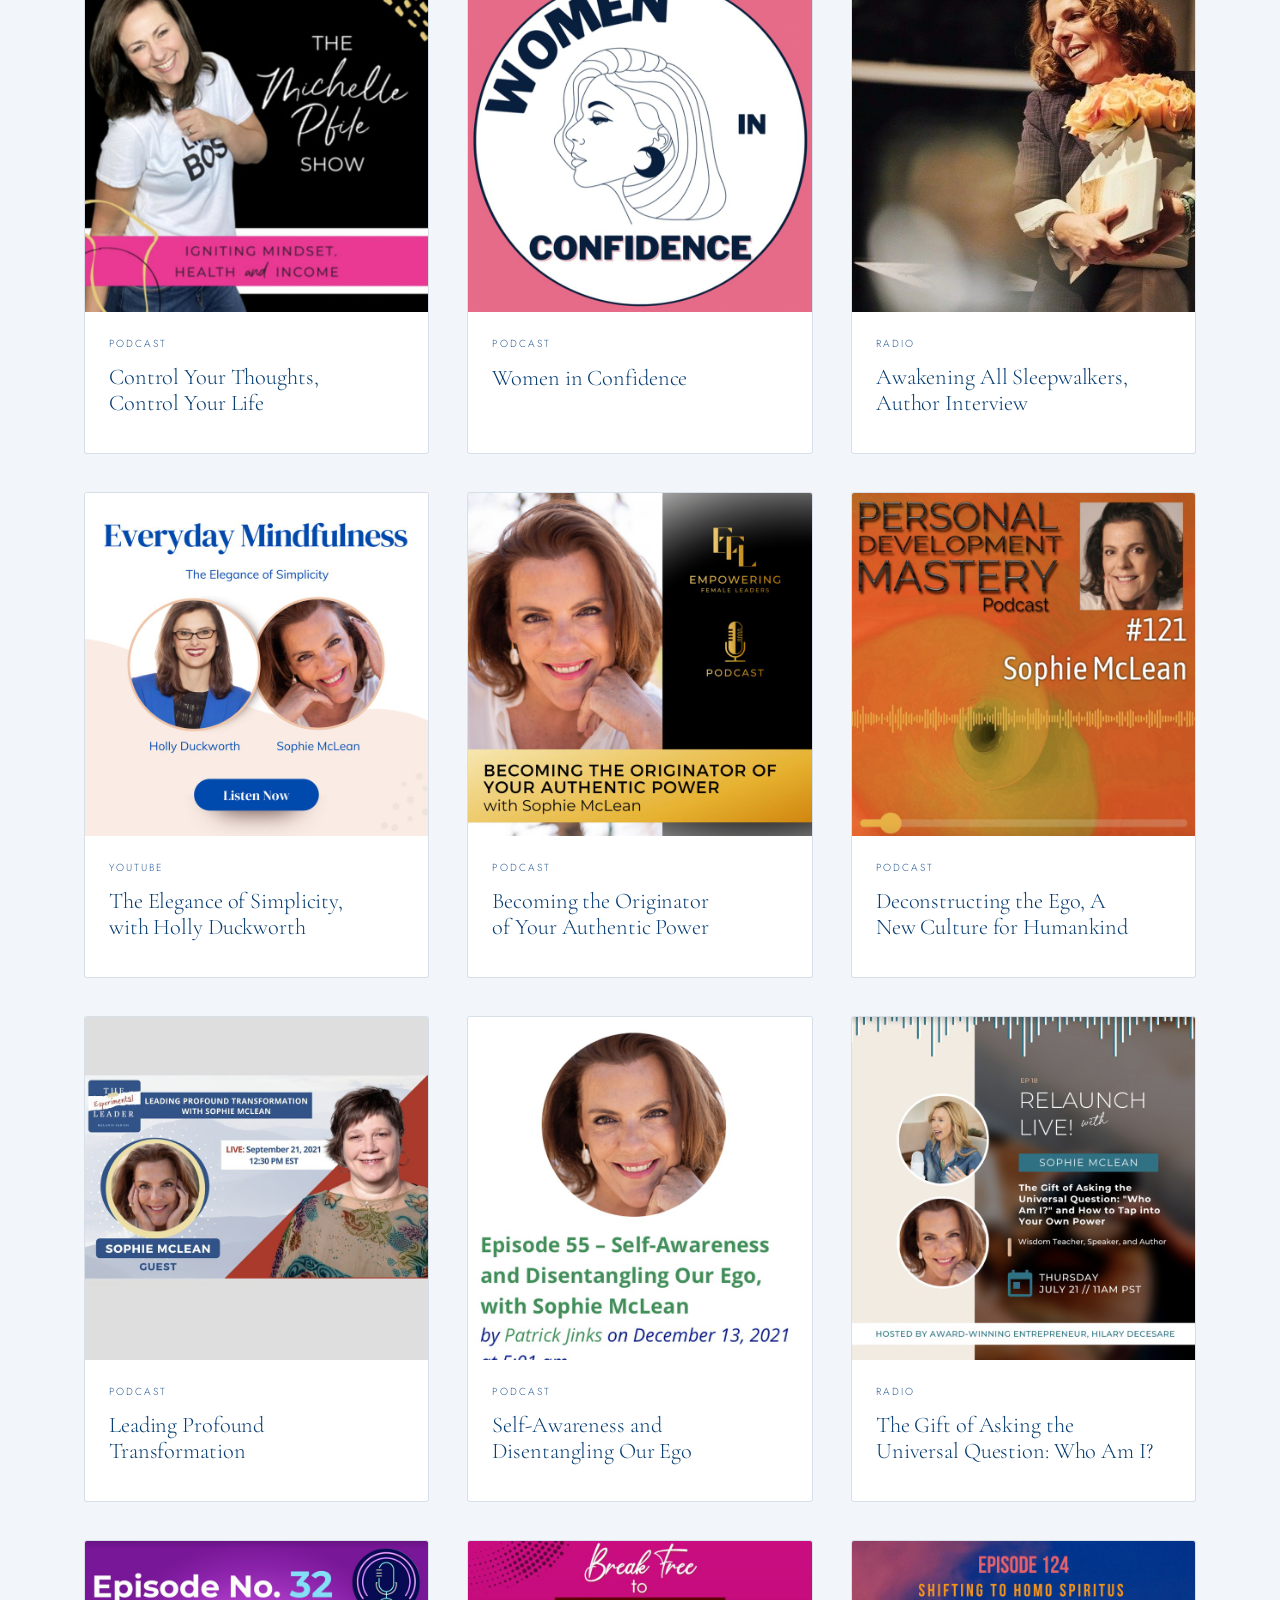
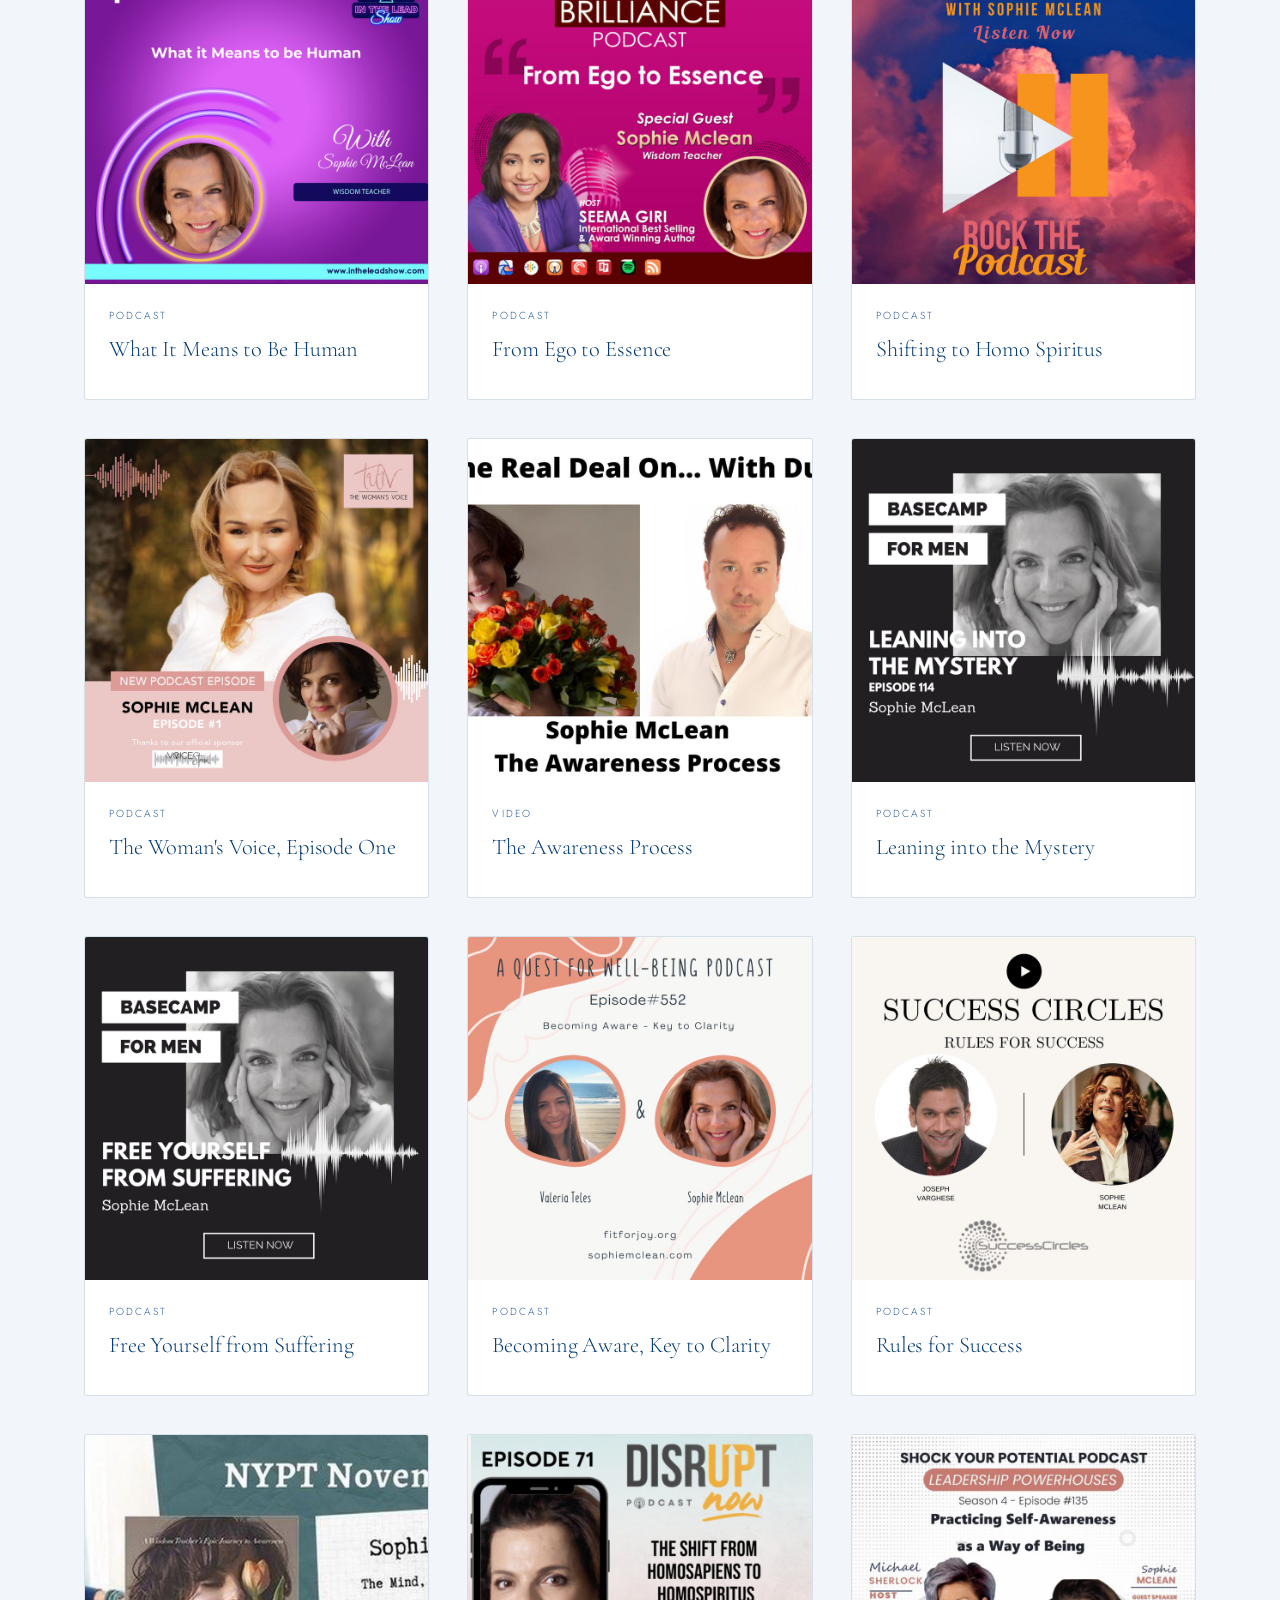
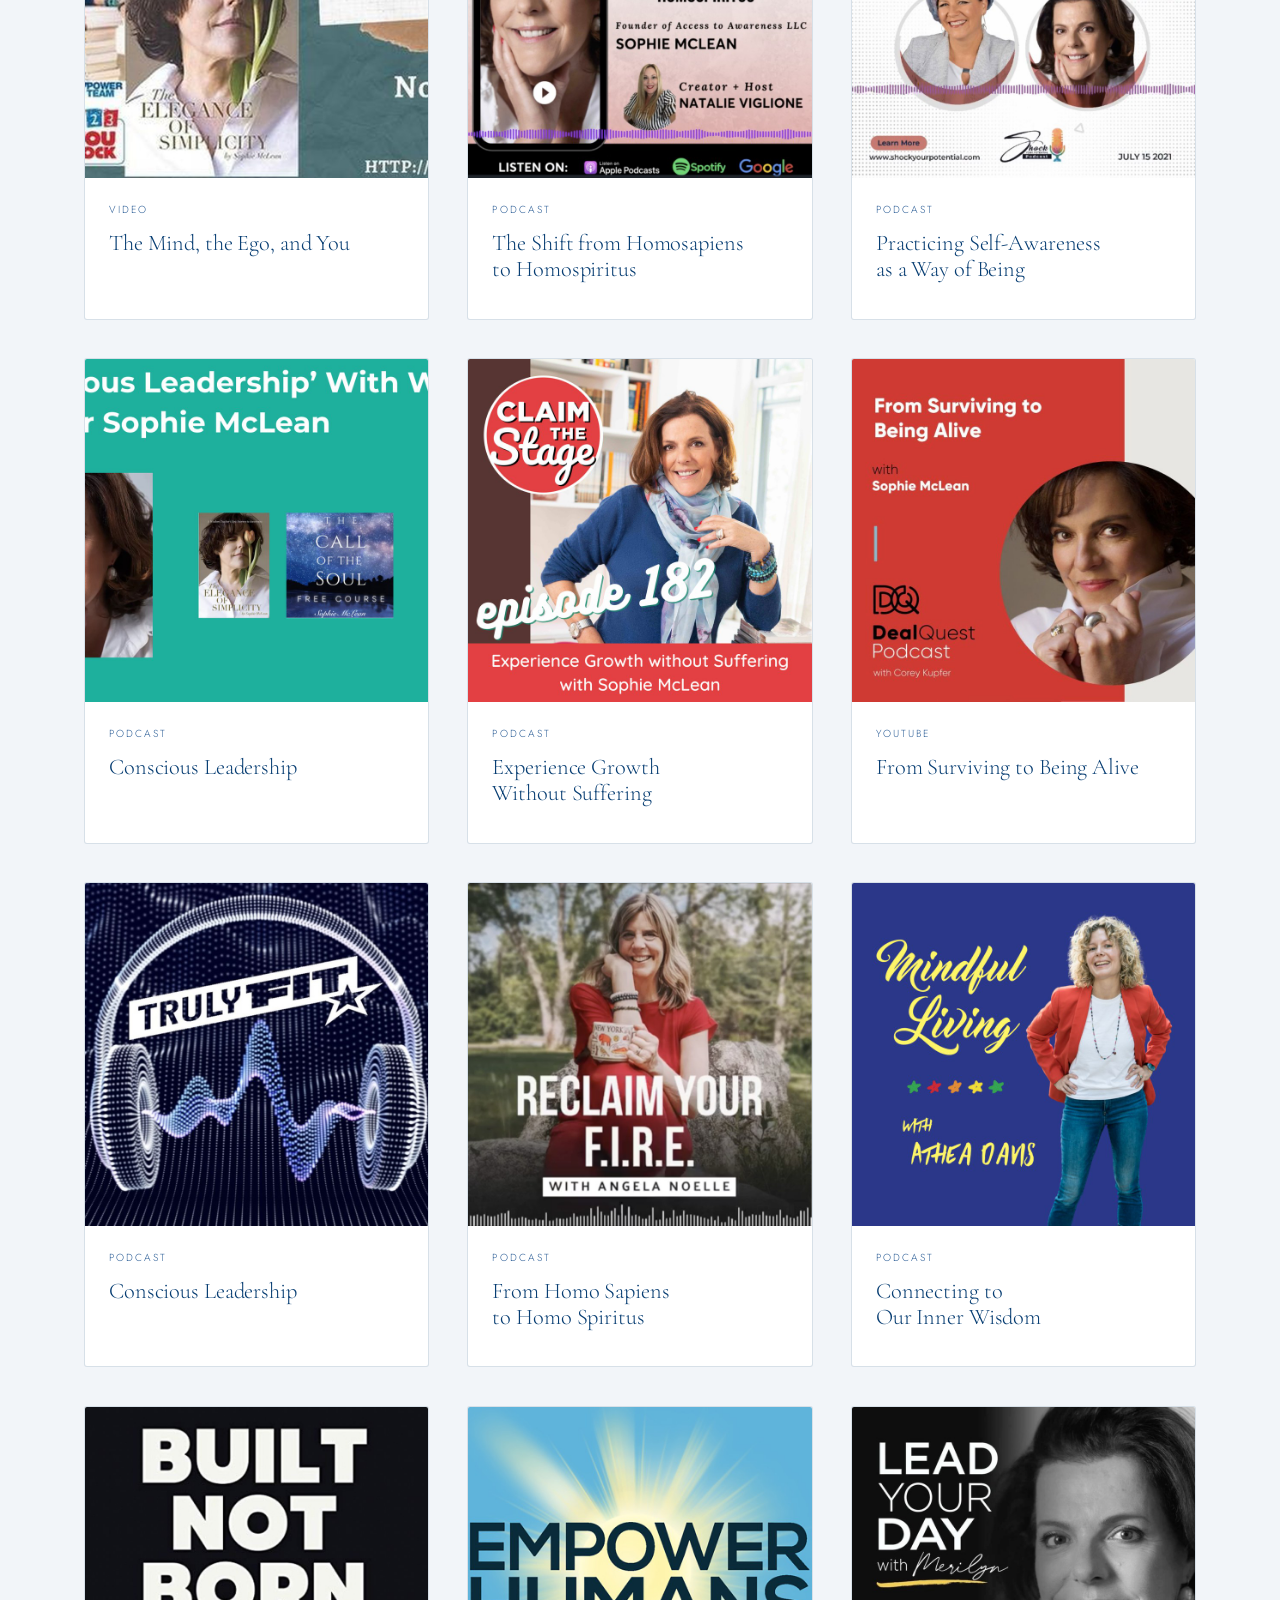
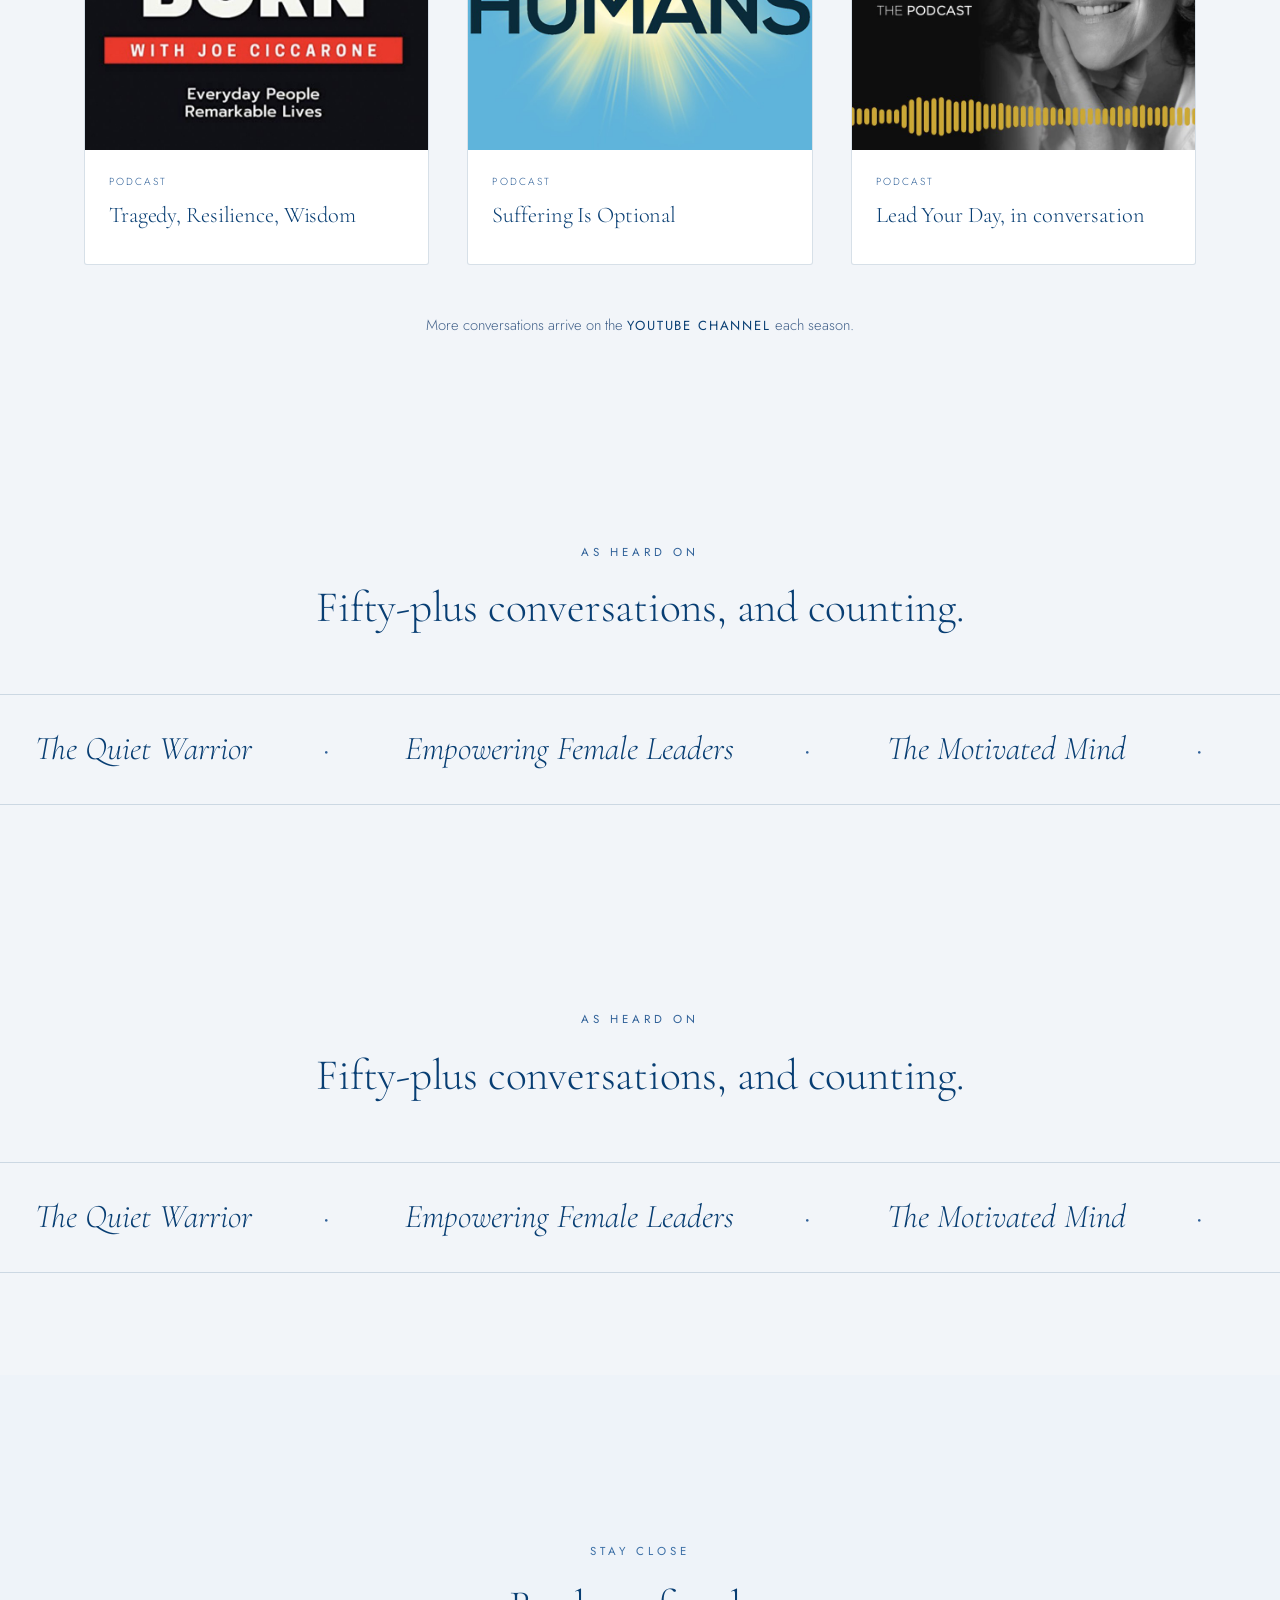
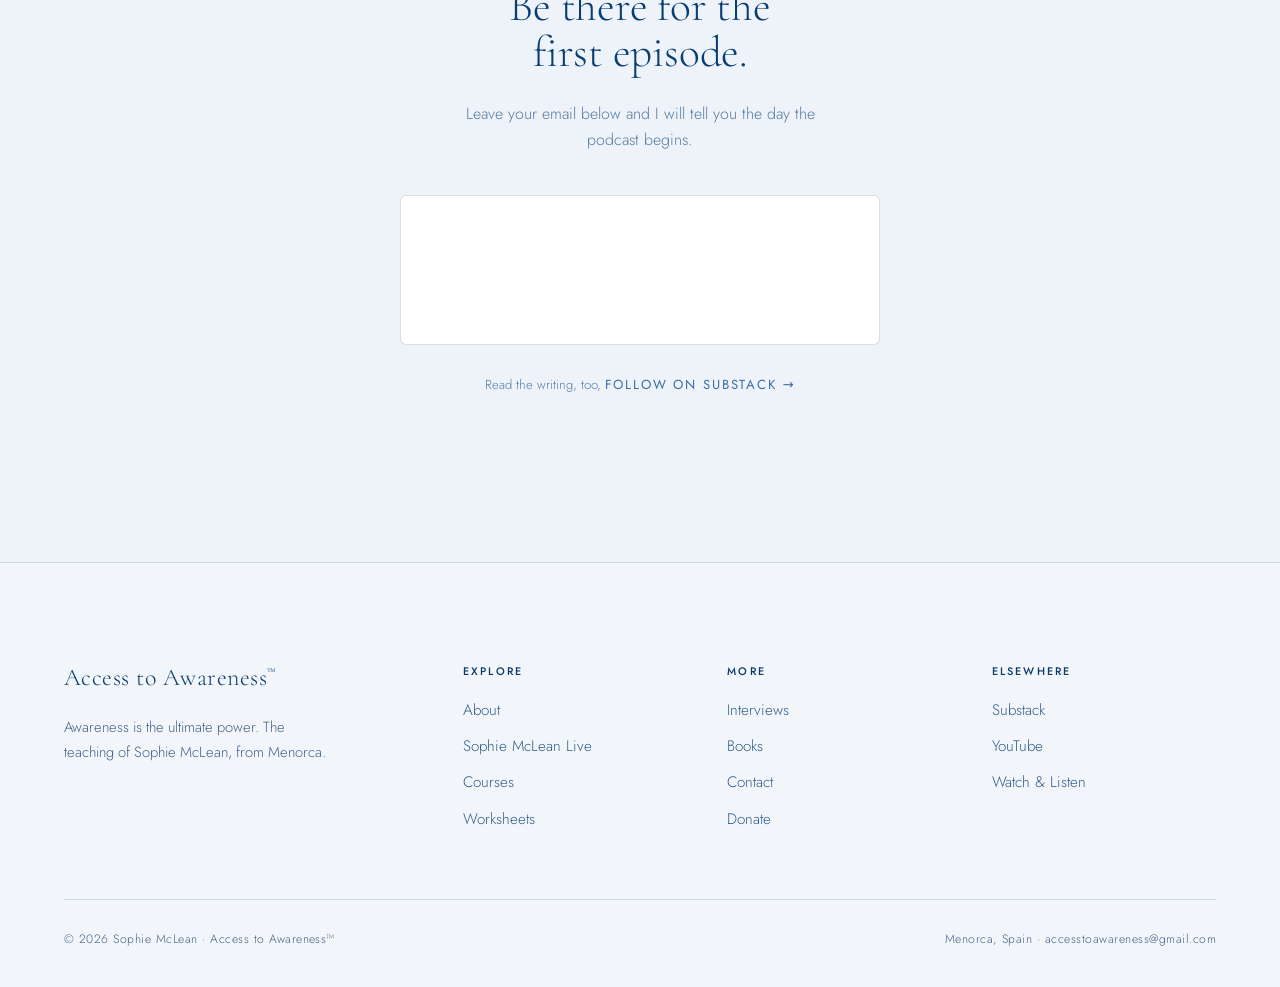
<file: sophiemcleansitefiles (latest)/interviews.html>
<!DOCTYPE html>
<html lang="en">
<head>
<meta charset="UTF-8" />
<meta name="viewport" content="width=device-width, initial-scale=1.0" />
<title>Interviews &amp; Podcast, Access to Awareness™ · Sophie McLean</title>
<meta name="description" content="Conversations on awareness, ego and consciousness, interviews and talks across podcasts and YouTube, and a new weekly podcast coming soon." />
<link rel="preconnect" href="https://fonts.googleapis.com" />
<link rel="preconnect" href="https://fonts.gstatic.com" crossorigin />
<link href="https://fonts.googleapis.com/css2?family=Cormorant+Garamond:ital,wght@0,300;0,400;0,500;1,300;1,400&family=Jost:wght@300;400;500&display=swap" rel="stylesheet" />
<link rel="stylesheet" href="styles.css" />
</head>
<body>

<div class="grain"></div>
<div class="progress" id="progress"></div>
<div class="cursor-ring" id="ring"></div>
<div class="cursor-dot" id="dot"></div>
<button class="theme-toggle" id="themeToggle" aria-label="Toggle light and dark">☾</button>

<header class="site" id="header">
 <a href="index.html" class="brand" data-hover>Access to Awareness<sup>™</sup><span>Sophie McLean</span></a>
 <div class="nav-right">
 <nav class="nav-links">
 <a href="about.html">About</a>
 <a href="courses.html">Courses</a>
 <a href="live.html">Live</a>
 <a href="interviews.html" class="active">Interviews</a>
 <a href="books.html">Books</a>
 <a href="contact.html">Contact</a>
 </nav>
 <button class="menu-toggle" id="menuOpen" data-hover>Menu <span class="bars"><i></i><i></i></span></button>
 </div>
</header>

<div class="overlay" id="overlay">
 <button class="close" id="menuClose" data-hover>Close ✕</button>
 <div class="overlay-grid">
 <nav>
 <a href="index.html"><span class="n">01</span>Home</a>
 <a href="about.html"><span class="n">02</span>About</a>
 <a href="live.html"><span class="n">03</span>Sophie McLean Live</a>
 <a href="courses.html"><span class="n">04</span>Courses</a>
 <a href="worksheets.html"><span class="n">05</span>Worksheets</a>
 <a href="interviews.html" aria-current="page"><span class="n">06</span>Interviews</a>
 <a href="books.html"><span class="n">07</span>Books</a>
 <a href="contact.html"><span class="n">08</span>Contact</a>
 <a href="donate.html"><span class="n">09</span>Donate</a>
 </nav>
 <div class="overlay-side">
 <p>For the Master Course and Mentoring, we begin with a conversation.</p>
 <a href="https://calendar.app.google/YEHpZKvGVmbxUsGu7" target="_blank" rel="noopener" class="link-u" data-hover>Book a call →</a><br><br>
 <a href="mailto:accesstoawareness@gmail.com" class="link-u" data-hover>accesstoawareness@gmail.com</a><br><br>
 <a href="https://accesstoawareness.substack.com/" target="_blank" rel="noopener" class="link-u" data-hover>Follow on Substack →</a>
 </div>
 </div>
</div>

<main>

<section class="page-hero">
 <div class="breadcrumb fade-up"><a href="index.html">Home</a> <span>/</span> <span>Interviews</span></div>
 <p class="eyebrow fade-up">Watch &amp; Listen</p>
 <h1 class="h-xl" data-split>Conversations on awareness.</h1>
 <p class="sub fade-up">On the ego, on consciousness, on becoming an exceptional human being.</p>
</section>

<!-- PODCAST FEATURE -->
<section class="pad-sm">
 <div class="wrap split reverse">
 <div class="split-media wide img-mask fade-up">
 <img src="images/sophie-in-conversation.jpg" alt="Sophie McLean in conversation" loading="lazy" />
 </div>
 <div class="split-copy">
 <span class="eyebrow fade-up">Coming soon</span>
 <h2 class="h-md fade-up" style="margin-bottom:1.4rem;">A weekly podcast.</h2>
 <p class="fade-up">I am building something new, a weekly conversation on my YouTube channel, for anyone quietly walking the path of awareness. Honest, unhurried, and, yes, with a good deal of laughing.</p>
 <p class="fade-up italic" style="color:var(--olive-dk);font-family:var(--serif);font-size:1.2rem;">Subscribe now, and you will be there for the first one.</p>
 <div class="fade-up" style="margin-top:1.8rem;display:flex;gap:1rem;flex-wrap:wrap;">
 <a href="https://www.youtube.com/@sophiemcleanwisdomteacher" target="_blank" rel="noopener" class="btn btn--fill" data-hover>Visit YouTube</a>
 <a href="#notify" class="btn" data-hover>Notify me</a>
 </div>
 </div>
 </div>
</section>

<!-- INTERVIEW GALLERY -->
<section class="pad-sm panel">
 <div class="wrap">
 <div class="sec-head"><span class="eyebrow fade-up">Selected conversations</span><h2 class="h-md fade-up">Where I have spoken.</h2></div>
 <div class="cards cards--square">

 <a href="https://www.youtube.com/watch?v=3PVVxchyY-4" target="_blank" rel="noopener" class="card fade-up">
 <div class="card-media"><img src="images/interview-enlightened-executive.jpg" alt="How Conscious Leaders Win the Game of Business" loading="lazy" /></div>
 <div class="card-body"><div class="k">YouTube</div><h3>How Conscious Leaders Win the Game of Business</h3></div>
 </a>

 <a href="https://www.youtube.com/watch?v=h8WbUUloOuQ" target="_blank" rel="noopener" class="card fade-up">
 <div class="card-media"><img src="images/sophie-with-flowers.jpg" alt="The Elegance of Simplicity, in conversation" loading="lazy" /></div>
 <div class="card-body"><div class="k">YouTube</div><h3>The Elegance of Simplicity, in conversation</h3></div>
 </a>

 <a href="https://www.youtube.com/watch?v=xahzyw8jCfU" target="_blank" rel="noopener" class="card fade-up">
 <div class="card-media"><img src="images/interview-ralph-graves-jr-show.jpg" alt="Automatic Ego vs. Conscious Ego" loading="lazy" /></div>
 <div class="card-body"><div class="k">YouTube</div><h3>Automatic Ego vs. Conscious Ego</h3></div>
 </a>

 <a href="https://podcasts.apple.com/us/podcast/how-to-win-the-game-of-being-human/id1438472688?i=1000578789682" target="_blank" rel="noopener" class="card fade-up">
 <div class="card-media"><img src="images/sophie-with-flowers.jpg" alt="How to Win the Game of Being Human" loading="lazy" /></div>
 <div class="card-body"><div class="k">Apple Podcasts</div><h3>How to Win the Game of Being Human</h3></div>
 </a>

 <a href="https://podcasts.apple.com/gb/podcast/49-becoming-a-conscious-leader-through-mastermind/id1531154440?i=1000548236979" target="_blank" rel="noopener" class="card fade-up">
 <div class="card-media"><img src="images/interview-entrepreneur-lifestyle.jpg" alt="Becoming a Conscious Leader" loading="lazy" /></div>
 <div class="card-body"><div class="k">Apple Podcasts</div><h3>Becoming a Conscious Leader</h3></div>
 </a>

 <a href="https://podcasts.apple.com/us/podcast/sophie-mclean-creating-a-new-culture-for-humankind/id1216249277?i=1000545212161" target="_blank" rel="noopener" class="card fade-up">
 <div class="card-media"><img src="images/sophie-with-flowers.jpg" alt="Creating a New Culture for Humankind" loading="lazy" /></div>
 <div class="card-body"><div class="k">Apple Podcasts</div><h3>Creating a New Culture for Humankind</h3></div>
 </a>

 <a href="https://open.spotify.com/episode/7aRzjDjKGG6WoNA1HLGXxA" target="_blank" rel="noopener" class="card fade-up">
 <div class="card-media"><img src="images/interview-la-lokahmotive.jpg" alt="Cultivating Ease through Expansion" loading="lazy" /></div>
 <div class="card-body"><div class="k">Spotify</div><h3>Cultivating Ease through Expansion</h3></div>
 </a>

 <a href="https://open.spotify.com/episode/0fmxTfLE8FTdRMdntlUEpG" target="_blank" rel="noopener" class="card fade-up">
 <div class="card-media"><img src="images/interview-confident-woman.jpg" alt="On the nature of being human" loading="lazy" /></div>
 <div class="card-body"><div class="k">Spotify</div><h3>The Nature of Being Human</h3></div>
 </a>

 <a href="https://anchor.fm/nathan-leslie/episodes/Ep-25-Can-Wisdom-be-Taught--Guest-Sophia-McLean--Wisdom-Teacher--Balearic-Islands--Spain-e1f48ir" target="_blank" rel="noopener" class="card fade-up">
 <div class="card-media"><img src="images/interview-leading-with-curiosity.jpg" alt="Can Wisdom Be Taught?" loading="lazy" /></div>
 <div class="card-body"><div class="k">Podcast</div><h3>Can Wisdom Be Taught?</h3></div>
 </a>

 <a href="https://anchor.fm/michelle-pfile/episodes/084-Control-Your-Thoughts--Control-Your-Life-with-Sophie-McLean-e18a372" target="_blank" rel="noopener" class="card fade-up">
 <div class="card-media"><img src="images/interview-michelle-pfile-show.jpg" alt="Control Your Thoughts, Control Your Life" loading="lazy" /></div>
 <div class="card-body"><div class="k">Podcast</div><h3>Control Your Thoughts, Control Your Life</h3></div>
 </a>

 <a href="https://womeninconfidence.captivate.fm/episode/sophiemclean" target="_blank" rel="noopener" class="card fade-up">
 <div class="card-media"><img src="images/interview-women-in-confidence.jpg" alt="Women in Confidence" loading="lazy" /></div>
 <div class="card-body"><div class="k">Podcast</div><h3>Women in Confidence</h3></div>
 </a>

 <a href="https://www.blogtalkradio.com/greatiamradio/2023/07/11/awakening-all-sleepwalkers-author-interview-special-guest-sophie-mclean" target="_blank" rel="noopener" class="card fade-up">
 <div class="card-media"><img src="images/sophie-with-flowers.jpg" alt="Awakening All Sleepwalkers, author interview" loading="lazy" /></div>
 <div class="card-body"><div class="k">Radio</div><h3>Awakening All Sleepwalkers, Author Interview</h3></div>
 </a>

 <a href="https://youtu.be/i7J1xxtqf5A" target="_blank" rel="noopener" class="card fade-up">
 <div class="card-media"><img src="images/interview-everyday-mindfulness.jpg" alt="The Elegance of Simplicity, with Holly Duckworth" loading="lazy" /></div>
 <div class="card-body"><div class="k">YouTube</div><h3>The Elegance of Simplicity, with Holly Duckworth</h3></div>
 </a>

 <a href="https://share.transistor.fm/s/304911cb" target="_blank" rel="noopener" class="card fade-up">
 <div class="card-media"><img src="images/interview-empowering-female-leaders.jpg" alt="Becoming the Originator of Your Authentic Power" loading="lazy" /></div>
 <div class="card-body"><div class="k">Podcast</div><h3>Becoming the Originator of Your Authentic Power</h3></div>
 </a>

 <a href="https://www.podchaser.com/podcasts/personal-development-mastery-1003535/episodes/121-sophie-mclean-on-deconstru-90221694" target="_blank" rel="noopener" class="card fade-up">
 <div class="card-media"><img src="images/interview-personal-development-mastery.jpg" alt="Deconstructing the Ego, A New Culture for Humankind" loading="lazy" /></div>
 <div class="card-body"><div class="k">Podcast</div><h3>Deconstructing the Ego, A New Culture for Humankind</h3></div>
 </a>

 <a href="https://www.melanieparish.com/leading-profound-transformation-with-sophie-mclean/" target="_blank" rel="noopener" class="card fade-up">
 <div class="card-media"><img src="images/interview-experimental-leader.jpg" alt="Leading Profound Transformation" loading="lazy" /></div>
 <div class="card-body"><div class="k">Podcast</div><h3>Leading Profound Transformation</h3></div>
 </a>

 <a href="https://jinksperspective.com/podcast/episode-55-self-awareness-and-disentangling-our-ego-with-sophie-mclean/" target="_blank" rel="noopener" class="card fade-up">
 <div class="card-media"><img src="images/interview-leadership-window-podcast.jpg" alt="Self-Awareness and Disentangling Our Ego" loading="lazy" /></div>
 <div class="card-body"><div class="k">Podcast</div><h3>Self-Awareness and Disentangling Our Ego</h3></div>
 </a>

 <a href="https://www.voiceamerica.com/episode/138483/the-gift-of-asking-the-universal-question-who-am-i-and-how-t" target="_blank" rel="noopener" class="card fade-up">
 <div class="card-media"><img src="images/interview-relaunch-live.jpg" alt="The Gift of Asking the Universal Question: Who Am I?" loading="lazy" /></div>
 <div class="card-body"><div class="k">Radio</div><h3>The Gift of Asking the Universal Question: Who Am I?</h3></div>
 </a>

 <a href="https://coachwithinsight.com/podcast/" target="_blank" rel="noopener" class="card fade-up">
 <div class="card-media"><img src="images/interview-in-the-lead-show.jpg" alt="What It Means to Be Human" loading="lazy" /></div>
 <div class="card-body"><div class="k">Podcast</div><h3>What It Means to Be Human</h3></div>
 </a>

 <a href="https://www.seemagiri.com/from-ego-to-essence-with-sophie-mclean/" target="_blank" rel="noopener" class="card fade-up">
 <div class="card-media"><img src="images/interview-break-free-to-brilliance.jpg" alt="From Ego to Essence" loading="lazy" /></div>
 <div class="card-body"><div class="k">Podcast</div><h3>From Ego to Essence</h3></div>
 </a>

 <a href="https://interviewconnections.com/sophie/" target="_blank" rel="noopener" class="card fade-up">
 <div class="card-media"><img src="images/interview-rock-the-podcast.jpg" alt="Shifting to Homo Spiritus" loading="lazy" /></div>
 <div class="card-body"><div class="k">Podcast</div><h3>Shifting to Homo Spiritus</h3></div>
 </a>

 <a href="https://thewomansvoice.com.au/podcast/" target="_blank" rel="noopener" class="card fade-up">
 <div class="card-media"><img src="images/interview-the-womans-voice.jpg" alt="The Woman's Voice, Episode One" loading="lazy" /></div>
 <div class="card-body"><div class="k">Podcast</div><h3>The Woman's Voice, Episode One</h3></div>
 </a>

 <a href="https://www.facebook.com/100002910361286/videos/3159899060783742/?extid=DP6ml2yUHg3yEevg" target="_blank" rel="noopener" class="card fade-up">
 <div class="card-media"><img src="images/interview-real-deal-with-dug.jpg" alt="The Awareness Process" loading="lazy" /></div>
 <div class="card-body"><div class="k">Video</div><h3>The Awareness Process</h3></div>
 </a>

 <a href="https://basecamp-podcast.com/basecamp-for-men-e114-leaning-into-the-mystery/" target="_blank" rel="noopener" class="card fade-up">
 <div class="card-media"><img src="images/interview-basecamp-for-men-e114.jpg" alt="Leaning into the Mystery" loading="lazy" /></div>
 <div class="card-body"><div class="k">Podcast</div><h3>Leaning into the Mystery</h3></div>
 </a>

 <a href="https://basecamp-podcast.com/basecamp-for-men-e45-free-yourself-from-suffering-with-special-guest-sophie-mclean/" target="_blank" rel="noopener" class="card fade-up">
 <div class="card-media"><img src="images/interview-basecamp-for-men-e45.jpg" alt="Free Yourself from Suffering" loading="lazy" /></div>
 <div class="card-body"><div class="k">Podcast</div><h3>Free Yourself from Suffering</h3></div>
 </a>

 <a href="https://fitforjoy.org/guests1/2021/5/15/sophie-mclean" target="_blank" rel="noopener" class="card fade-up">
 <div class="card-media"><img src="images/interview-quest-for-well-being.jpg" alt="Becoming Aware, Key to Clarity" loading="lazy" /></div>
 <div class="card-body"><div class="k">Podcast</div><h3>Becoming Aware, Key to Clarity</h3></div>
 </a>

 <a href="https://www.successcircles.com/rules-for-success-sophie-mclean/" target="_blank" rel="noopener" class="card fade-up">
 <div class="card-media"><img src="images/interview-success-circles.jpg" alt="Rules for Success" loading="lazy" /></div>
 <div class="card-body"><div class="k">Podcast</div><h3>Rules for Success</h3></div>
 </a>

 <a href="https://www.facebook.com/josephvarghese/videos/10157184493080981" target="_blank" rel="noopener" class="card fade-up">
 <div class="card-media"><img src="images/interview-new-york-power-team.jpg" alt="The Mind, the Ego, and You" loading="lazy" /></div>
 <div class="card-body"><div class="k">Video</div><h3>The Mind, the Ego, and You</h3></div>
 </a>

 <a href="https://www.disruptnowprogram.com/blog/the-shift-from-homosapiens-to-homospiritus" target="_blank" rel="noopener" class="card fade-up">
 <div class="card-media"><img src="images/interview-disrupt-now-podcast.jpg" alt="The Shift from Homosapiens to Homospiritus" loading="lazy" /></div>
 <div class="card-body"><div class="k">Podcast</div><h3>The Shift from Homosapiens to Homospiritus</h3></div>
 </a>

 <a href="https://shockyourpotential.com/podcast/practicing-self-awareness-as-a-way-of-being-sophie-mclean/" target="_blank" rel="noopener" class="card fade-up">
 <div class="card-media"><img src="images/interview-shock-your-potential.jpg" alt="Practicing Self-Awareness as a Way of Being" loading="lazy" /></div>
 <div class="card-body"><div class="k">Podcast</div><h3>Practicing Self-Awareness as a Way of Being</h3></div>
 </a>

 <a href="https://andrew-wayfinder-fcd5.mykajabi.com/blog/da15-sophie-mclean" target="_blank" rel="noopener" class="card fade-up">
 <div class="card-media"><img src="images/interview-destiny-awakening-interviews.jpg" alt="Conscious Leadership" loading="lazy" /></div>
 <div class="card-body"><div class="k">Podcast</div><h3>Conscious Leadership</h3></div>
 </a>

 <a href="https://speakersisterhood.com/2021/06/16/podcast-ep-182-experience-growth-without-suffering-with-sophie-mclean/" target="_blank" rel="noopener" class="card fade-up">
 <div class="card-media"><img src="images/interview-claim-the-stage.jpg" alt="Experience Growth Without Suffering" loading="lazy" /></div>
 <div class="card-body"><div class="k">Podcast</div><h3>Experience Growth Without Suffering</h3></div>
 </a>

 <a href="https://www.youtube.com/watch?v=f7nhGKOH84s" target="_blank" rel="noopener" class="card fade-up">
 <div class="card-media"><img src="images/interview-dealquest-podcast.jpg" alt="From Surviving to Being Alive" loading="lazy" /></div>
 <div class="card-body"><div class="k">YouTube</div><h3>From Surviving to Being Alive</h3></div>
 </a>

 <a href="https://ms.player.fm/series/the-trulyfit-podcast/conscious-leadership" target="_blank" rel="noopener" class="card fade-up">
 <div class="card-media"><img src="images/interview-trulyfit-podcast.jpg" alt="Conscious Leadership, TrulyFit Podcast" loading="lazy" /></div>
 <div class="card-body"><div class="k">Podcast</div><h3>Conscious Leadership</h3></div>
 </a>

 <a href="https://angelanoelle.libsyn.com/episode-63-from-homo-sapiens-to-homo-spiritus-with-sophie-mclean" target="_blank" rel="noopener" class="card fade-up">
 <div class="card-media"><img src="images/interview-reclaim-your-fire.jpg" alt="From Homo Sapiens to Homo Spiritus" loading="lazy" /></div>
 <div class="card-body"><div class="k">Podcast</div><h3>From Homo Sapiens to Homo Spiritus</h3></div>
 </a>

 <a href="https://player.fm/series/mindful-living-with-athea-davis/ep-120-connecting-to-our-inner-wisdom-with-sophie-mclean" target="_blank" rel="noopener" class="card fade-up">
 <div class="card-media"><img src="images/interview-mindful-living-podcast.jpg" alt="Connecting to Our Inner Wisdom" loading="lazy" /></div>
 <div class="card-body"><div class="k">Podcast</div><h3>Connecting to Our Inner Wisdom</h3></div>
 </a>

 <a href="https://www.audible.com/pd/34-Sophie-McLean-Tragedy-Resilience-Wisdom-Podcast/B09RTR7S8B" target="_blank" rel="noopener" class="card fade-up">
 <div class="card-media"><img src="images/interview-built-not-born.jpg" alt="Tragedy, Resilience, Wisdom" loading="lazy" /></div>
 <div class="card-body"><div class="k">Podcast</div><h3>Tragedy, Resilience, Wisdom</h3></div>
 </a>

 <a href="https://empowerhumans.com/142-suffering-is-optional-w-sophie-mclean/" target="_blank" rel="noopener" class="card fade-up">
 <div class="card-media"><img src="images/interview-empower-humans.jpg" alt="Suffering Is Optional" loading="lazy" /></div>
 <div class="card-body"><div class="k">Podcast</div><h3>Suffering Is Optional</h3></div>
 </a>

 <a href="https://podcasts.apple.com/us/podcast/lead-your-day-with-merilyn/id1493338330" target="_blank" rel="noopener" class="card fade-up">
 <div class="card-media"><img src="images/interview-lead-your-day.jpg" alt="Lead Your Day, in conversation" loading="lazy" /></div>
 <div class="card-body"><div class="k">Podcast</div><h3>Lead Your Day, in conversation</h3></div>
 </a>

 </div>
 <p class="fade-up" style="text-align:center;margin-top:3rem;color:var(--ink-soft);font-size:.92rem;">More conversations arrive on the <a href="https://www.youtube.com/@sophiemcleanwisdomteacher" target="_blank" rel="noopener" class="link-u" data-hover>YouTube channel</a> each season.</p>
 </div>
</section>

<!-- AS HEARD ON -->
<section class="pad-sm panel">
 <div class="wrap">
 <div class="sec-head center"><span class="eyebrow fade-up">As heard on</span><h2 class="h-md fade-up">Fifty-plus conversations, and counting.</h2></div>
 </div>
 <div class="marquee">
 <div class="marquee-track" id="marquee">
 <span>The Quiet Warrior</span>
 <span>Empowering Female Leaders</span>
 <span>The Motivated Mind</span>
 <span>Great I Am Radio</span>
 <span>Basecamp for Men</span>
 <span>Women in Confidence</span>
 <span>Leading with Curiosity</span>
 <span>Straight Up Wellness</span>
 <span>The Confident Woman Podcast</span>
 <span>The ReLaunch Live</span>
 <span>The Michelle Pfile Show</span>
 <span>Unlikely Leadership Podcast</span>
 <span>Built Not Born</span>
 <span>In the Lead Show with Jennifer Tsang</span>
 <span>The Leadership Window Podcast</span>
 <span>The Enlightened Executive Podcast</span>
 <span>The Quiet Warrior Show</span>
 <span>Mindful Living Podcast</span>
 <span>The Experimental Leader Podcast</span>
 <span>Entrepreneur Lifestyle Podcast</span>
 <span>La Lokahmotive</span>
 <span>TrulyFit Podcast</span>
 <span>Extraordinary Women Radio</span>
 <span>Reclaim Your F.I.R.E.</span>
 <span>Surviving the Storm</span>
 <span>Basecamp for Men</span>
 <span>Claim the Stage</span>
 <span>Follow Your Path</span>
 <span>Break Free to Brilliance</span>
 <span>'Confidence Chats' Panel</span>
 <span>Shock Your Potential Podcast</span>
 <span>The Positively You Podcast</span>
 <span>A Quest for Well-Being</span>
 <span>Personal Development Mastery</span>
 <span>The Roadmap</span>
 <span>Back to You</span>
 <span>Lead Your Day</span>
 <span>The Ralph Graves Jr. Show</span>
 <span>Empower Humans</span>
 <span>Disrupt Now Podcast</span>
 <span>The Woman's Voice</span>
 <span>Rock the Podcast</span>
 <span>Keep Leading!</span>
 <span>DealQuest Podcast</span>
 <span>The Destiny Awakening Interviews</span>
 <span>New York Power Team</span>
 <span>The Real Deal On... With Dug</span>
 <span>Success Circles</span>
 <span>Basecamp for Men</span>
 <span>Everyday Mindfulness Show</span>
 <span>Working on Purpose</span>
 <span>Fit for Joy</span>
 </div>
 </div>
</section>

<!-- AS HEARD ON -->
<section class="pad-sm panel">
 <div class="wrap">
 <div class="sec-head center"><span class="eyebrow fade-up">As heard on</span><h2 class="h-md fade-up">Fifty-plus conversations, and counting.</h2></div>
 </div>
 <div class="marquee">
 <div class="marquee-track" id="marquee">
 <span>The Quiet Warrior</span>
 <span>Empowering Female Leaders</span>
 <span>The Motivated Mind</span>
 <span>Great I Am Radio</span>
 <span>Basecamp for Men</span>
 <span>Women in Confidence</span>
 <span>Leading with Curiosity</span>
 <span>Straight Up Wellness</span>
 <span>The Confident Woman Podcast</span>
 <span>The ReLaunch Live</span>
 <span>The Michelle Pfile Show</span>
 <span>Unlikely Leadership Podcast</span>
 <span>Built Not Born</span>
 <span>In the Lead Show with Jennifer Tsang</span>
 <span>The Leadership Window Podcast</span>
 <span>The Enlightened Executive Podcast</span>
 <span>The Quiet Warrior Show</span>
 <span>Mindful Living Podcast</span>
 <span>The Experimental Leader Podcast</span>
 <span>Entrepreneur Lifestyle Podcast</span>
 <span>La Lokahmotive</span>
 <span>TrulyFit Podcast</span>
 <span>Extraordinary Women Radio</span>
 <span>Reclaim Your F.I.R.E.</span>
 <span>Surviving the Storm</span>
 <span>Basecamp for Men</span>
 <span>Claim the Stage</span>
 <span>Follow Your Path</span>
 <span>Break Free to Brilliance</span>
 <span>'Confidence Chats' Panel</span>
 <span>Shock Your Potential Podcast</span>
 <span>The Positively You Podcast</span>
 <span>A Quest for Well-Being</span>
 <span>Personal Development Mastery</span>
 <span>The Roadmap</span>
 <span>Back to You</span>
 <span>Lead Your Day</span>
 <span>The Ralph Graves Jr. Show</span>
 <span>Empower Humans</span>
 <span>Disrupt Now Podcast</span>
 <span>The Woman's Voice</span>
 <span>Rock the Podcast</span>
 <span>Keep Leading!</span>
 <span>DealQuest Podcast</span>
 <span>The Destiny Awakening Interviews</span>
 <span>New York Power Team</span>
 <span>The Real Deal On... With Dug</span>
 <span>Success Circles</span>
 <span>Basecamp for Men</span>
 <span>Everyday Mindfulness Show</span>
 <span>Working on Purpose</span>
 <span>Fit for Joy</span>
 </div>
 </div>
</section>

<!-- NOTIFY -->
<section class="ink-section pad center" id="notify">
 <div class="wrap">
 <p class="eyebrow fade-up">Stay close</p>
 <h2 class="h-md fade-up" style="max-width:18ch;margin:1.4rem auto 0;">Be there for the first episode.</h2>
 <p class="fade-up" style="max-width:44ch;margin:1.6rem auto 0;">Leave your email below and I will tell you the day the podcast begins.</p>
 <div class="fade-up substack-embed">
 <iframe src="https://accesstoawareness.substack.com/embed" width="480" height="150" style="border:1px solid var(--line); background:#fff; border-radius:6px;" frameborder="0" scrolling="no" title="Subscribe on Substack"></iframe>
 </div>
 <p class="sub-line fade-up">Read the writing, too, <a href="https://accesstoawareness.substack.com/" target="_blank" rel="noopener" class="link-u" data-hover>follow on Substack →</a></p>
 </div>
</section>

</main>

<footer class="site">
 <div class="foot-grid">
 <div class="foot-brand">
 <a href="index.html" class="brand" data-hover>Access to Awareness<sup>™</sup></a>
 <p>Awareness is the ultimate power. The teaching of Sophie McLean, from Menorca.</p>
 </div>
 <div class="foot-col">
 <h4>Explore</h4>
 <a href="about.html" data-hover>About</a>
 <a href="live.html" data-hover>Sophie McLean Live</a>
 <a href="courses.html" data-hover>Courses</a>
 <a href="worksheets.html" data-hover>Worksheets</a>
 </div>
 <div class="foot-col">
 <h4>More</h4>
 <a href="interviews.html" data-hover>Interviews</a>
 <a href="books.html" data-hover>Books</a>
 <a href="contact.html" data-hover>Contact</a>
 <a href="donate.html" data-hover>Donate</a>
 </div>
 <div class="foot-col">
 <h4>Elsewhere</h4>
 <a href="https://accesstoawareness.substack.com/" target="_blank" rel="noopener" data-hover>Substack</a>
 <a href="https://www.youtube.com/@sophiemcleanwisdomteacher" target="_blank" rel="noopener" data-hover>YouTube</a>
 <a href="interviews.html" data-hover>Watch &amp; Listen</a>
 </div>
 </div>
 <div class="foot-bottom">
 <span>© <span id="yr"></span> Sophie McLean · Access to Awareness™</span>
 <span>Menorca, Spain · accesstoawareness@gmail.com</span>
 </div>
</footer>

<script src="translations.js"></script>
<script src="app.js"></script>
</body>
</html>
</file>
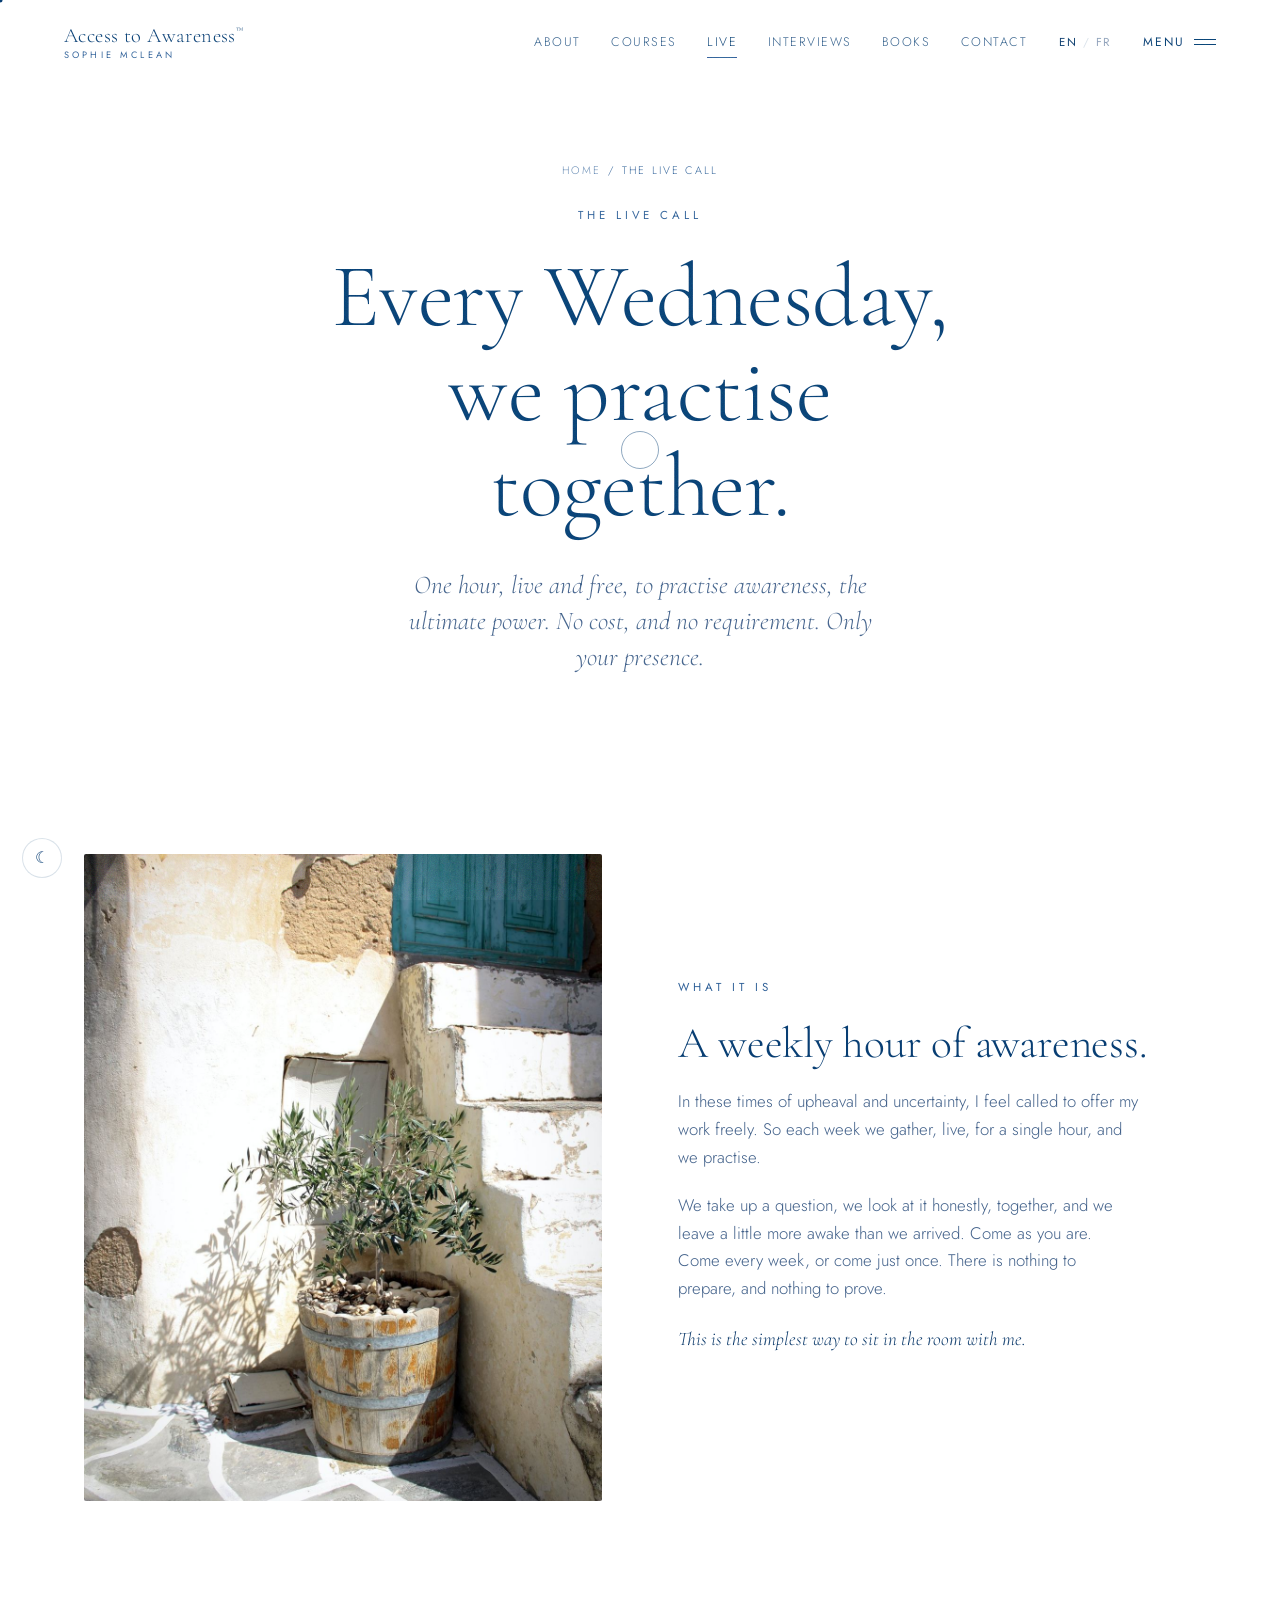
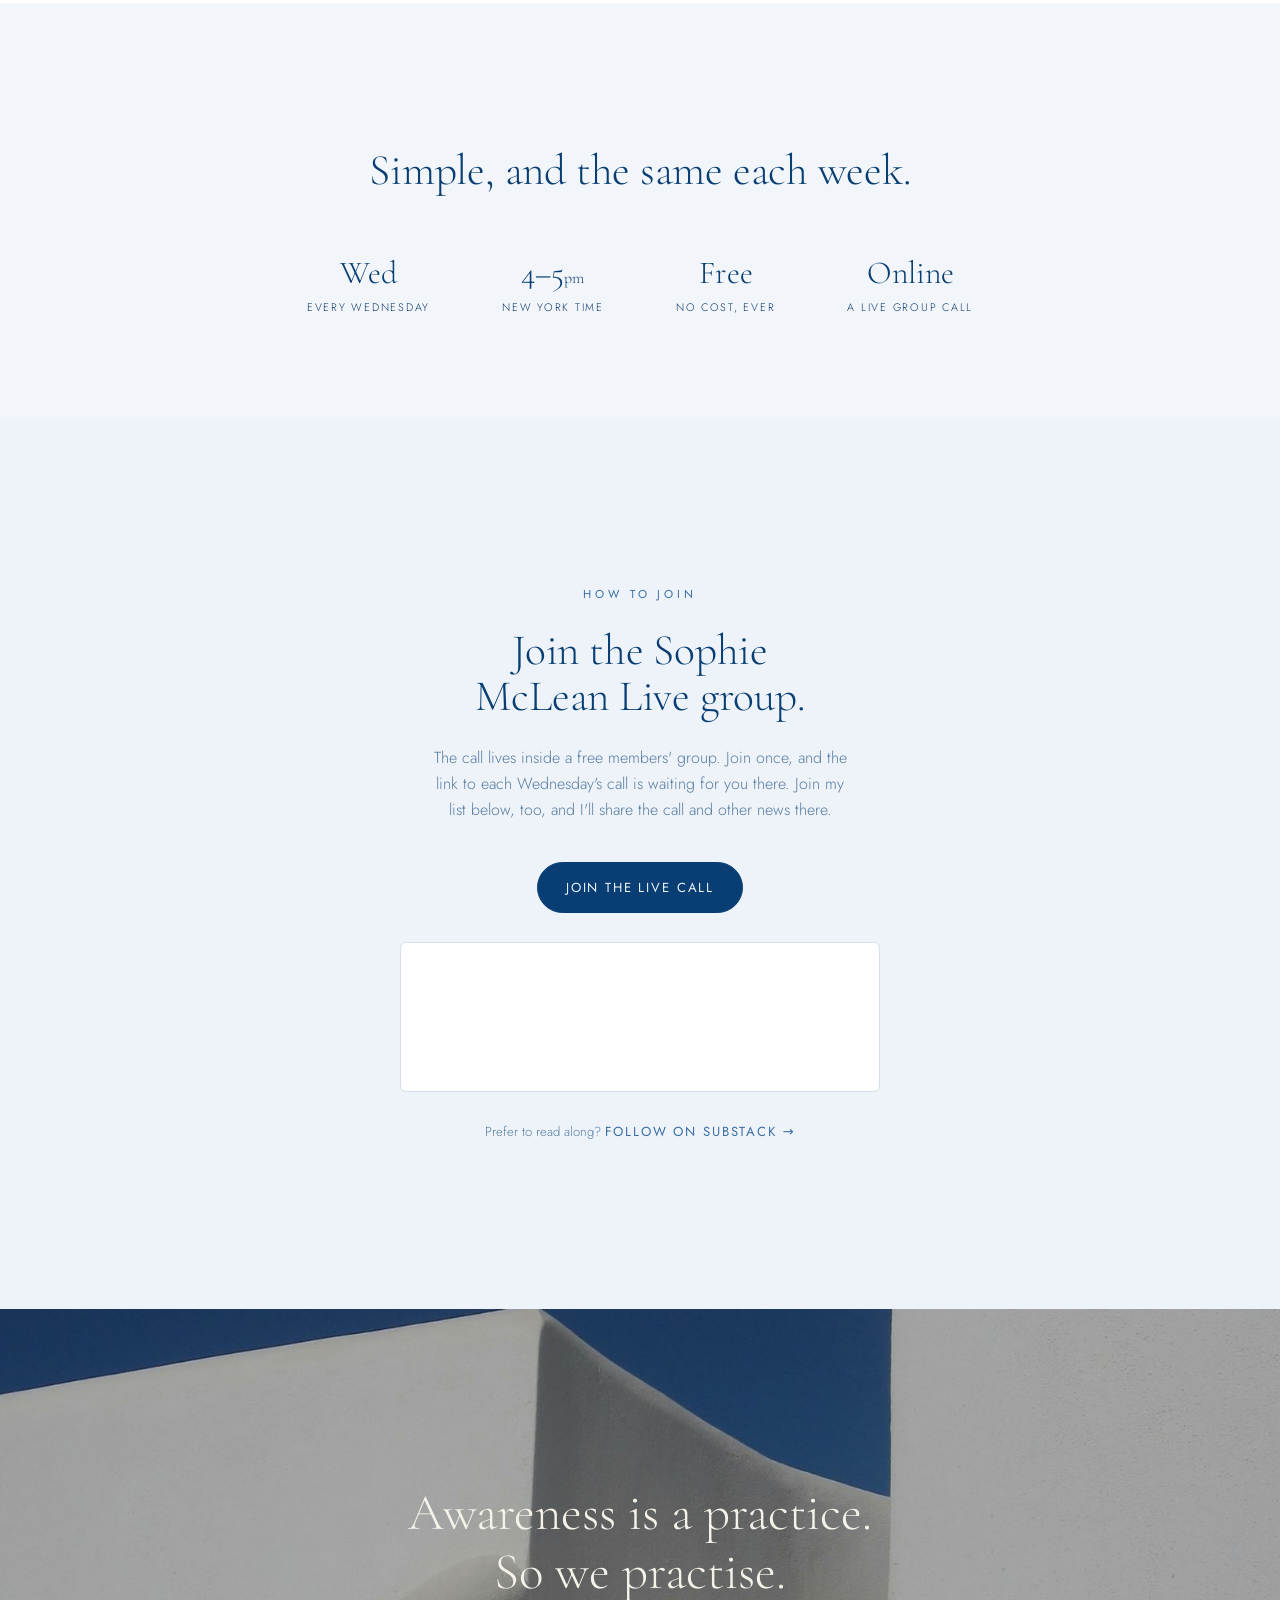
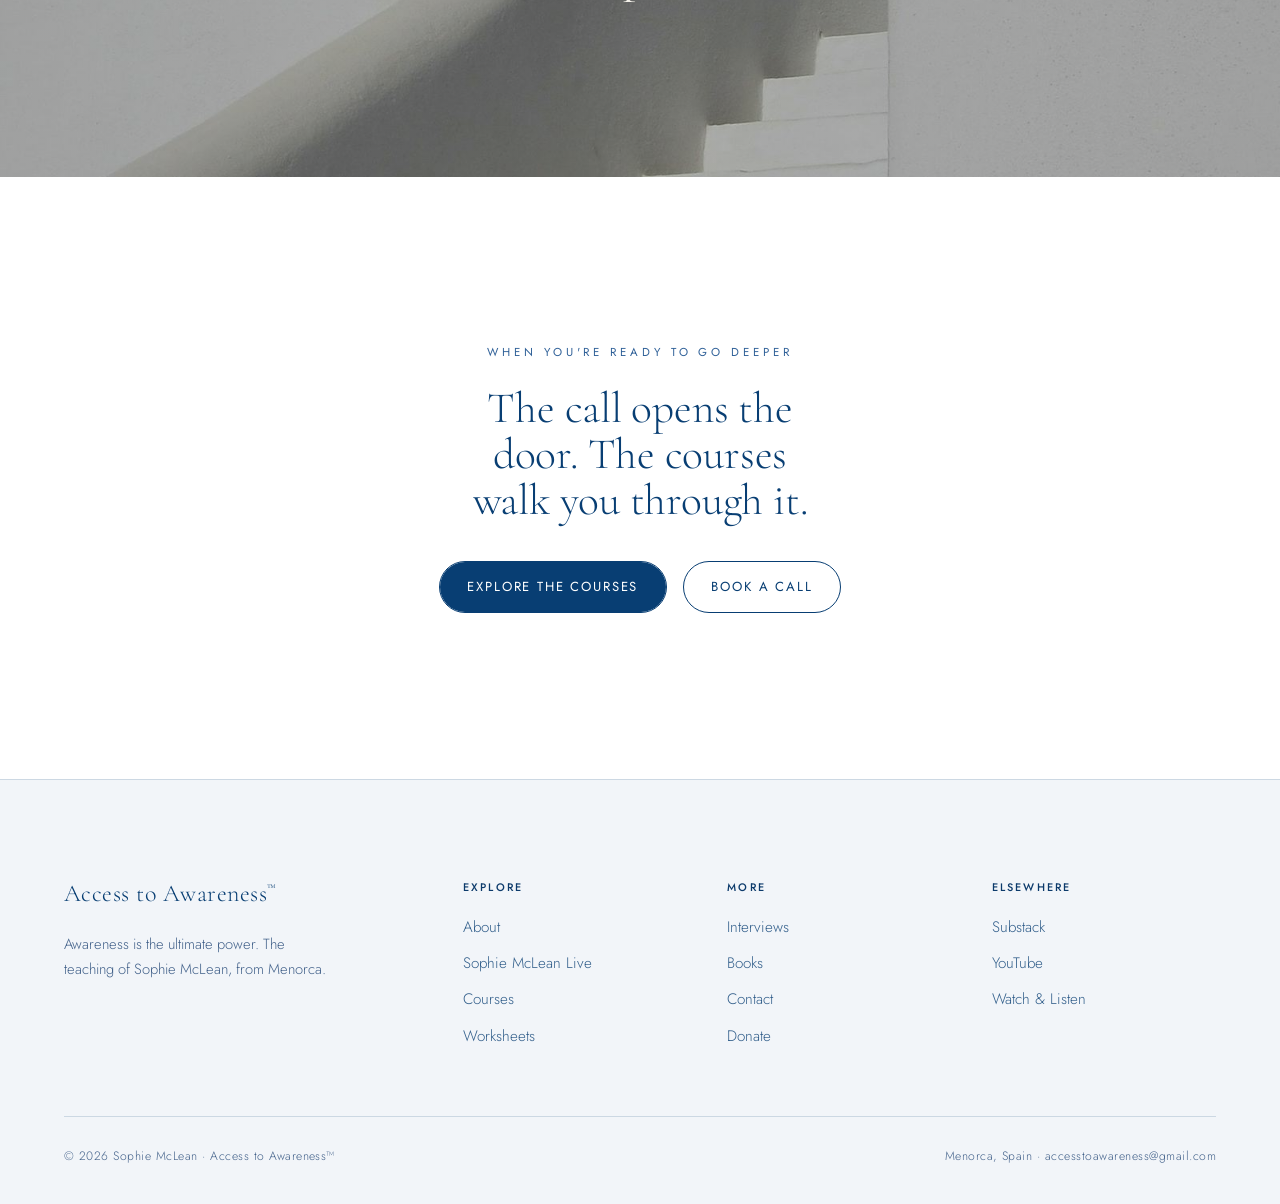
<file: sophiemcleansitefiles (latest)/live.html>
<!DOCTYPE html>
<html lang="en">
<head>
<meta charset="UTF-8" />
<meta name="viewport" content="width=device-width, initial-scale=1.0" />
<title>The Live Call, Access to Awareness™ · Sophie McLean</title>
<meta name="description" content="A free weekly group call with Sophie McLean, one hour, every Wednesday, to practise awareness together. No cost, only your presence." />
<link rel="preconnect" href="https://fonts.googleapis.com" />
<link rel="preconnect" href="https://fonts.gstatic.com" crossorigin />
<link href="https://fonts.googleapis.com/css2?family=Cormorant+Garamond:ital,wght@0,300;0,400;0,500;1,300;1,400&family=Jost:wght@300;400;500&display=swap" rel="stylesheet" />
<link rel="stylesheet" href="styles.css" />
</head>
<body>

<div class="grain"></div>
<div class="progress" id="progress"></div>
<div class="cursor-ring" id="ring"></div>
<div class="cursor-dot" id="dot"></div>
<button class="theme-toggle" id="themeToggle" aria-label="Toggle light and dark">☾</button>

<header class="site" id="header">
 <a href="index.html" class="brand" data-hover>Access to Awareness<sup>™</sup><span>Sophie McLean</span></a>
 <div class="nav-right">
 <nav class="nav-links">
 <a href="about.html">About</a>
 <a href="courses.html">Courses</a>
 <a href="live.html" class="active">Live</a>
 <a href="interviews.html">Interviews</a>
 <a href="books.html">Books</a>
 <a href="contact.html">Contact</a>
 </nav>
 <button class="menu-toggle" id="menuOpen" data-hover>Menu <span class="bars"><i></i><i></i></span></button>
 </div>
</header>

<div class="overlay" id="overlay">
 <button class="close" id="menuClose" data-hover>Close ✕</button>
 <div class="overlay-grid">
 <nav>
 <a href="index.html"><span class="n">01</span>Home</a>
 <a href="about.html"><span class="n">02</span>About</a>
 <a href="live.html" aria-current="page"><span class="n">03</span>Sophie McLean Live</a>
 <a href="courses.html"><span class="n">04</span>Courses</a>
 <a href="worksheets.html"><span class="n">05</span>Worksheets</a>
 <a href="interviews.html"><span class="n">06</span>Interviews</a>
 <a href="books.html"><span class="n">07</span>Books</a>
 <a href="contact.html"><span class="n">08</span>Contact</a>
 <a href="donate.html"><span class="n">09</span>Donate</a>
 </nav>
 <div class="overlay-side">
 <p>For the Master Course and Mentoring, we begin with a conversation.</p>
 <a href="https://calendar.app.google/YEHpZKvGVmbxUsGu7" target="_blank" rel="noopener" class="link-u" data-hover>Book a call →</a><br><br>
 <a href="mailto:accesstoawareness@gmail.com" class="link-u" data-hover>accesstoawareness@gmail.com</a><br><br>
 <a href="https://accesstoawareness.substack.com/" target="_blank" rel="noopener" class="link-u" data-hover>Follow on Substack →</a>
 </div>
 </div>
</div>

<main>

<section class="page-hero">
 <div class="breadcrumb fade-up"><a href="index.html">Home</a> <span>/</span> <span>The Live Call</span></div>
 <p class="eyebrow fade-up">The Live Call</p>
 <h1 class="h-xl" data-split>Every Wednesday, we practise together.</h1>
 <p class="sub fade-up">One hour, live and free, to practise awareness, the ultimate power. No cost, and no requirement. Only your presence.</p>
</section>

<section class="pad-sm">
 <div class="wrap split">
 <div class="split-media img-mask fade-up">
 <img src="images/sophie-olive-tree.jpg" alt="An olive tree in a Menorca courtyard" loading="lazy" />
 </div>
 <div class="split-copy">
 <span class="eyebrow fade-up">What it is</span>
 <h2 class="h-md fade-up" style="margin-bottom:1.4rem;">A weekly hour of awareness.</h2>
 <p class="fade-up">In these times of upheaval and uncertainty, I feel called to offer my work freely. So each week we gather, live, for a single hour, and we practise.</p>
 <p class="fade-up">We take up a question, we look at it honestly, together, and we leave a little more awake than we arrived. Come as you are. Come every week, or come just once. There is nothing to prepare, and nothing to prove.</p>
 <p class="fade-up italic" style="color:var(--olive-dk);font-family:var(--serif);font-size:1.2rem;">This is the simplest way to sit in the room with me.</p>
 </div>
 </div>
</section>

<!-- DETAILS -->
<section class="pad-sm panel">
 <div class="wrap">
 <div class="sec-head center"><span class="eyebrow fade-up">The details</span><h2 class="h-md fade-up">Simple, and the same each week.</h2></div>
 <div class="stats fade-up" style="justify-content:center;gap:clamp(2rem,6vw,4.5rem);text-align:center;">
 <div class="st"><div class="n" style="font-size:2rem;">Wed</div><div class="k">Every Wednesday</div></div>
 <div class="st"><div class="n" style="font-size:2rem;">4–5<span style="font-size:1rem;">pm</span></div><div class="k">New York time</div></div>
 <div class="st"><div class="n" style="font-size:2rem;">Free</div><div class="k">No cost, ever</div></div>
 <div class="st"><div class="n" style="font-size:2rem;">Online</div><div class="k">A live group call</div></div>
 </div>
 </div>
</section>

<!-- HOW TO JOIN -->
<section class="ink-section pad center" id="join">
 <div class="wrap-narrow">
 <p class="eyebrow fade-up">How to join</p>
 <h2 class="h-md fade-up" style="max-width:20ch;margin:1.4rem auto 0;">Join the Sophie McLean Live group.</h2>
 <p class="fade-up" style="max-width:46ch;margin:1.6rem auto 0;">The call lives inside a free members' group. Join once, and the link to each Wednesday's call is waiting for you there. Join my list below, too, and I'll share the call and other news there.</p>
 <div class="fade-up" style="margin-top:2.4rem;">
 <a href="https://www.sophiemclean.com/livecall" target="_blank" rel="noopener" class="btn" style="--c:var(--stay-text);color:var(--stay-bg);background:var(--stay-text);" data-hover>Join the live call</a>
 </div>
 <div class="fade-up substack-embed" style="margin-top:1.8rem;">
 <iframe src="https://accesstoawareness.substack.com/embed" width="480" height="150" style="border:1px solid var(--line); background:#fff; border-radius:6px;" frameborder="0" scrolling="no" title="Subscribe on Substack"></iframe>
 </div>
 <p class="sub-line fade-up">Prefer to read along? <a href="https://accesstoawareness.substack.com/" target="_blank" rel="noopener" class="link-u" data-hover>Follow on Substack →</a></p>
 </div>
</section>

<section class="band">
 <img src="images/sophie-staircase-blue.jpg" alt="White staircase against a blue sky, Menorca" loading="lazy" />
 <div class="band-quote"><blockquote>Awareness is a practice. So we practise.</blockquote></div>
</section>

<!-- DEEPER -->
<section class="pad center">
 <div class="wrap-narrow">
 <p class="eyebrow fade-up" style="margin-bottom:1.4rem;">When you're ready to go deeper</p>
 <h2 class="h-md fade-up" style="max-width:22ch;margin:0 auto;">The call opens the door. The courses walk you through it.</h2>
 <div class="fade-up" style="margin-top:2.4rem;display:flex;gap:1rem;justify-content:center;flex-wrap:wrap;">
 <a href="courses.html" class="btn btn--fill" data-hover>Explore the courses</a>
 <a href="https://calendar.app.google/YEHpZKvGVmbxUsGu7" target="_blank" rel="noopener" class="btn" data-hover>Book a call</a>
 </div>
 </div>
</section>

</main>

<footer class="site">
 <div class="foot-grid">
 <div class="foot-brand">
 <a href="index.html" class="brand" data-hover>Access to Awareness<sup>™</sup></a>
 <p>Awareness is the ultimate power. The teaching of Sophie McLean, from Menorca.</p>
 </div>
 <div class="foot-col">
 <h4>Explore</h4>
 <a href="about.html" data-hover>About</a>
 <a href="live.html" data-hover>Sophie McLean Live</a>
 <a href="courses.html" data-hover>Courses</a>
 <a href="worksheets.html" data-hover>Worksheets</a>
 </div>
 <div class="foot-col">
 <h4>More</h4>
 <a href="interviews.html" data-hover>Interviews</a>
 <a href="books.html" data-hover>Books</a>
 <a href="contact.html" data-hover>Contact</a>
 <a href="donate.html" data-hover>Donate</a>
 </div>
 <div class="foot-col">
 <h4>Elsewhere</h4>
 <a href="https://accesstoawareness.substack.com/" target="_blank" rel="noopener" data-hover>Substack</a>
 <a href="https://www.youtube.com/@sophiemcleanwisdomteacher" target="_blank" rel="noopener" data-hover>YouTube</a>
 <a href="interviews.html" data-hover>Watch &amp; Listen</a>
 </div>
 </div>
 <div class="foot-bottom">
 <span>© <span id="yr"></span> Sophie McLean · Access to Awareness™</span>
 <span>Menorca, Spain · accesstoawareness@gmail.com</span>
 </div>
</footer>

<script src="translations.js"></script>
<script src="app.js"></script>
</body>
</html>
</file>
<file: sophiemcleansitefiles (latest)/styles.css>
/* ============================================================
   ACCESS TO AWARENESS — SOPHIE McLEAN
   Shared design system  ·  quiet-luxury minimalism
   ============================================================ */

:root{
  color-scheme: light;
  --bg:#ffffff; --panel:#f2f5f9; --ink:#083e73; --ink-soft:#42618a;
  --olive:#2f6098; --olive-dk:#0c3a6b; --sand:#3a6ea5;
  --line:rgba(8,62,115,0.16); --particle:8,62,115;
  --stay-bg:#eef3f9; --stay-text:#083e73; --stay-muted:rgba(8,62,115,.66);
  --header-bg:rgba(255,255,255,.85);

  --serif:"Cormorant Garamond", Georgia, "Times New Roman", serif;
  --sans:"Jost", ui-sans-serif, system-ui, -apple-system, "Segoe UI", Helvetica, Arial, sans-serif;
  --ease:cubic-bezier(0.22,1,0.36,1);
  --gutter:clamp(1.4rem,5vw,6rem); --maxw:1240px;
}
/* White/navy is the brand default even when the OS prefers dark; the toggle opts into dark. */
@media (prefers-color-scheme:dark){
  :root:not([data-theme="dark"]){
    color-scheme: light;
    --bg:#ffffff; --panel:#f2f5f9; --ink:#083e73; --ink-soft:#42618a;
    --olive:#2f6098; --olive-dk:#0c3a6b; --sand:#3a6ea5;
    --line:rgba(8,62,115,0.16); --particle:8,62,115;
    --stay-bg:#eef3f9; --stay-text:#083e73; --stay-muted:rgba(8,62,115,.66);
    --header-bg:rgba(255,255,255,.85);
  }
}
:root[data-theme="light"]{
  color-scheme: light;
  --bg:#ffffff; --panel:#f2f5f9; --ink:#083e73; --ink-soft:#42618a;
  --olive:#2f6098; --olive-dk:#0c3a6b; --sand:#3a6ea5;
  --line:rgba(8,62,115,0.16); --particle:8,62,115;
  --stay-bg:#eef3f9; --stay-text:#083e73; --stay-muted:rgba(8,62,115,.66);
  --header-bg:rgba(255,255,255,.85);
}
:root[data-theme="dark"]{
  color-scheme: dark;
  --bg:#0a1c33; --panel:#0f2540; --ink:#e7eef7; --ink-soft:#a3b6cf;
  --olive:#6aa0d6; --olive-dk:#8fb8e2; --sand:#8fb8e2;
  --line:rgba(231,238,247,0.15); --particle:150,180,215;
  --stay-bg:#0f2540; --stay-text:#e7eef7; --stay-muted:rgba(231,238,247,.62);
  --header-bg:rgba(10,28,51,.85);
}

*{ margin:0; padding:0; box-sizing:border-box; }
html{ scroll-behavior:smooth; -webkit-font-smoothing:antialiased; text-rendering:optimizeLegibility; }
body{ background:var(--bg); color:var(--ink); font-family:var(--sans); font-weight:300; line-height:1.65; overflow-x:hidden; }
img{ max-width:100%; display:block; }

.grain{ position:fixed; inset:0; z-index:9998; pointer-events:none; opacity:.5; mix-blend-mode:soft-light;
  background-image:url("data:image/svg+xml,%3Csvg xmlns='http://www.w3.org/2000/svg' width='140' height='140'%3E%3Cfilter id='n'%3E%3CfeTurbulence type='fractalNoise' baseFrequency='0.85' numOctaves='3' stitchTiles='stitch'/%3E%3C/filter%3E%3Crect width='100%25' height='100%25' filter='url(%23n)'/%3E%3C/svg%3E"); }
.progress{ position:fixed; top:0; left:0; height:1px; width:0%; background:var(--olive); z-index:9997; }

.cursor-ring,.cursor-dot{ position:fixed; top:0; left:0; z-index:9999; pointer-events:none; border-radius:50%; transform:translate(-50%,-50%); }
.cursor-ring{ width:38px; height:38px; border:1px solid color-mix(in srgb,var(--ink) 45%,transparent); transition:width .3s var(--ease),height .3s var(--ease),border-color .3s var(--ease); }
.cursor-dot{ width:5px; height:5px; background:var(--ink); }
body.hovering .cursor-ring{ width:64px; height:64px; border-color:var(--olive); }
@media (hover:none),(pointer:coarse){ .cursor-ring,.cursor-dot{ display:none; } }

/* ---- type ---- */
.eyebrow{ font-family:var(--sans); font-weight:400; font-size:.72rem; letter-spacing:.34em; text-transform:uppercase; color:var(--olive); }
h1,h2,h3,h4{ font-family:var(--serif); font-weight:300; line-height:1.06; letter-spacing:-.005em; text-wrap:balance; }
.display{ font-size:clamp(3rem,9vw,8.6rem); }
.h-xl{ font-size:clamp(2.8rem,7vw,6rem); }
.h-lg{ font-size:clamp(2.4rem,5.5vw,5rem); }
.h-md{ font-size:clamp(1.9rem,3.4vw,3.1rem); }
.h-sm{ font-size:clamp(1.5rem,2.4vw,2.1rem); }
.lead{ font-family:var(--serif); font-size:clamp(1.35rem,2.4vw,2rem); font-weight:300; line-height:1.4; color:var(--ink); }
.body{ font-size:1.02rem; color:var(--ink-soft); max-width:44ch; }
.italic{ font-style:italic; }

/* ---- reveal ---- */
.reveal-line{ display:inline-block; overflow:hidden; vertical-align:top; padding-bottom:.14em; margin-bottom:-.14em; }
.word{ display:inline-block; transform:translateY(120%); transition:transform 1s var(--ease); }
.in .word{ transform:translateY(0); }
.fade-up{ opacity:0; transform:translateY(28px); transition:opacity 1.1s ease, transform 1.1s var(--ease); }
.fade-up.in{ opacity:1; transform:none; }
.img-mask{ overflow:hidden; }
.img-mask img{ transform:scale(1.12); transition:transform 1.6s var(--ease); }
.img-mask.in img{ transform:scale(1); }

/* ---- buttons / links ---- */
.btn{ --c:var(--ink); position:relative; display:inline-flex; align-items:center; gap:.7em; font-family:var(--sans); font-weight:400; font-size:.82rem; letter-spacing:.14em; text-transform:uppercase; color:var(--c); text-decoration:none; padding:1.05em 2.1em; border:1px solid var(--c); border-radius:100px; overflow:hidden; background:transparent; transition:color .5s var(--ease); cursor:pointer; z-index:0; }
.btn::before{ content:""; position:absolute; inset:0; z-index:-1; background:var(--c); transform:scaleY(0); transform-origin:bottom; transition:transform .5s var(--ease); }
.btn:hover{ color:var(--bg); }
.btn:hover::before{ transform:scaleY(1); }
.btn--fill{ color:var(--bg); }
.btn--fill::before{ transform:scaleY(1); }
.btn--fill:hover{ color:var(--ink); }
.btn--fill:hover::before{ transform:scaleY(0); }
.link-u{ position:relative; color:var(--ink); text-decoration:none; font-size:.82rem; letter-spacing:.14em; text-transform:uppercase; font-weight:400; white-space:nowrap; }
.link-u::after{ content:""; position:absolute; left:0; bottom:-4px; height:1px; width:100%; background:currentColor; transform:scaleX(0); transform-origin:right; transition:transform .5s var(--ease); }
.link-u:hover::after{ transform:scaleX(1); transform-origin:left; }

/* ---- header ---- */
header.site{ position:fixed; top:0; left:0; width:100%; z-index:1000; display:flex; align-items:center; justify-content:space-between; padding:1.6rem var(--gutter); transition:transform .5s var(--ease),background .5s,padding .5s var(--ease),border-color .5s; border-bottom:1px solid transparent; }
header.site.hidden{ transform:translateY(-100%); }
header.site.scrolled{ background:var(--header-bg); backdrop-filter:blur(14px); padding:1rem var(--gutter); border-bottom:1px solid var(--line); }
.brand{ font-family:var(--serif); font-size:1.28rem; letter-spacing:.02em; color:var(--ink); text-decoration:none; line-height:1; }
.brand sup{ font-size:.5em; vertical-align:super; }
.brand span{ display:block; font-family:var(--sans); font-size:.58rem; font-weight:400; letter-spacing:.34em; text-transform:uppercase; color:var(--olive); margin-top:.4em; }
.nav-right{ display:flex; align-items:center; gap:2rem; }
.nav-links{ display:flex; gap:1.9rem; }
.nav-links a{ font-family:var(--sans); font-size:.78rem; letter-spacing:.12em; text-transform:uppercase; color:var(--ink); text-decoration:none; opacity:.85; position:relative; }
.nav-links a::after{ content:""; position:absolute; left:0; bottom:-5px; height:1px; width:100%; background:var(--olive); transform:scaleX(0); transform-origin:right; transition:transform .45s var(--ease); }
.nav-links a:hover,.nav-links a.active{ opacity:1; }
.nav-links a:hover::after,.nav-links a.active::after{ transform:scaleX(1); transform-origin:left; }
.menu-toggle{ display:flex; align-items:center; gap:.7em; background:none; border:none; font-family:var(--sans); font-size:.76rem; letter-spacing:.18em; text-transform:uppercase; color:var(--ink); cursor:pointer; }
.menu-toggle .bars{ display:inline-flex; flex-direction:column; gap:4px; width:22px; }
.menu-toggle .bars i{ height:1px; width:100%; background:var(--ink); display:block; }
.lang-switch{ display:inline-flex; align-items:center; gap:.45em; font-family:var(--sans); font-weight:400; font-size:.72rem; letter-spacing:.14em; text-transform:uppercase; }
.lang-opt{ background:none; border:none; padding:0; margin:0; font:inherit; letter-spacing:inherit; text-transform:inherit; color:var(--ink-soft); opacity:.6; cursor:pointer; transition:opacity .3s,color .3s; }
button.lang-opt:hover{ opacity:1; color:var(--ink); }
.lang-opt.is-active{ color:var(--olive-dk); opacity:1; cursor:default; }
.lang-sep{ color:var(--line); }
@media(max-width:1040px){ .nav-links{ display:none; } }

/* ---- overlay menu ---- */
.overlay{ position:fixed; inset:0; z-index:1200; background:#072a4d; color:#eef3f9; display:flex; flex-direction:column; justify-content:center; padding:var(--gutter); clip-path:circle(0% at calc(100% - 5rem) 3rem); pointer-events:none; transition:clip-path .8s var(--ease); }
.overlay.open{ clip-path:circle(150% at calc(100% - 5rem) 3rem); pointer-events:auto; }
.overlay .close{ position:absolute; top:1.6rem; right:var(--gutter); background:none; border:none; color:#eef3f9; font-family:var(--sans); font-size:.8rem; letter-spacing:.2em; text-transform:uppercase; cursor:pointer; }
.overlay-grid{ display:grid; grid-template-columns:1.4fr 1fr; gap:3rem; align-items:end; max-width:var(--maxw); margin:0 auto; width:100%; }
.overlay nav{ display:flex; flex-direction:column; gap:.1rem; }
.overlay nav a{ font-family:var(--serif); font-size:clamp(1.7rem,3.8vw,2.9rem); font-weight:300; color:#eef3f9; text-decoration:none; line-height:1.24; opacity:.55; transition:opacity .4s,padding-left .4s var(--ease); width:fit-content; }
.overlay nav a:hover,.overlay nav a[aria-current]{ opacity:1; padding-left:.6rem; }
.overlay nav a .n{ font-family:var(--sans); font-size:.6rem; letter-spacing:.2em; vertical-align:top; color:#6fa0d4; margin-right:.7em; }
.overlay-side{ border-left:1px solid rgba(238,243,249,.18); padding-left:2.4rem; }
.overlay-side p{ color:rgba(238,243,249,.6); font-size:.92rem; margin-bottom:1.4rem; max-width:30ch; }
.overlay-side a{ color:#eef3f9; }
@media(max-width:760px){ .overlay-grid{ grid-template-columns:1fr; gap:2rem; } .overlay-side{ border:none; padding-left:0; } }

/* ---- layout ---- */
main{ position:relative; }
.wrap{ max-width:var(--maxw); margin:0 auto; padding-left:var(--gutter); padding-right:var(--gutter); }
.wrap-narrow{ max-width:820px; margin:0 auto; padding-left:var(--gutter); padding-right:var(--gutter); }
.pad{ padding-top:clamp(6rem,13vw,11rem); padding-bottom:clamp(6rem,13vw,11rem); }
.pad-sm{ padding-top:clamp(4rem,8vw,7rem); padding-bottom:clamp(4rem,8vw,7rem); }
.center{ text-align:center; }
.panel{ background:var(--panel); }
.ink-section{ background:var(--stay-bg); color:var(--stay-text); }
.ink-section .eyebrow{ color:var(--sand); }
.ink-section h1,.ink-section h2,.ink-section h3{ color:var(--stay-text); }
.ink-section p{ color:var(--stay-muted); }
.sec-head{ margin-bottom:4rem; }
.sec-head .eyebrow{ display:block; margin-bottom:1.4rem; }

/* ---- home hero ---- */
.hero{ position:relative; min-height:100svh; display:flex; align-items:center; justify-content:center; text-align:center; padding:8rem var(--gutter) 6rem; }
#sphere{ position:absolute; inset:0; width:100%; height:100%; display:block; z-index:0; }
.hero-veil{ position:absolute; inset:0; z-index:1; background:radial-gradient(ellipse 60% 55% at 50% 46%, color-mix(in srgb,var(--bg) 55%,transparent) 0%, transparent 70%); pointer-events:none; }
.hero-inner{ position:relative; z-index:2; max-width:1000px; }
.hero .eyebrow{ margin-bottom:2rem; }
.hero .lead{ margin:2.2rem auto 0; max-width:34ch; color:var(--ink-soft); }
.hero-cta{ margin-top:3rem; display:flex; gap:1rem; justify-content:center; flex-wrap:wrap; }
.scrollcue{ position:absolute; bottom:2.2rem; left:50%; transform:translateX(-50%); z-index:2; display:flex; flex-direction:column; align-items:center; gap:.8rem; }
.scrollcue span{ font-size:.62rem; letter-spacing:.3em; text-transform:uppercase; color:var(--ink-soft); }
.scrollcue .l{ width:1px; height:52px; background:linear-gradient(var(--olive),transparent); position:relative; overflow:hidden; }
.scrollcue .l::after{ content:""; position:absolute; top:-50%; left:0; width:100%; height:50%; background:var(--ink); animation:cue 2.4s var(--ease) infinite; }
@keyframes cue{ 0%{ top:-50%; } 60%,100%{ top:100%; } }

/* ---- interior page hero ---- */
.page-hero{ padding:clamp(9rem,18vh,13rem) var(--gutter) clamp(3rem,6vw,5rem); text-align:center; position:relative; }
.page-hero .eyebrow{ display:block; margin-bottom:1.6rem; }
.page-hero h1{ margin:0 auto; max-width:16ch; }
.page-hero .sub{ margin:2rem auto 0; max-width:46ch; color:var(--ink-soft); font-family:var(--serif); font-size:clamp(1.2rem,2vw,1.6rem); font-style:italic; line-height:1.4; }
.page-hero .breadcrumb{ display:flex; gap:.6em; justify-content:center; font-size:.68rem; letter-spacing:.2em; text-transform:uppercase; color:var(--olive); margin-bottom:1.6rem; }
.page-hero .breadcrumb a{ color:var(--olive); text-decoration:none; opacity:.75; }
.page-hero .breadcrumb a:hover{ opacity:1; }

/* ---- marquee ---- */
.marquee{ border-top:1px solid var(--line); border-bottom:1px solid var(--line); overflow:hidden; padding:1.7rem 0; white-space:nowrap; }
.marquee-track{ display:inline-block; will-change:transform; animation:scrollx 42s linear infinite; }
@keyframes scrollx{ from{ transform:translateX(0);} to{ transform:translateX(-50%);} }
.marquee-track span{ font-family:var(--serif); font-style:italic; font-size:clamp(1.4rem,2.6vw,2.3rem); color:var(--ink); padding:0 2.2rem; }
.marquee-track span::after{ content:"·"; color:var(--olive); margin-left:4.4rem; }

/* ---- invite / prose ---- */
.invite{ text-align:center; }
.invite .lead{ max-width:26ch; margin:0 auto; }
.invite-body{ margin:2.6rem auto 0; max-width:52ch; color:var(--ink-soft); font-size:1.08rem; }
.invite-body p{ margin-bottom:1.4rem; }
.whisper{ margin-top:2.6rem; font-family:var(--serif); font-style:italic; font-size:1.25rem; color:var(--olive-dk); }
.prose p{ color:var(--ink-soft); font-size:1.08rem; margin-bottom:1.5rem; }
.prose p:first-of-type{ font-family:var(--serif); font-size:clamp(1.3rem,2.2vw,1.7rem); color:var(--ink); line-height:1.45; }
.prose h3{ font-size:clamp(1.6rem,2.6vw,2.2rem); margin:3rem 0 1rem; }
.prose .pull{ font-family:var(--serif); font-style:italic; font-size:clamp(1.5rem,2.8vw,2.2rem); color:var(--olive-dk); line-height:1.3; margin:2.4rem 0; text-align:center; }

/* ---- offers list ---- */
.offer{ display:grid; grid-template-columns:auto 1fr auto; gap:2.5rem; align-items:center; padding:2.8rem 0; border-top:1px solid var(--line); text-decoration:none; color:var(--ink); transition:padding .5s var(--ease); }
.offer:last-child{ border-bottom:1px solid var(--line); }
.offer .num{ font-family:var(--sans); font-size:.78rem; letter-spacing:.1em; color:var(--olive); align-self:flex-start; padding-top:.6rem; }
.offer .mid h3{ font-size:clamp(1.9rem,3.4vw,2.9rem); transition:transform .5s var(--ease); }
.offer .mid p{ color:var(--ink-soft); max-width:52ch; margin-top:.7rem; font-size:1rem; }
.offer .meta{ display:flex; gap:1.4rem; margin-top:1rem; flex-wrap:wrap; }
.offer .meta span{ font-size:.68rem; letter-spacing:.16em; text-transform:uppercase; color:var(--olive-dk); border:1px solid var(--line); border-radius:100px; padding:.35em 1em; }
.offer .go{ font-family:var(--sans); font-size:.76rem; letter-spacing:.14em; text-transform:uppercase; white-space:nowrap; display:flex; align-items:center; gap:.6em; transition:transform .5s var(--ease),color .5s; color:var(--ink-soft); }
.offer .go svg{ width:26px; transition:transform .5s var(--ease); }
.offer:hover{ padding-left:1.2rem; padding-right:.4rem; }
.offer:hover .mid h3{ transform:translateX(6px); }
.offer:hover .go{ color:var(--olive-dk); }
.offer:hover .go svg{ transform:translateX(8px); }
@media(max-width:760px){ .offer{ grid-template-columns:1fr; gap:.9rem; padding:2.2rem 0; } .offer .num{ padding-top:0; } .offer .go{ margin-top:.6rem; } }

/* ---- two-column media ---- */
.split{ display:grid; grid-template-columns:1fr 1fr; gap:clamp(2.5rem,6vw,6rem); align-items:center; }
.split.reverse .split-media{ order:2; }
.split-media{ position:relative; aspect-ratio:4/5; border-radius:2px; overflow:hidden; background:var(--panel); }
.split-media img{ width:100%; height:100%; object-fit:cover; }
.split-media.tall{ aspect-ratio:3/4; }
.split-media.wide{ aspect-ratio:1/1; }
.split-copy p{ color:var(--ink-soft); margin-bottom:1.3rem; font-size:1.05rem; max-width:46ch; }
.split-copy .eyebrow{ display:block; margin-bottom:1.4rem; }
.about-truth{ font-family:var(--serif); font-style:italic; font-size:clamp(1.5rem,2.6vw,2.1rem); color:var(--ink); line-height:1.3; }
.stats{ display:flex; gap:2.8rem; margin-top:2.6rem; flex-wrap:wrap; }
.stats .st .n{ font-family:var(--serif); font-size:2.6rem; line-height:1; }
.stats .st .k{ font-size:.68rem; letter-spacing:.16em; text-transform:uppercase; color:var(--olive-dk); margin-top:.6rem; }
@media(max-width:820px){ .split{ grid-template-columns:1fr; } .split.reverse .split-media{ order:0; } .split-media{ max-width:460px; } }

/* ---- full-bleed image band ---- */
.band{ position:relative; height:clamp(340px,52vh,620px); overflow:hidden; }
.band img{ width:100%; height:100%; object-fit:cover; }
.band .band-quote{ position:absolute; inset:0; display:flex; align-items:center; justify-content:center; text-align:center; padding:2rem; background:linear-gradient(rgba(20,20,14,.28),rgba(20,20,14,.28)); }
.band .band-quote blockquote{ font-family:var(--serif); font-weight:300; color:#F5F2EA; font-size:clamp(1.8rem,4vw,3.4rem); max-width:20ch; line-height:1.15; }
.band .band-quote .band-attr{ display:block; font-family:var(--sans,inherit); font-size:.68rem; letter-spacing:.18em; text-transform:uppercase; color:#F5F2EA; opacity:.75; margin-top:1.2rem; }

/* ---- quote ---- */
.quote{ text-align:center; }
.quote blockquote{ font-family:var(--serif); font-weight:300; font-size:clamp(2rem,5vw,4rem); line-height:1.14; max-width:18ch; margin:0 auto; }
.quote .attr{ margin-top:2.2rem; font-size:.74rem; letter-spacing:.22em; text-transform:uppercase; color:var(--olive-dk); }

/* ---- testimonial (longer, paragraph-length quotes) ---- */
.testimonial{ text-align:center; }
.testimonial blockquote{ font-family:var(--serif); font-style:italic; font-weight:300; font-size:clamp(1.25rem,2vw,1.6rem); line-height:1.5; color:var(--ink); max-width:52ch; margin:0 auto; }
.testimonial .attr{ margin-top:1.6rem; font-size:.74rem; letter-spacing:.16em; text-transform:uppercase; color:var(--olive-dk); }

/* ---- books ---- */
.books-grid{ display:grid; grid-template-columns:1fr 1fr; gap:clamp(2.5rem,6vw,5rem); }
.book{ display:flex; gap:2.2rem; align-items:flex-start; }
.book-cover{ flex:0 0 168px; border-radius:2px; box-shadow:0 24px 50px -24px rgba(0,0,0,.5); overflow:hidden; transition:transform .6s var(--ease); background:var(--panel); }
.book-cover img{ width:100%; height:auto; }
.book:hover .book-cover{ transform:translateY(-8px) rotate(-1.4deg); }
.book-info h3{ font-size:1.7rem; }
.book-info .by{ font-size:.7rem; letter-spacing:.18em; text-transform:uppercase; color:var(--olive); margin:.5rem 0 .9rem; }
.book-info p{ color:var(--ink-soft); font-size:.98rem; margin:0 0 1.2rem; max-width:38ch; }
@media(max-width:520px){ .books-grid{ grid-template-columns:1fr; } .book{ flex-direction:column; } .book-cover{ flex-basis:auto; max-width:200px; } }

/* ---- card grid (events, interviews) ---- */
.cards{ display:grid; grid-template-columns:repeat(auto-fill,minmax(280px,1fr)); gap:clamp(1.6rem,3vw,2.4rem); }
.card{ display:block; text-decoration:none; color:var(--ink); border:1px solid var(--line); border-radius:3px; overflow:hidden; background:var(--bg); transition:transform .5s var(--ease),border-color .5s; }
.card:hover{ transform:translateY(-6px); border-color:var(--olive); }
.card .card-media{ aspect-ratio:16/10; overflow:hidden; background:var(--panel); }
.cards--square .card-media{ aspect-ratio:1/1; }
.card .card-media img{ width:100%; height:100%; object-fit:cover; transition:transform .8s var(--ease); }
.card:hover .card-media img{ transform:scale(1.05); }
.card .card-body{ padding:1.5rem 1.5rem 1.8rem; }
.card .k{ font-size:.64rem; letter-spacing:.2em; text-transform:uppercase; color:var(--olive); }
.card h3{ font-size:1.4rem; margin:.7rem 0 .5rem; line-height:1.15; }
.card p{ color:var(--ink-soft); font-size:.92rem; }

/* ---- events list ---- */
.event{ display:grid; grid-template-columns:auto 1fr auto; gap:2.2rem; align-items:center; padding:2.2rem 0; border-top:1px solid var(--line); }
.event:last-child{ border-bottom:1px solid var(--line); }
.event .when{ font-family:var(--serif); font-size:1.3rem; color:var(--olive-dk); min-width:8ch; }
.event .what h3{ font-size:1.5rem; }
.event .what p{ color:var(--ink-soft); font-size:.95rem; margin-top:.3rem; }
@media(max-width:680px){ .event{ grid-template-columns:1fr; gap:.6rem; } }

/* ---- stay / newsletter ---- */
.form{ display:flex; gap:.8rem; max-width:460px; margin:2.6rem auto 0; flex-wrap:wrap; justify-content:center; }
.form input{ flex:1 1 240px; background:transparent; border:none; border-bottom:1px solid color-mix(in srgb,var(--stay-text) 35%,transparent); color:var(--stay-text); font-family:var(--sans); font-size:1rem; padding:.9rem .4rem; outline:none; transition:border-color .4s; }
.form input::placeholder{ color:color-mix(in srgb,var(--stay-text) 40%,transparent); }
.form input:focus{ border-color:var(--olive); }
.form button{ background:var(--stay-text); color:var(--stay-bg); border:none; border-radius:100px; padding:.95em 2rem; font-family:var(--sans); font-size:.78rem; letter-spacing:.14em; text-transform:uppercase; cursor:pointer; transition:background .4s,color .4s; }
.form button:hover{ background:var(--olive); color:#fff; }
.form-note{ margin-top:1rem; font-size:.8rem; color:var(--sand); min-height:1.2em; letter-spacing:.05em; }
.substack-embed{ display:flex; justify-content:center; margin:2.6rem auto 0; max-width:480px; }
.substack-embed iframe{ width:100%; max-width:480px; }
.sub-line{ margin-top:1.8rem; font-size:.82rem; }
.sub-line a{ color:var(--sand); }

/* ---- contact / booking ---- */
.contact-grid{ display:grid; grid-template-columns:1fr 1fr; gap:clamp(2.5rem,6vw,5rem); align-items:start; }
.note-card{ border:1px solid var(--line); border-radius:3px; padding:2.2rem; }
.note-card h3{ font-size:1.5rem; margin-bottom:.8rem; }
.note-card p{ color:var(--ink-soft); font-size:.98rem; margin-bottom:1rem; }
.who-list{ list-style:none; display:flex; flex-direction:column; gap:1.1rem; margin:1.6rem 0; }
.who-list li{ display:flex; gap:1rem; align-items:flex-start; color:var(--ink-soft); }
.who-list li::before{ content:""; flex:0 0 8px; height:8px; margin-top:.55em; border-radius:50%; background:var(--olive); }
@media(max-width:760px){ .contact-grid{ grid-template-columns:1fr; } }

/* ---- price tiers ---- */
.price-tiers{ display:grid; grid-template-columns:repeat(3,1fr); gap:1.1rem; margin-top:1.8rem; max-width:56rem; }
.price-tiers .tier{ border:1px solid var(--line); border-radius:3px; padding:1.7rem 1.4rem; text-align:center; transition:border-color .4s var(--ease); display:flex; flex-direction:column; }
.price-tiers .tier.is-suggested{ border-color:var(--olive); position:relative; }
.price-tiers .tier-badge{ position:absolute; top:-.7em; left:50%; transform:translateX(-50%); background:var(--bg); padding:0 .8em; font-size:.62rem; letter-spacing:.14em; text-transform:uppercase; color:var(--olive-dk); white-space:nowrap; }
.price-tiers .amount{ display:block; font-family:var(--serif); font-size:2.1rem; color:var(--ink); line-height:1; }
.price-tiers .label{ display:block; margin-top:.6rem; font-size:.66rem; letter-spacing:.16em; text-transform:uppercase; color:var(--olive-dk); }
.price-tiers p{ margin-top:.9rem; font-size:.86rem; color:var(--ink-soft); line-height:1.5; flex:1 0 auto; }
.price-tiers .tier-btn{ align-self:center; margin-top:1.4rem; font-family:var(--sans); font-weight:400; font-size:.7rem; letter-spacing:.14em; text-transform:uppercase; color:var(--ink); text-decoration:none; border:1px solid var(--ink); border-radius:100px; padding:.75em 1.7em; cursor:pointer; transition:background .4s var(--ease),color .4s,border-color .4s; }
.price-tiers .tier-btn:hover{ background:var(--ink); color:var(--bg); }
.price-tiers .tier.is-suggested .tier-btn{ background:var(--olive-dk); border-color:var(--olive-dk); color:#fff; }
.price-tiers .tier.is-suggested .tier-btn:hover{ background:var(--ink); border-color:var(--ink); color:var(--bg); }
@media(max-width:760px){ .price-tiers{ grid-template-columns:1fr; } }

/* ---- final cta ---- */
.final{ text-align:center; }
.final h2{ max-width:16ch; margin:0 auto; }
.final p{ color:var(--ink-soft); margin:1.8rem auto 2.6rem; max-width:42ch; }
.final .humour{ margin-top:3.5rem; font-family:var(--serif); font-style:italic; font-size:1.15rem; color:var(--olive-dk); }
.micro{ font-size:.82rem; color:var(--olive); letter-spacing:.02em; margin-top:1.2rem; }

/* ---- footer ---- */
footer.site{ background:var(--panel); border-top:1px solid var(--line); padding:clamp(4rem,8vw,7rem) var(--gutter) 2.4rem; }
.foot-grid{ max-width:var(--maxw); margin:0 auto; display:grid; grid-template-columns:1.6fr 1fr 1fr 1fr; gap:2.5rem; }
.foot-brand .brand{ font-size:1.5rem; }
.foot-brand p{ color:var(--ink-soft); font-size:.92rem; margin-top:1.4rem; max-width:30ch; }
.foot-col h4{ font-family:var(--sans); font-weight:500; font-size:.68rem; letter-spacing:.2em; text-transform:uppercase; color:var(--olive-dk); margin-bottom:1.3rem; }
.foot-col a{ display:block; color:var(--ink); text-decoration:none; font-size:.95rem; margin-bottom:.7rem; opacity:.82; transition:opacity .3s, padding-left .3s var(--ease); width:fit-content; }
.foot-col a:hover{ opacity:1; padding-left:.4rem; }
.foot-bottom{ max-width:var(--maxw); margin:3.5rem auto 0; padding-top:1.8rem; border-top:1px solid var(--line); display:flex; justify-content:space-between; flex-wrap:wrap; gap:1rem; font-size:.76rem; color:var(--ink-soft); letter-spacing:.04em; }
@media(max-width:860px){ .foot-grid{ grid-template-columns:1fr 1fr; } .foot-brand{ grid-column:1/-1; } }

/* ---- theme toggle ---- */
.theme-toggle{ position:fixed; bottom:1.4rem; left:1.4rem; z-index:1100; width:40px; height:40px; border-radius:50%; border:1px solid var(--line); background:var(--header-bg); backdrop-filter:blur(10px); color:var(--ink); cursor:pointer; font-size:1rem; display:flex; align-items:center; justify-content:center; transition:transform .4s var(--ease); }
.theme-toggle:hover{ transform:scale(1.08); }

@media (prefers-reduced-motion:reduce){
  *{ animation:none !important; transition:none !important; }
  .word{ transform:none !important; } .fade-up{ opacity:1 !important; transform:none !important; }
  .img-mask img{ transform:none !important; }
  html{ scroll-behavior:auto; }
}
</file>
